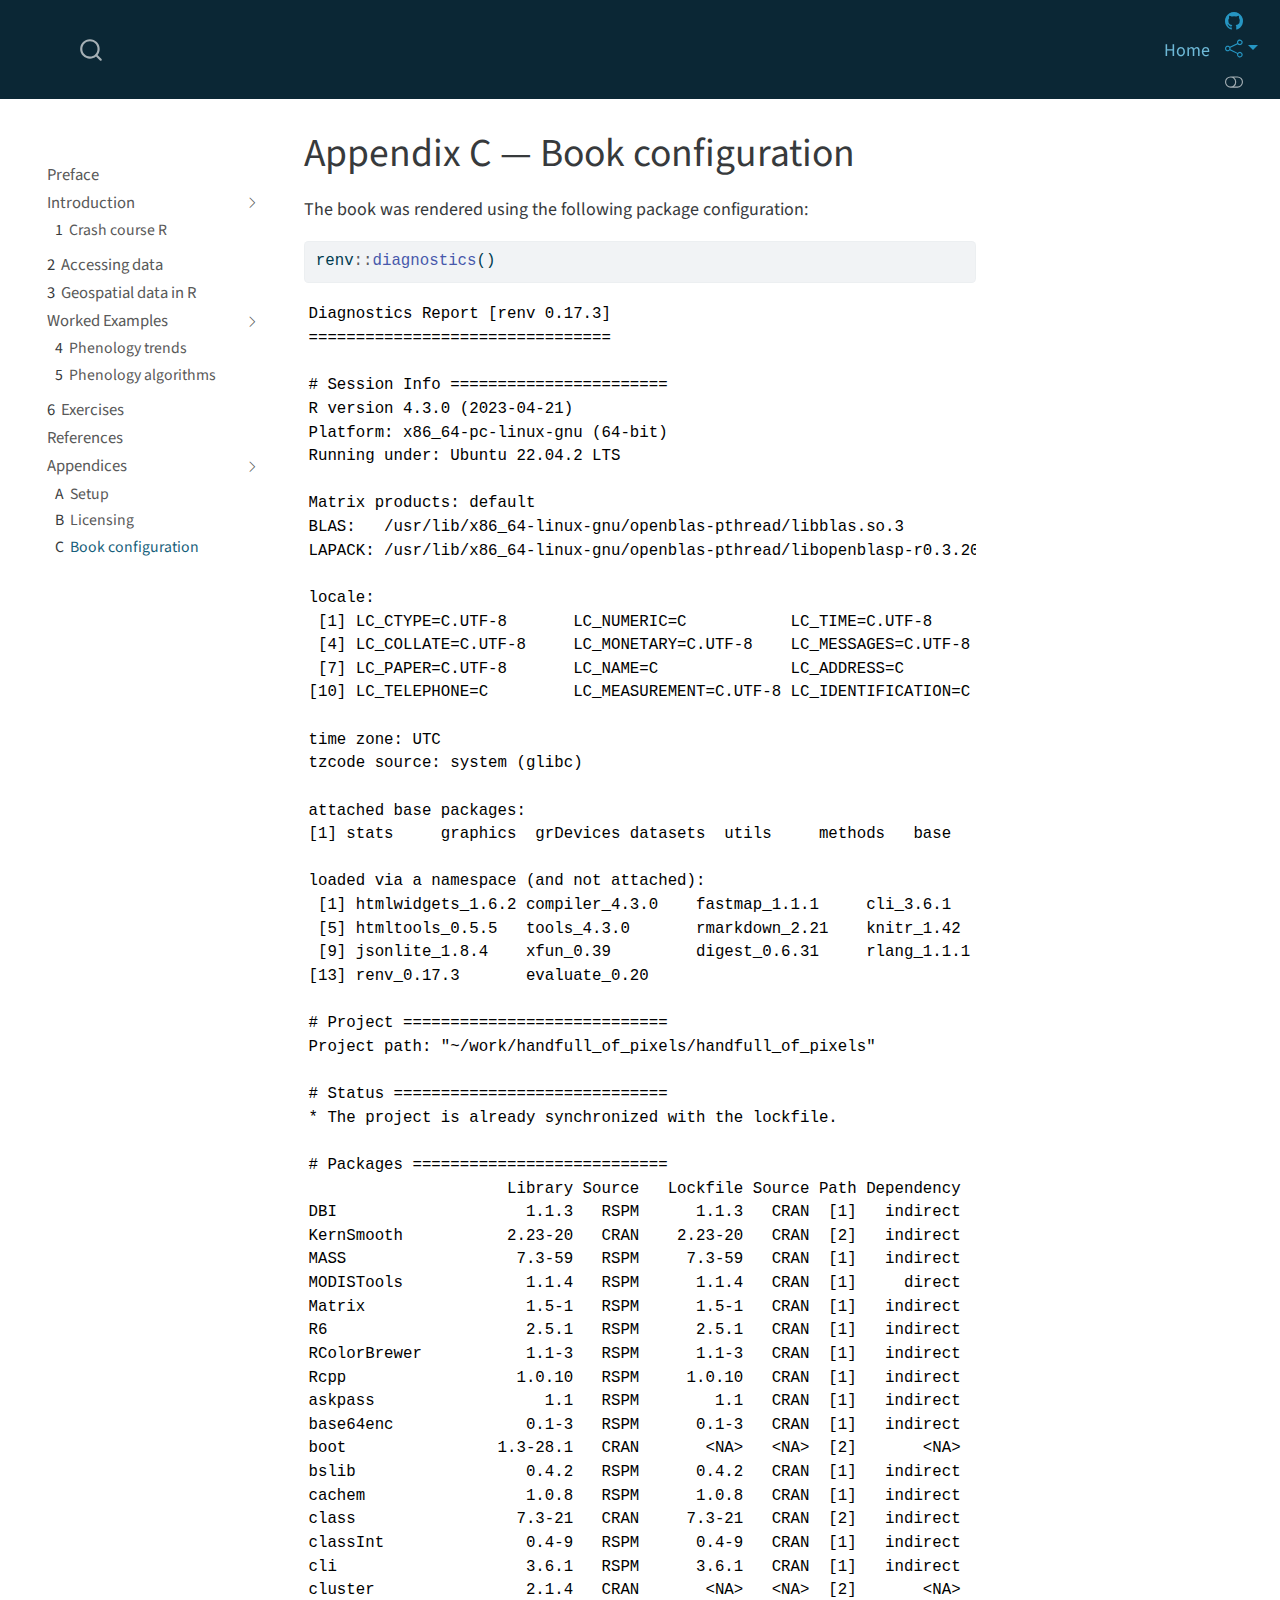
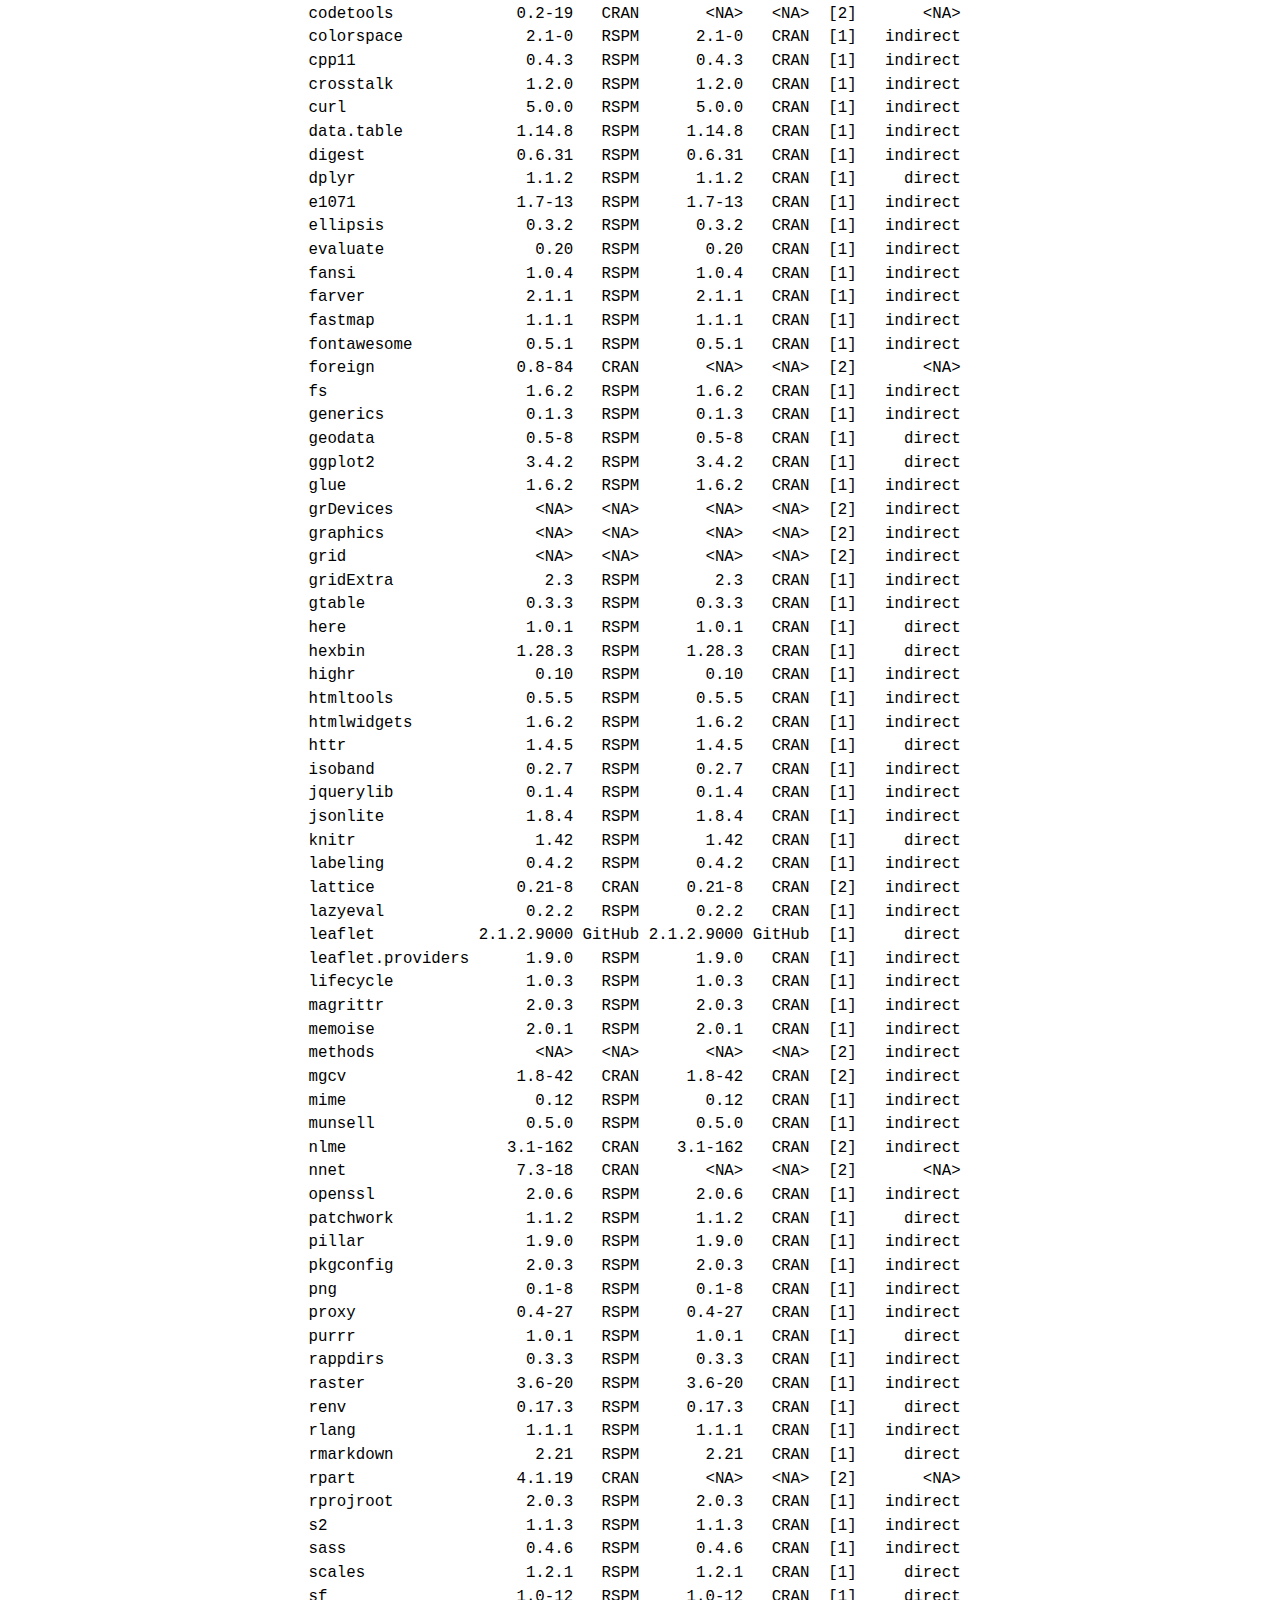
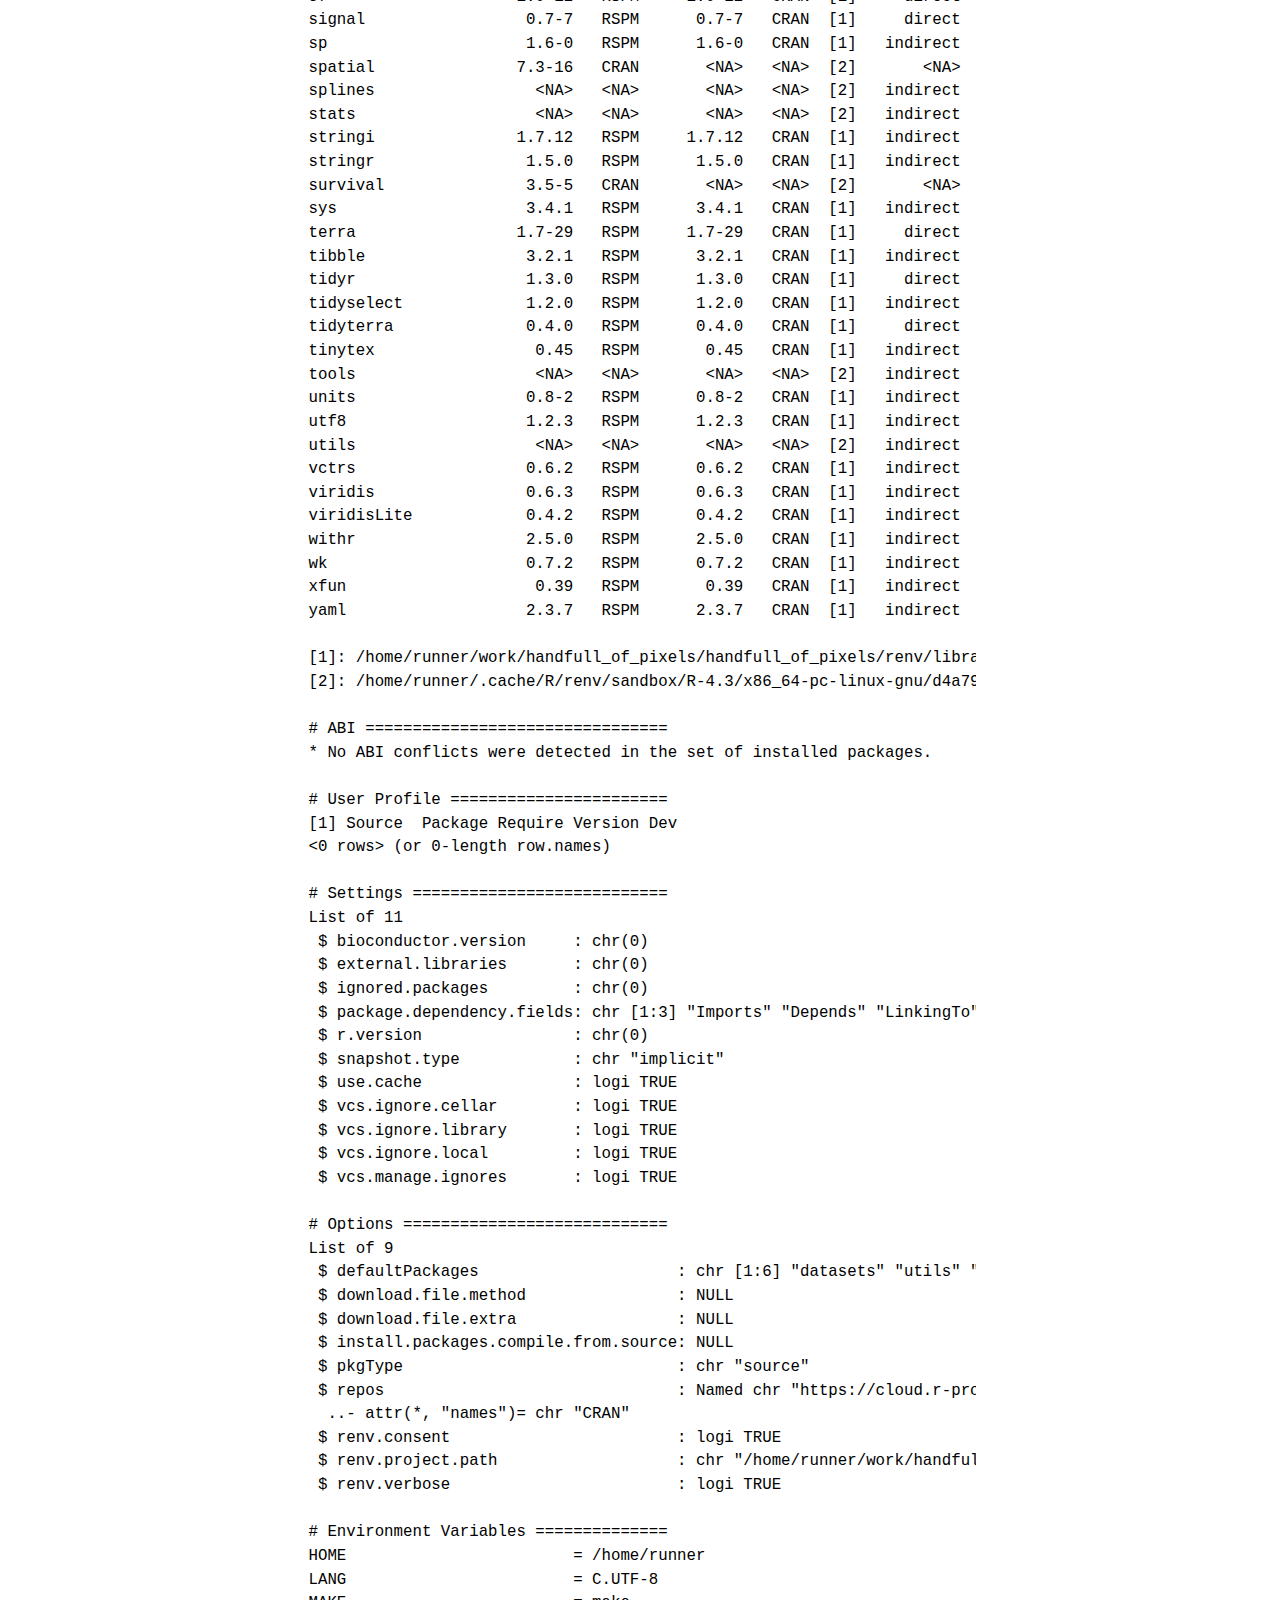
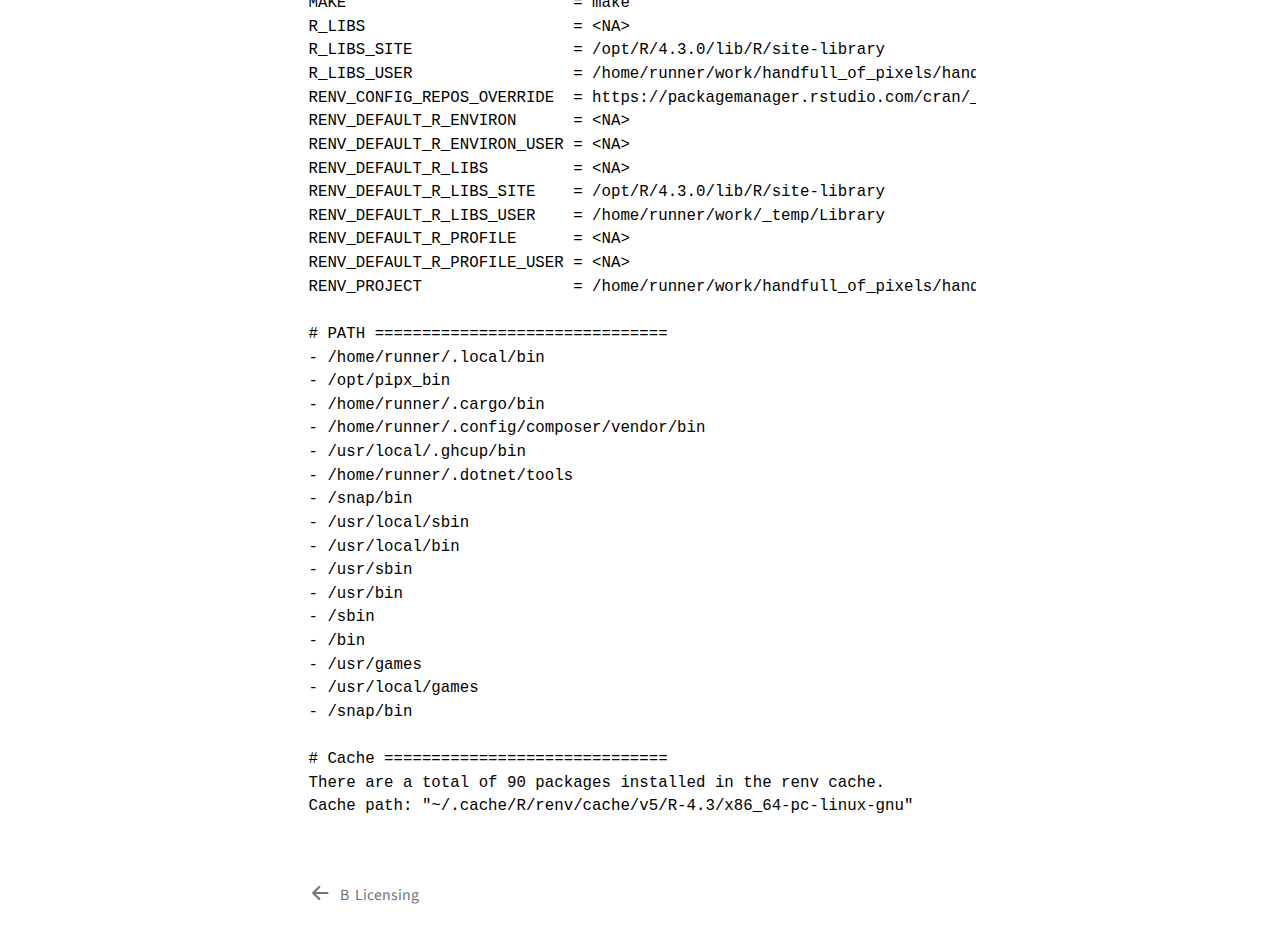
<file: appendix_config.html>
<!DOCTYPE html>
<html xmlns="http://www.w3.org/1999/xhtml" lang="en" xml:lang="en"><head>

<meta charset="utf-8">
<meta name="generator" content="quarto-1.3.353">

<meta name="viewport" content="width=device-width, initial-scale=1.0, user-scalable=yes">


<title>A Handfull of Pixels - Appendix C — Book configuration</title>
<style>
code{white-space: pre-wrap;}
span.smallcaps{font-variant: small-caps;}
div.columns{display: flex; gap: min(4vw, 1.5em);}
div.column{flex: auto; overflow-x: auto;}
div.hanging-indent{margin-left: 1.5em; text-indent: -1.5em;}
ul.task-list{list-style: none;}
ul.task-list li input[type="checkbox"] {
  width: 0.8em;
  margin: 0 0.8em 0.2em -1em; /* quarto-specific, see https://github.com/quarto-dev/quarto-cli/issues/4556 */ 
  vertical-align: middle;
}
/* CSS for syntax highlighting */
pre > code.sourceCode { white-space: pre; position: relative; }
pre > code.sourceCode > span { display: inline-block; line-height: 1.25; }
pre > code.sourceCode > span:empty { height: 1.2em; }
.sourceCode { overflow: visible; }
code.sourceCode > span { color: inherit; text-decoration: inherit; }
div.sourceCode { margin: 1em 0; }
pre.sourceCode { margin: 0; }
@media screen {
div.sourceCode { overflow: auto; }
}
@media print {
pre > code.sourceCode { white-space: pre-wrap; }
pre > code.sourceCode > span { text-indent: -5em; padding-left: 5em; }
}
pre.numberSource code
  { counter-reset: source-line 0; }
pre.numberSource code > span
  { position: relative; left: -4em; counter-increment: source-line; }
pre.numberSource code > span > a:first-child::before
  { content: counter(source-line);
    position: relative; left: -1em; text-align: right; vertical-align: baseline;
    border: none; display: inline-block;
    -webkit-touch-callout: none; -webkit-user-select: none;
    -khtml-user-select: none; -moz-user-select: none;
    -ms-user-select: none; user-select: none;
    padding: 0 4px; width: 4em;
  }
pre.numberSource { margin-left: 3em;  padding-left: 4px; }
div.sourceCode
  {   }
@media screen {
pre > code.sourceCode > span > a:first-child::before { text-decoration: underline; }
}
</style>


<script src="site_libs/quarto-nav/quarto-nav.js"></script>
<script src="site_libs/quarto-nav/headroom.min.js"></script>
<script src="site_libs/clipboard/clipboard.min.js"></script>
<script src="site_libs/quarto-search/autocomplete.umd.js"></script>
<script src="site_libs/quarto-search/fuse.min.js"></script>
<script src="site_libs/quarto-search/quarto-search.js"></script>
<meta name="quarto:offset" content="./">
<link href="./appendix_licensing.html" rel="prev">
<link href="./figures/favicon.ico" rel="icon">
<script src="site_libs/quarto-html/quarto.js"></script>
<script src="site_libs/quarto-html/popper.min.js"></script>
<script src="site_libs/quarto-html/tippy.umd.min.js"></script>
<script src="site_libs/quarto-html/anchor.min.js"></script>
<link href="site_libs/quarto-html/tippy.css" rel="stylesheet">
<link href="site_libs/quarto-html/quarto-syntax-highlighting.css" rel="stylesheet" class="quarto-color-scheme" id="quarto-text-highlighting-styles">
<link href="site_libs/quarto-html/quarto-syntax-highlighting-dark.css" rel="prefetch" class="quarto-color-scheme quarto-color-alternate" id="quarto-text-highlighting-styles">
<script src="site_libs/bootstrap/bootstrap.min.js"></script>
<link href="site_libs/bootstrap/bootstrap-icons.css" rel="stylesheet">
<link href="site_libs/bootstrap/bootstrap.min.css" rel="stylesheet" class="quarto-color-scheme" id="quarto-bootstrap" data-mode="light">
<link href="site_libs/bootstrap/bootstrap-dark.min.css" rel="prefetch" class="quarto-color-scheme quarto-color-alternate" id="quarto-bootstrap" data-mode="dark">
<script id="quarto-search-options" type="application/json">{
  "location": "navbar",
  "copy-button": false,
  "collapse-after": 3,
  "panel-placement": "end",
  "type": "overlay",
  "limit": 20,
  "language": {
    "search-no-results-text": "No results",
    "search-matching-documents-text": "matching documents",
    "search-copy-link-title": "Copy link to search",
    "search-hide-matches-text": "Hide additional matches",
    "search-more-match-text": "more match in this document",
    "search-more-matches-text": "more matches in this document",
    "search-clear-button-title": "Clear",
    "search-detached-cancel-button-title": "Cancel",
    "search-submit-button-title": "Submit"
  }
}</script>


<meta name="twitter:title" content="A Handfull of Pixels - Appendix C — Book configuration">
<meta name="twitter:description" content="">
<meta name="twitter:card" content="summary">
</head>

<body class="nav-sidebar floating nav-fixed">

<div id="quarto-search-results"></div>
  <header id="quarto-header" class="headroom fixed-top">
    <nav class="navbar navbar-expand-lg navbar-dark ">
      <div class="navbar-container container-fluid">
      <div class="navbar-brand-container">
    <a class="navbar-brand" href="./index.html">
    <span class="navbar-title"></span>
    </a>
  </div>
            <div id="quarto-search" class="" title="Search"></div>
          <button class="navbar-toggler" type="button" data-bs-toggle="collapse" data-bs-target="#navbarCollapse" aria-controls="navbarCollapse" aria-expanded="false" aria-label="Toggle navigation" onclick="if (window.quartoToggleHeadroom) { window.quartoToggleHeadroom(); }">
  <span class="navbar-toggler-icon"></span>
</button>
          <div class="collapse navbar-collapse" id="navbarCollapse">
            <ul class="navbar-nav navbar-nav-scroll ms-auto">
  <li class="nav-item">
    <a class="nav-link active" href="./index.html" rel="" target="" aria-current="page">
 <span class="menu-text">Home</span></a>
  </li>  
</ul>
            <div class="quarto-navbar-tools tools-wide">
    <a href="https://github.com/khufkens/handfull_of_pixels/" title="Source Code" class="quarto-navigation-tool px-1" aria-label="Source Code"><i class="bi bi-github"></i></a>
    <div class="dropdown">
      <a href="" title="Share" id="quarto-navigation-tool-dropdown-0" class="quarto-navigation-tool dropdown-toggle px-1" data-bs-toggle="dropdown" aria-expanded="false" aria-label="Share"><i class="bi bi-share"></i></a>
      <ul class="dropdown-menu dropdown-menu-end" aria-labelledby="quarto-navigation-tool-dropdown-0">
          <li>
            <a class="dropdown-item quarto-navbar-tools-item" href="https://twitter.com/intent/tweet?url=|url|">
              <i class="bi bi-bi-twitter pe-1"></i>
            Twitter
            </a>
          </li>
          <li>
            <a class="dropdown-item quarto-navbar-tools-item" href="https://www.facebook.com/sharer/sharer.php?u=|url|">
              <i class="bi bi-bi-facebook pe-1"></i>
            Facebook
            </a>
          </li>
      </ul>
    </div>
  <a href="" class="quarto-color-scheme-toggle quarto-navigation-tool  px-1" onclick="window.quartoToggleColorScheme(); return false;" title="Toggle dark mode"><i class="bi"></i></a>
</div>
          </div> <!-- /navcollapse -->
      </div> <!-- /container-fluid -->
    </nav>
  <nav class="quarto-secondary-nav">
    <div class="container-fluid d-flex">
      <button type="button" class="quarto-btn-toggle btn" data-bs-toggle="collapse" data-bs-target="#quarto-sidebar,#quarto-sidebar-glass" aria-controls="quarto-sidebar" aria-expanded="false" aria-label="Toggle sidebar navigation" onclick="if (window.quartoToggleHeadroom) { window.quartoToggleHeadroom(); }">
        <i class="bi bi-layout-text-sidebar-reverse"></i>
      </button>
      <nav class="quarto-page-breadcrumbs" aria-label="breadcrumb"><ol class="breadcrumb"><li class="breadcrumb-item"><a href="./appendix_setup.html">Appendices</a></li><li class="breadcrumb-item"><a href="./appendix_config.html"><span class="chapter-number">C</span>&nbsp; <span class="chapter-title">Book configuration</span></a></li></ol></nav>
      <a class="flex-grow-1" role="button" data-bs-toggle="collapse" data-bs-target="#quarto-sidebar,#quarto-sidebar-glass" aria-controls="quarto-sidebar" aria-expanded="false" aria-label="Toggle sidebar navigation" onclick="if (window.quartoToggleHeadroom) { window.quartoToggleHeadroom(); }">      
      </a>
      <button type="button" class="btn quarto-search-button" aria-label="Search" onclick="window.quartoOpenSearch();">
        <i class="bi bi-search"></i>
      </button>
    </div>
  </nav>
</header>
<!-- content -->
<div id="quarto-content" class="quarto-container page-columns page-rows-contents page-layout-article page-navbar">
<!-- sidebar -->
  <nav id="quarto-sidebar" class="sidebar collapse collapse-horizontal sidebar-navigation floating overflow-auto">
        <div class="mt-2 flex-shrink-0 align-items-center">
        <div class="sidebar-search">
        <div id="quarto-search" class="" title="Search"></div>
        </div>
        </div>
    <div class="sidebar-menu-container"> 
    <ul class="list-unstyled mt-1">
        <li class="sidebar-item">
  <div class="sidebar-item-container"> 
  <a href="./index.html" class="sidebar-item-text sidebar-link">
 <span class="menu-text">Preface</span></a>
  </div>
</li>
        <li class="sidebar-item sidebar-item-section">
      <div class="sidebar-item-container"> 
            <a href="./intro.html" class="sidebar-item-text sidebar-link">
 <span class="menu-text">Introduction</span></a>
          <a class="sidebar-item-toggle text-start" data-bs-toggle="collapse" data-bs-target="#quarto-sidebar-section-1" aria-expanded="true" aria-label="Toggle section">
            <i class="bi bi-chevron-right ms-2"></i>
          </a> 
      </div>
      <ul id="quarto-sidebar-section-1" class="collapse list-unstyled sidebar-section depth1 show">  
          <li class="sidebar-item">
  <div class="sidebar-item-container"> 
  <a href="./basic_R.html" class="sidebar-item-text sidebar-link">
 <span class="menu-text"><span class="chapter-number">1</span>&nbsp; <span class="chapter-title">Crash course R</span></span></a>
  </div>
</li>
      </ul>
  </li>
        <li class="sidebar-item">
  <div class="sidebar-item-container"> 
  <a href="./gathering_data.html" class="sidebar-item-text sidebar-link">
 <span class="menu-text"><span class="chapter-number">2</span>&nbsp; <span class="chapter-title">Accessing data</span></span></a>
  </div>
</li>
        <li class="sidebar-item">
  <div class="sidebar-item-container"> 
  <a href="./geospatial_R.html" class="sidebar-item-text sidebar-link">
 <span class="menu-text"><span class="chapter-number">3</span>&nbsp; <span class="chapter-title">Geospatial data in R</span></span></a>
  </div>
</li>
        <li class="sidebar-item sidebar-item-section">
      <div class="sidebar-item-container"> 
            <a class="sidebar-item-text sidebar-link text-start" data-bs-toggle="collapse" data-bs-target="#quarto-sidebar-section-2" aria-expanded="true">
 <span class="menu-text">Worked Examples</span></a>
          <a class="sidebar-item-toggle text-start" data-bs-toggle="collapse" data-bs-target="#quarto-sidebar-section-2" aria-expanded="true" aria-label="Toggle section">
            <i class="bi bi-chevron-right ms-2"></i>
          </a> 
      </div>
      <ul id="quarto-sidebar-section-2" class="collapse list-unstyled sidebar-section depth1 show">  
          <li class="sidebar-item">
  <div class="sidebar-item-container"> 
  <a href="./phenology_trends.html" class="sidebar-item-text sidebar-link">
 <span class="menu-text"><span class="chapter-number">4</span>&nbsp; <span class="chapter-title">Phenology trends</span></span></a>
  </div>
</li>
          <li class="sidebar-item">
  <div class="sidebar-item-container"> 
  <a href="./phenology_algorithms.html" class="sidebar-item-text sidebar-link">
 <span class="menu-text"><span class="chapter-number">5</span>&nbsp; <span class="chapter-title">Phenology algorithms</span></span></a>
  </div>
</li>
      </ul>
  </li>
        <li class="sidebar-item">
  <div class="sidebar-item-container"> 
  <a href="./exercises.html" class="sidebar-item-text sidebar-link">
 <span class="menu-text"><span class="chapter-number">6</span>&nbsp; <span class="chapter-title">Exercises</span></span></a>
  </div>
</li>
        <li class="sidebar-item">
  <div class="sidebar-item-container"> 
  <a href="./references.html" class="sidebar-item-text sidebar-link">
 <span class="menu-text">References</span></a>
  </div>
</li>
        <li class="sidebar-item sidebar-item-section">
      <div class="sidebar-item-container"> 
            <a class="sidebar-item-text sidebar-link text-start" data-bs-toggle="collapse" data-bs-target="#quarto-sidebar-section-3" aria-expanded="true">
 <span class="menu-text">Appendices</span></a>
          <a class="sidebar-item-toggle text-start" data-bs-toggle="collapse" data-bs-target="#quarto-sidebar-section-3" aria-expanded="true" aria-label="Toggle section">
            <i class="bi bi-chevron-right ms-2"></i>
          </a> 
      </div>
      <ul id="quarto-sidebar-section-3" class="collapse list-unstyled sidebar-section depth1 show">  
          <li class="sidebar-item">
  <div class="sidebar-item-container"> 
  <a href="./appendix_setup.html" class="sidebar-item-text sidebar-link">
 <span class="menu-text"><span class="chapter-number">A</span>&nbsp; <span class="chapter-title">Setup</span></span></a>
  </div>
</li>
          <li class="sidebar-item">
  <div class="sidebar-item-container"> 
  <a href="./appendix_licensing.html" class="sidebar-item-text sidebar-link">
 <span class="menu-text"><span class="chapter-number">B</span>&nbsp; <span class="chapter-title">Licensing</span></span></a>
  </div>
</li>
          <li class="sidebar-item">
  <div class="sidebar-item-container"> 
  <a href="./appendix_config.html" class="sidebar-item-text sidebar-link active">
 <span class="menu-text"><span class="chapter-number">C</span>&nbsp; <span class="chapter-title">Book configuration</span></span></a>
  </div>
</li>
      </ul>
  </li>
    </ul>
    </div>
</nav>
<div id="quarto-sidebar-glass" data-bs-toggle="collapse" data-bs-target="#quarto-sidebar,#quarto-sidebar-glass"></div>
<!-- margin-sidebar -->
    <div id="quarto-margin-sidebar" class="sidebar margin-sidebar">
        
    </div>
<!-- main -->
<main class="content" id="quarto-document-content">

<header id="title-block-header" class="quarto-title-block default">
<div class="quarto-title">
<h1 class="title"><span id="sec-bookinfo" class="quarto-section-identifier">Appendix C — Book configuration</span></h1>
</div>



<div class="quarto-title-meta">

    
  
    
  </div>
  

</header>

<p>The book was rendered using the following package configuration:</p>
<div class="cell">
<div class="sourceCode cell-code" id="cb1"><pre class="sourceCode r code-with-copy"><code class="sourceCode r"><span id="cb1-1"><a href="#cb1-1" aria-hidden="true" tabindex="-1"></a>renv<span class="sc">::</span><span class="fu">diagnostics</span>()</span></code><button title="Copy to Clipboard" class="code-copy-button"><i class="bi"></i></button></pre></div>
<div class="cell-output cell-output-stdout">
<pre><code>Diagnostics Report [renv 0.17.3]
================================

# Session Info =======================
R version 4.3.0 (2023-04-21)
Platform: x86_64-pc-linux-gnu (64-bit)
Running under: Ubuntu 22.04.2 LTS

Matrix products: default
BLAS:   /usr/lib/x86_64-linux-gnu/openblas-pthread/libblas.so.3 
LAPACK: /usr/lib/x86_64-linux-gnu/openblas-pthread/libopenblasp-r0.3.20.so;  LAPACK version 3.10.0

locale:
 [1] LC_CTYPE=C.UTF-8       LC_NUMERIC=C           LC_TIME=C.UTF-8       
 [4] LC_COLLATE=C.UTF-8     LC_MONETARY=C.UTF-8    LC_MESSAGES=C.UTF-8   
 [7] LC_PAPER=C.UTF-8       LC_NAME=C              LC_ADDRESS=C          
[10] LC_TELEPHONE=C         LC_MEASUREMENT=C.UTF-8 LC_IDENTIFICATION=C   

time zone: UTC
tzcode source: system (glibc)

attached base packages:
[1] stats     graphics  grDevices datasets  utils     methods   base     

loaded via a namespace (and not attached):
 [1] htmlwidgets_1.6.2 compiler_4.3.0    fastmap_1.1.1     cli_3.6.1        
 [5] htmltools_0.5.5   tools_4.3.0       rmarkdown_2.21    knitr_1.42       
 [9] jsonlite_1.8.4    xfun_0.39         digest_0.6.31     rlang_1.1.1      
[13] renv_0.17.3       evaluate_0.20    

# Project ============================
Project path: "~/work/handfull_of_pixels/handfull_of_pixels"

# Status =============================
* The project is already synchronized with the lockfile.

# Packages ===========================
                     Library Source   Lockfile Source Path Dependency
DBI                    1.1.3   RSPM      1.1.3   CRAN  [1]   indirect
KernSmooth           2.23-20   CRAN    2.23-20   CRAN  [2]   indirect
MASS                  7.3-59   RSPM     7.3-59   CRAN  [1]   indirect
MODISTools             1.1.4   RSPM      1.1.4   CRAN  [1]     direct
Matrix                 1.5-1   RSPM      1.5-1   CRAN  [1]   indirect
R6                     2.5.1   RSPM      2.5.1   CRAN  [1]   indirect
RColorBrewer           1.1-3   RSPM      1.1-3   CRAN  [1]   indirect
Rcpp                  1.0.10   RSPM     1.0.10   CRAN  [1]   indirect
askpass                  1.1   RSPM        1.1   CRAN  [1]   indirect
base64enc              0.1-3   RSPM      0.1-3   CRAN  [1]   indirect
boot                1.3-28.1   CRAN       &lt;NA&gt;   &lt;NA&gt;  [2]       &lt;NA&gt;
bslib                  0.4.2   RSPM      0.4.2   CRAN  [1]   indirect
cachem                 1.0.8   RSPM      1.0.8   CRAN  [1]   indirect
class                 7.3-21   CRAN     7.3-21   CRAN  [2]   indirect
classInt               0.4-9   RSPM      0.4-9   CRAN  [1]   indirect
cli                    3.6.1   RSPM      3.6.1   CRAN  [1]   indirect
cluster                2.1.4   CRAN       &lt;NA&gt;   &lt;NA&gt;  [2]       &lt;NA&gt;
codetools             0.2-19   CRAN       &lt;NA&gt;   &lt;NA&gt;  [2]       &lt;NA&gt;
colorspace             2.1-0   RSPM      2.1-0   CRAN  [1]   indirect
cpp11                  0.4.3   RSPM      0.4.3   CRAN  [1]   indirect
crosstalk              1.2.0   RSPM      1.2.0   CRAN  [1]   indirect
curl                   5.0.0   RSPM      5.0.0   CRAN  [1]   indirect
data.table            1.14.8   RSPM     1.14.8   CRAN  [1]   indirect
digest                0.6.31   RSPM     0.6.31   CRAN  [1]   indirect
dplyr                  1.1.2   RSPM      1.1.2   CRAN  [1]     direct
e1071                 1.7-13   RSPM     1.7-13   CRAN  [1]   indirect
ellipsis               0.3.2   RSPM      0.3.2   CRAN  [1]   indirect
evaluate                0.20   RSPM       0.20   CRAN  [1]   indirect
fansi                  1.0.4   RSPM      1.0.4   CRAN  [1]   indirect
farver                 2.1.1   RSPM      2.1.1   CRAN  [1]   indirect
fastmap                1.1.1   RSPM      1.1.1   CRAN  [1]   indirect
fontawesome            0.5.1   RSPM      0.5.1   CRAN  [1]   indirect
foreign               0.8-84   CRAN       &lt;NA&gt;   &lt;NA&gt;  [2]       &lt;NA&gt;
fs                     1.6.2   RSPM      1.6.2   CRAN  [1]   indirect
generics               0.1.3   RSPM      0.1.3   CRAN  [1]   indirect
geodata                0.5-8   RSPM      0.5-8   CRAN  [1]     direct
ggplot2                3.4.2   RSPM      3.4.2   CRAN  [1]     direct
glue                   1.6.2   RSPM      1.6.2   CRAN  [1]   indirect
grDevices               &lt;NA&gt;   &lt;NA&gt;       &lt;NA&gt;   &lt;NA&gt;  [2]   indirect
graphics                &lt;NA&gt;   &lt;NA&gt;       &lt;NA&gt;   &lt;NA&gt;  [2]   indirect
grid                    &lt;NA&gt;   &lt;NA&gt;       &lt;NA&gt;   &lt;NA&gt;  [2]   indirect
gridExtra                2.3   RSPM        2.3   CRAN  [1]   indirect
gtable                 0.3.3   RSPM      0.3.3   CRAN  [1]   indirect
here                   1.0.1   RSPM      1.0.1   CRAN  [1]     direct
hexbin                1.28.3   RSPM     1.28.3   CRAN  [1]     direct
highr                   0.10   RSPM       0.10   CRAN  [1]   indirect
htmltools              0.5.5   RSPM      0.5.5   CRAN  [1]   indirect
htmlwidgets            1.6.2   RSPM      1.6.2   CRAN  [1]   indirect
httr                   1.4.5   RSPM      1.4.5   CRAN  [1]     direct
isoband                0.2.7   RSPM      0.2.7   CRAN  [1]   indirect
jquerylib              0.1.4   RSPM      0.1.4   CRAN  [1]   indirect
jsonlite               1.8.4   RSPM      1.8.4   CRAN  [1]   indirect
knitr                   1.42   RSPM       1.42   CRAN  [1]     direct
labeling               0.4.2   RSPM      0.4.2   CRAN  [1]   indirect
lattice               0.21-8   CRAN     0.21-8   CRAN  [2]   indirect
lazyeval               0.2.2   RSPM      0.2.2   CRAN  [1]   indirect
leaflet           2.1.2.9000 GitHub 2.1.2.9000 GitHub  [1]     direct
leaflet.providers      1.9.0   RSPM      1.9.0   CRAN  [1]   indirect
lifecycle              1.0.3   RSPM      1.0.3   CRAN  [1]   indirect
magrittr               2.0.3   RSPM      2.0.3   CRAN  [1]   indirect
memoise                2.0.1   RSPM      2.0.1   CRAN  [1]   indirect
methods                 &lt;NA&gt;   &lt;NA&gt;       &lt;NA&gt;   &lt;NA&gt;  [2]   indirect
mgcv                  1.8-42   CRAN     1.8-42   CRAN  [2]   indirect
mime                    0.12   RSPM       0.12   CRAN  [1]   indirect
munsell                0.5.0   RSPM      0.5.0   CRAN  [1]   indirect
nlme                 3.1-162   CRAN    3.1-162   CRAN  [2]   indirect
nnet                  7.3-18   CRAN       &lt;NA&gt;   &lt;NA&gt;  [2]       &lt;NA&gt;
openssl                2.0.6   RSPM      2.0.6   CRAN  [1]   indirect
patchwork              1.1.2   RSPM      1.1.2   CRAN  [1]     direct
pillar                 1.9.0   RSPM      1.9.0   CRAN  [1]   indirect
pkgconfig              2.0.3   RSPM      2.0.3   CRAN  [1]   indirect
png                    0.1-8   RSPM      0.1-8   CRAN  [1]   indirect
proxy                 0.4-27   RSPM     0.4-27   CRAN  [1]   indirect
purrr                  1.0.1   RSPM      1.0.1   CRAN  [1]     direct
rappdirs               0.3.3   RSPM      0.3.3   CRAN  [1]   indirect
raster                3.6-20   RSPM     3.6-20   CRAN  [1]   indirect
renv                  0.17.3   RSPM     0.17.3   CRAN  [1]     direct
rlang                  1.1.1   RSPM      1.1.1   CRAN  [1]   indirect
rmarkdown               2.21   RSPM       2.21   CRAN  [1]     direct
rpart                 4.1.19   CRAN       &lt;NA&gt;   &lt;NA&gt;  [2]       &lt;NA&gt;
rprojroot              2.0.3   RSPM      2.0.3   CRAN  [1]   indirect
s2                     1.1.3   RSPM      1.1.3   CRAN  [1]   indirect
sass                   0.4.6   RSPM      0.4.6   CRAN  [1]   indirect
scales                 1.2.1   RSPM      1.2.1   CRAN  [1]     direct
sf                    1.0-12   RSPM     1.0-12   CRAN  [1]     direct
signal                 0.7-7   RSPM      0.7-7   CRAN  [1]     direct
sp                     1.6-0   RSPM      1.6-0   CRAN  [1]   indirect
spatial               7.3-16   CRAN       &lt;NA&gt;   &lt;NA&gt;  [2]       &lt;NA&gt;
splines                 &lt;NA&gt;   &lt;NA&gt;       &lt;NA&gt;   &lt;NA&gt;  [2]   indirect
stats                   &lt;NA&gt;   &lt;NA&gt;       &lt;NA&gt;   &lt;NA&gt;  [2]   indirect
stringi               1.7.12   RSPM     1.7.12   CRAN  [1]   indirect
stringr                1.5.0   RSPM      1.5.0   CRAN  [1]   indirect
survival               3.5-5   CRAN       &lt;NA&gt;   &lt;NA&gt;  [2]       &lt;NA&gt;
sys                    3.4.1   RSPM      3.4.1   CRAN  [1]   indirect
terra                 1.7-29   RSPM     1.7-29   CRAN  [1]     direct
tibble                 3.2.1   RSPM      3.2.1   CRAN  [1]   indirect
tidyr                  1.3.0   RSPM      1.3.0   CRAN  [1]     direct
tidyselect             1.2.0   RSPM      1.2.0   CRAN  [1]   indirect
tidyterra              0.4.0   RSPM      0.4.0   CRAN  [1]     direct
tinytex                 0.45   RSPM       0.45   CRAN  [1]   indirect
tools                   &lt;NA&gt;   &lt;NA&gt;       &lt;NA&gt;   &lt;NA&gt;  [2]   indirect
units                  0.8-2   RSPM      0.8-2   CRAN  [1]   indirect
utf8                   1.2.3   RSPM      1.2.3   CRAN  [1]   indirect
utils                   &lt;NA&gt;   &lt;NA&gt;       &lt;NA&gt;   &lt;NA&gt;  [2]   indirect
vctrs                  0.6.2   RSPM      0.6.2   CRAN  [1]   indirect
viridis                0.6.3   RSPM      0.6.3   CRAN  [1]   indirect
viridisLite            0.4.2   RSPM      0.4.2   CRAN  [1]   indirect
withr                  2.5.0   RSPM      2.5.0   CRAN  [1]   indirect
wk                     0.7.2   RSPM      0.7.2   CRAN  [1]   indirect
xfun                    0.39   RSPM       0.39   CRAN  [1]   indirect
yaml                   2.3.7   RSPM      2.3.7   CRAN  [1]   indirect

[1]: /home/runner/work/handfull_of_pixels/handfull_of_pixels/renv/library/R-4.3/x86_64-pc-linux-gnu
[2]: /home/runner/.cache/R/renv/sandbox/R-4.3/x86_64-pc-linux-gnu/d4a79710                         

# ABI ================================
* No ABI conflicts were detected in the set of installed packages.

# User Profile =======================
[1] Source  Package Require Version Dev    
&lt;0 rows&gt; (or 0-length row.names)

# Settings ===========================
List of 11
 $ bioconductor.version     : chr(0) 
 $ external.libraries       : chr(0) 
 $ ignored.packages         : chr(0) 
 $ package.dependency.fields: chr [1:3] "Imports" "Depends" "LinkingTo"
 $ r.version                : chr(0) 
 $ snapshot.type            : chr "implicit"
 $ use.cache                : logi TRUE
 $ vcs.ignore.cellar        : logi TRUE
 $ vcs.ignore.library       : logi TRUE
 $ vcs.ignore.local         : logi TRUE
 $ vcs.manage.ignores       : logi TRUE

# Options ============================
List of 9
 $ defaultPackages                     : chr [1:6] "datasets" "utils" "grDevices" "graphics" ...
 $ download.file.method                : NULL
 $ download.file.extra                 : NULL
 $ install.packages.compile.from.source: NULL
 $ pkgType                             : chr "source"
 $ repos                               : Named chr "https://cloud.r-project.org"
  ..- attr(*, "names")= chr "CRAN"
 $ renv.consent                        : logi TRUE
 $ renv.project.path                   : chr "/home/runner/work/handfull_of_pixels/handfull_of_pixels"
 $ renv.verbose                        : logi TRUE

# Environment Variables ==============
HOME                        = /home/runner
LANG                        = C.UTF-8
MAKE                        = make
R_LIBS                      = &lt;NA&gt;
R_LIBS_SITE                 = /opt/R/4.3.0/lib/R/site-library
R_LIBS_USER                 = /home/runner/work/handfull_of_pixels/handfull_of_pixels/renv/library/R-4.3/x86_64-pc-linux-gnu:/home/runner/.cache/R/renv/sandbox/R-4.3/x86_64-pc-linux-gnu/d4a79710
RENV_CONFIG_REPOS_OVERRIDE  = https://packagemanager.rstudio.com/cran/__linux__/jammy/latest
RENV_DEFAULT_R_ENVIRON      = &lt;NA&gt;
RENV_DEFAULT_R_ENVIRON_USER = &lt;NA&gt;
RENV_DEFAULT_R_LIBS         = &lt;NA&gt;
RENV_DEFAULT_R_LIBS_SITE    = /opt/R/4.3.0/lib/R/site-library
RENV_DEFAULT_R_LIBS_USER    = /home/runner/work/_temp/Library
RENV_DEFAULT_R_PROFILE      = &lt;NA&gt;
RENV_DEFAULT_R_PROFILE_USER = &lt;NA&gt;
RENV_PROJECT                = /home/runner/work/handfull_of_pixels/handfull_of_pixels

# PATH ===============================
- /home/runner/.local/bin
- /opt/pipx_bin
- /home/runner/.cargo/bin
- /home/runner/.config/composer/vendor/bin
- /usr/local/.ghcup/bin
- /home/runner/.dotnet/tools
- /snap/bin
- /usr/local/sbin
- /usr/local/bin
- /usr/sbin
- /usr/bin
- /sbin
- /bin
- /usr/games
- /usr/local/games
- /snap/bin

# Cache ==============================
There are a total of 90 packages installed in the renv cache.
Cache path: "~/.cache/R/renv/cache/v5/R-4.3/x86_64-pc-linux-gnu"</code></pre>
</div>
</div>



</main> <!-- /main -->
<script id="quarto-html-after-body" type="application/javascript">
window.document.addEventListener("DOMContentLoaded", function (event) {
  const toggleBodyColorMode = (bsSheetEl) => {
    const mode = bsSheetEl.getAttribute("data-mode");
    const bodyEl = window.document.querySelector("body");
    if (mode === "dark") {
      bodyEl.classList.add("quarto-dark");
      bodyEl.classList.remove("quarto-light");
    } else {
      bodyEl.classList.add("quarto-light");
      bodyEl.classList.remove("quarto-dark");
    }
  }
  const toggleBodyColorPrimary = () => {
    const bsSheetEl = window.document.querySelector("link#quarto-bootstrap");
    if (bsSheetEl) {
      toggleBodyColorMode(bsSheetEl);
    }
  }
  toggleBodyColorPrimary();  
  const disableStylesheet = (stylesheets) => {
    for (let i=0; i < stylesheets.length; i++) {
      const stylesheet = stylesheets[i];
      stylesheet.rel = 'prefetch';
    }
  }
  const enableStylesheet = (stylesheets) => {
    for (let i=0; i < stylesheets.length; i++) {
      const stylesheet = stylesheets[i];
      stylesheet.rel = 'stylesheet';
    }
  }
  const manageTransitions = (selector, allowTransitions) => {
    const els = window.document.querySelectorAll(selector);
    for (let i=0; i < els.length; i++) {
      const el = els[i];
      if (allowTransitions) {
        el.classList.remove('notransition');
      } else {
        el.classList.add('notransition');
      }
    }
  }
  const toggleColorMode = (alternate) => {
    // Switch the stylesheets
    const alternateStylesheets = window.document.querySelectorAll('link.quarto-color-scheme.quarto-color-alternate');
    manageTransitions('#quarto-margin-sidebar .nav-link', false);
    if (alternate) {
      enableStylesheet(alternateStylesheets);
      for (const sheetNode of alternateStylesheets) {
        if (sheetNode.id === "quarto-bootstrap") {
          toggleBodyColorMode(sheetNode);
        }
      }
    } else {
      disableStylesheet(alternateStylesheets);
      toggleBodyColorPrimary();
    }
    manageTransitions('#quarto-margin-sidebar .nav-link', true);
    // Switch the toggles
    const toggles = window.document.querySelectorAll('.quarto-color-scheme-toggle');
    for (let i=0; i < toggles.length; i++) {
      const toggle = toggles[i];
      if (toggle) {
        if (alternate) {
          toggle.classList.add("alternate");     
        } else {
          toggle.classList.remove("alternate");
        }
      }
    }
    // Hack to workaround the fact that safari doesn't
    // properly recolor the scrollbar when toggling (#1455)
    if (navigator.userAgent.indexOf('Safari') > 0 && navigator.userAgent.indexOf('Chrome') == -1) {
      manageTransitions("body", false);
      window.scrollTo(0, 1);
      setTimeout(() => {
        window.scrollTo(0, 0);
        manageTransitions("body", true);
      }, 40);  
    }
  }
  const isFileUrl = () => { 
    return window.location.protocol === 'file:';
  }
  const hasAlternateSentinel = () => {  
    let styleSentinel = getColorSchemeSentinel();
    if (styleSentinel !== null) {
      return styleSentinel === "alternate";
    } else {
      return false;
    }
  }
  const setStyleSentinel = (alternate) => {
    const value = alternate ? "alternate" : "default";
    if (!isFileUrl()) {
      window.localStorage.setItem("quarto-color-scheme", value);
    } else {
      localAlternateSentinel = value;
    }
  }
  const getColorSchemeSentinel = () => {
    if (!isFileUrl()) {
      const storageValue = window.localStorage.getItem("quarto-color-scheme");
      return storageValue != null ? storageValue : localAlternateSentinel;
    } else {
      return localAlternateSentinel;
    }
  }
  let localAlternateSentinel = 'default';
  // Dark / light mode switch
  window.quartoToggleColorScheme = () => {
    // Read the current dark / light value 
    let toAlternate = !hasAlternateSentinel();
    toggleColorMode(toAlternate);
    setStyleSentinel(toAlternate);
  };
  // Ensure there is a toggle, if there isn't float one in the top right
  if (window.document.querySelector('.quarto-color-scheme-toggle') === null) {
    const a = window.document.createElement('a');
    a.classList.add('top-right');
    a.classList.add('quarto-color-scheme-toggle');
    a.href = "";
    a.onclick = function() { try { window.quartoToggleColorScheme(); } catch {} return false; };
    const i = window.document.createElement("i");
    i.classList.add('bi');
    a.appendChild(i);
    window.document.body.appendChild(a);
  }
  // Switch to dark mode if need be
  if (hasAlternateSentinel()) {
    toggleColorMode(true);
  } else {
    toggleColorMode(false);
  }
  const icon = "";
  const anchorJS = new window.AnchorJS();
  anchorJS.options = {
    placement: 'right',
    icon: icon
  };
  anchorJS.add('.anchored');
  const isCodeAnnotation = (el) => {
    for (const clz of el.classList) {
      if (clz.startsWith('code-annotation-')) {                     
        return true;
      }
    }
    return false;
  }
  const clipboard = new window.ClipboardJS('.code-copy-button', {
    text: function(trigger) {
      const codeEl = trigger.previousElementSibling.cloneNode(true);
      for (const childEl of codeEl.children) {
        if (isCodeAnnotation(childEl)) {
          childEl.remove();
        }
      }
      return codeEl.innerText;
    }
  });
  clipboard.on('success', function(e) {
    // button target
    const button = e.trigger;
    // don't keep focus
    button.blur();
    // flash "checked"
    button.classList.add('code-copy-button-checked');
    var currentTitle = button.getAttribute("title");
    button.setAttribute("title", "Copied!");
    let tooltip;
    if (window.bootstrap) {
      button.setAttribute("data-bs-toggle", "tooltip");
      button.setAttribute("data-bs-placement", "left");
      button.setAttribute("data-bs-title", "Copied!");
      tooltip = new bootstrap.Tooltip(button, 
        { trigger: "manual", 
          customClass: "code-copy-button-tooltip",
          offset: [0, -8]});
      tooltip.show();    
    }
    setTimeout(function() {
      if (tooltip) {
        tooltip.hide();
        button.removeAttribute("data-bs-title");
        button.removeAttribute("data-bs-toggle");
        button.removeAttribute("data-bs-placement");
      }
      button.setAttribute("title", currentTitle);
      button.classList.remove('code-copy-button-checked');
    }, 1000);
    // clear code selection
    e.clearSelection();
  });
  function tippyHover(el, contentFn) {
    const config = {
      allowHTML: true,
      content: contentFn,
      maxWidth: 500,
      delay: 100,
      arrow: false,
      appendTo: function(el) {
          return el.parentElement;
      },
      interactive: true,
      interactiveBorder: 10,
      theme: 'quarto',
      placement: 'bottom-start'
    };
    window.tippy(el, config); 
  }
  const noterefs = window.document.querySelectorAll('a[role="doc-noteref"]');
  for (var i=0; i<noterefs.length; i++) {
    const ref = noterefs[i];
    tippyHover(ref, function() {
      // use id or data attribute instead here
      let href = ref.getAttribute('data-footnote-href') || ref.getAttribute('href');
      try { href = new URL(href).hash; } catch {}
      const id = href.replace(/^#\/?/, "");
      const note = window.document.getElementById(id);
      return note.innerHTML;
    });
  }
      let selectedAnnoteEl;
      const selectorForAnnotation = ( cell, annotation) => {
        let cellAttr = 'data-code-cell="' + cell + '"';
        let lineAttr = 'data-code-annotation="' +  annotation + '"';
        const selector = 'span[' + cellAttr + '][' + lineAttr + ']';
        return selector;
      }
      const selectCodeLines = (annoteEl) => {
        const doc = window.document;
        const targetCell = annoteEl.getAttribute("data-target-cell");
        const targetAnnotation = annoteEl.getAttribute("data-target-annotation");
        const annoteSpan = window.document.querySelector(selectorForAnnotation(targetCell, targetAnnotation));
        const lines = annoteSpan.getAttribute("data-code-lines").split(",");
        const lineIds = lines.map((line) => {
          return targetCell + "-" + line;
        })
        let top = null;
        let height = null;
        let parent = null;
        if (lineIds.length > 0) {
            //compute the position of the single el (top and bottom and make a div)
            const el = window.document.getElementById(lineIds[0]);
            top = el.offsetTop;
            height = el.offsetHeight;
            parent = el.parentElement.parentElement;
          if (lineIds.length > 1) {
            const lastEl = window.document.getElementById(lineIds[lineIds.length - 1]);
            const bottom = lastEl.offsetTop + lastEl.offsetHeight;
            height = bottom - top;
          }
          if (top !== null && height !== null && parent !== null) {
            // cook up a div (if necessary) and position it 
            let div = window.document.getElementById("code-annotation-line-highlight");
            if (div === null) {
              div = window.document.createElement("div");
              div.setAttribute("id", "code-annotation-line-highlight");
              div.style.position = 'absolute';
              parent.appendChild(div);
            }
            div.style.top = top - 2 + "px";
            div.style.height = height + 4 + "px";
            let gutterDiv = window.document.getElementById("code-annotation-line-highlight-gutter");
            if (gutterDiv === null) {
              gutterDiv = window.document.createElement("div");
              gutterDiv.setAttribute("id", "code-annotation-line-highlight-gutter");
              gutterDiv.style.position = 'absolute';
              const codeCell = window.document.getElementById(targetCell);
              const gutter = codeCell.querySelector('.code-annotation-gutter');
              gutter.appendChild(gutterDiv);
            }
            gutterDiv.style.top = top - 2 + "px";
            gutterDiv.style.height = height + 4 + "px";
          }
          selectedAnnoteEl = annoteEl;
        }
      };
      const unselectCodeLines = () => {
        const elementsIds = ["code-annotation-line-highlight", "code-annotation-line-highlight-gutter"];
        elementsIds.forEach((elId) => {
          const div = window.document.getElementById(elId);
          if (div) {
            div.remove();
          }
        });
        selectedAnnoteEl = undefined;
      };
      // Attach click handler to the DT
      const annoteDls = window.document.querySelectorAll('dt[data-target-cell]');
      for (const annoteDlNode of annoteDls) {
        annoteDlNode.addEventListener('click', (event) => {
          const clickedEl = event.target;
          if (clickedEl !== selectedAnnoteEl) {
            unselectCodeLines();
            const activeEl = window.document.querySelector('dt[data-target-cell].code-annotation-active');
            if (activeEl) {
              activeEl.classList.remove('code-annotation-active');
            }
            selectCodeLines(clickedEl);
            clickedEl.classList.add('code-annotation-active');
          } else {
            // Unselect the line
            unselectCodeLines();
            clickedEl.classList.remove('code-annotation-active');
          }
        });
      }
  const findCites = (el) => {
    const parentEl = el.parentElement;
    if (parentEl) {
      const cites = parentEl.dataset.cites;
      if (cites) {
        return {
          el,
          cites: cites.split(' ')
        };
      } else {
        return findCites(el.parentElement)
      }
    } else {
      return undefined;
    }
  };
  var bibliorefs = window.document.querySelectorAll('a[role="doc-biblioref"]');
  for (var i=0; i<bibliorefs.length; i++) {
    const ref = bibliorefs[i];
    const citeInfo = findCites(ref);
    if (citeInfo) {
      tippyHover(citeInfo.el, function() {
        var popup = window.document.createElement('div');
        citeInfo.cites.forEach(function(cite) {
          var citeDiv = window.document.createElement('div');
          citeDiv.classList.add('hanging-indent');
          citeDiv.classList.add('csl-entry');
          var biblioDiv = window.document.getElementById('ref-' + cite);
          if (biblioDiv) {
            citeDiv.innerHTML = biblioDiv.innerHTML;
          }
          popup.appendChild(citeDiv);
        });
        return popup.innerHTML;
      });
    }
  }
});
</script>
<nav class="page-navigation">
  <div class="nav-page nav-page-previous">
      <a href="./appendix_licensing.html" class="pagination-link">
        <i class="bi bi-arrow-left-short"></i> <span class="nav-page-text"><span class="chapter-number">B</span>&nbsp; <span class="chapter-title">Licensing</span></span>
      </a>          
  </div>
  <div class="nav-page nav-page-next">
  </div>
</nav>
</div> <!-- /content -->



</body></html>
</file>
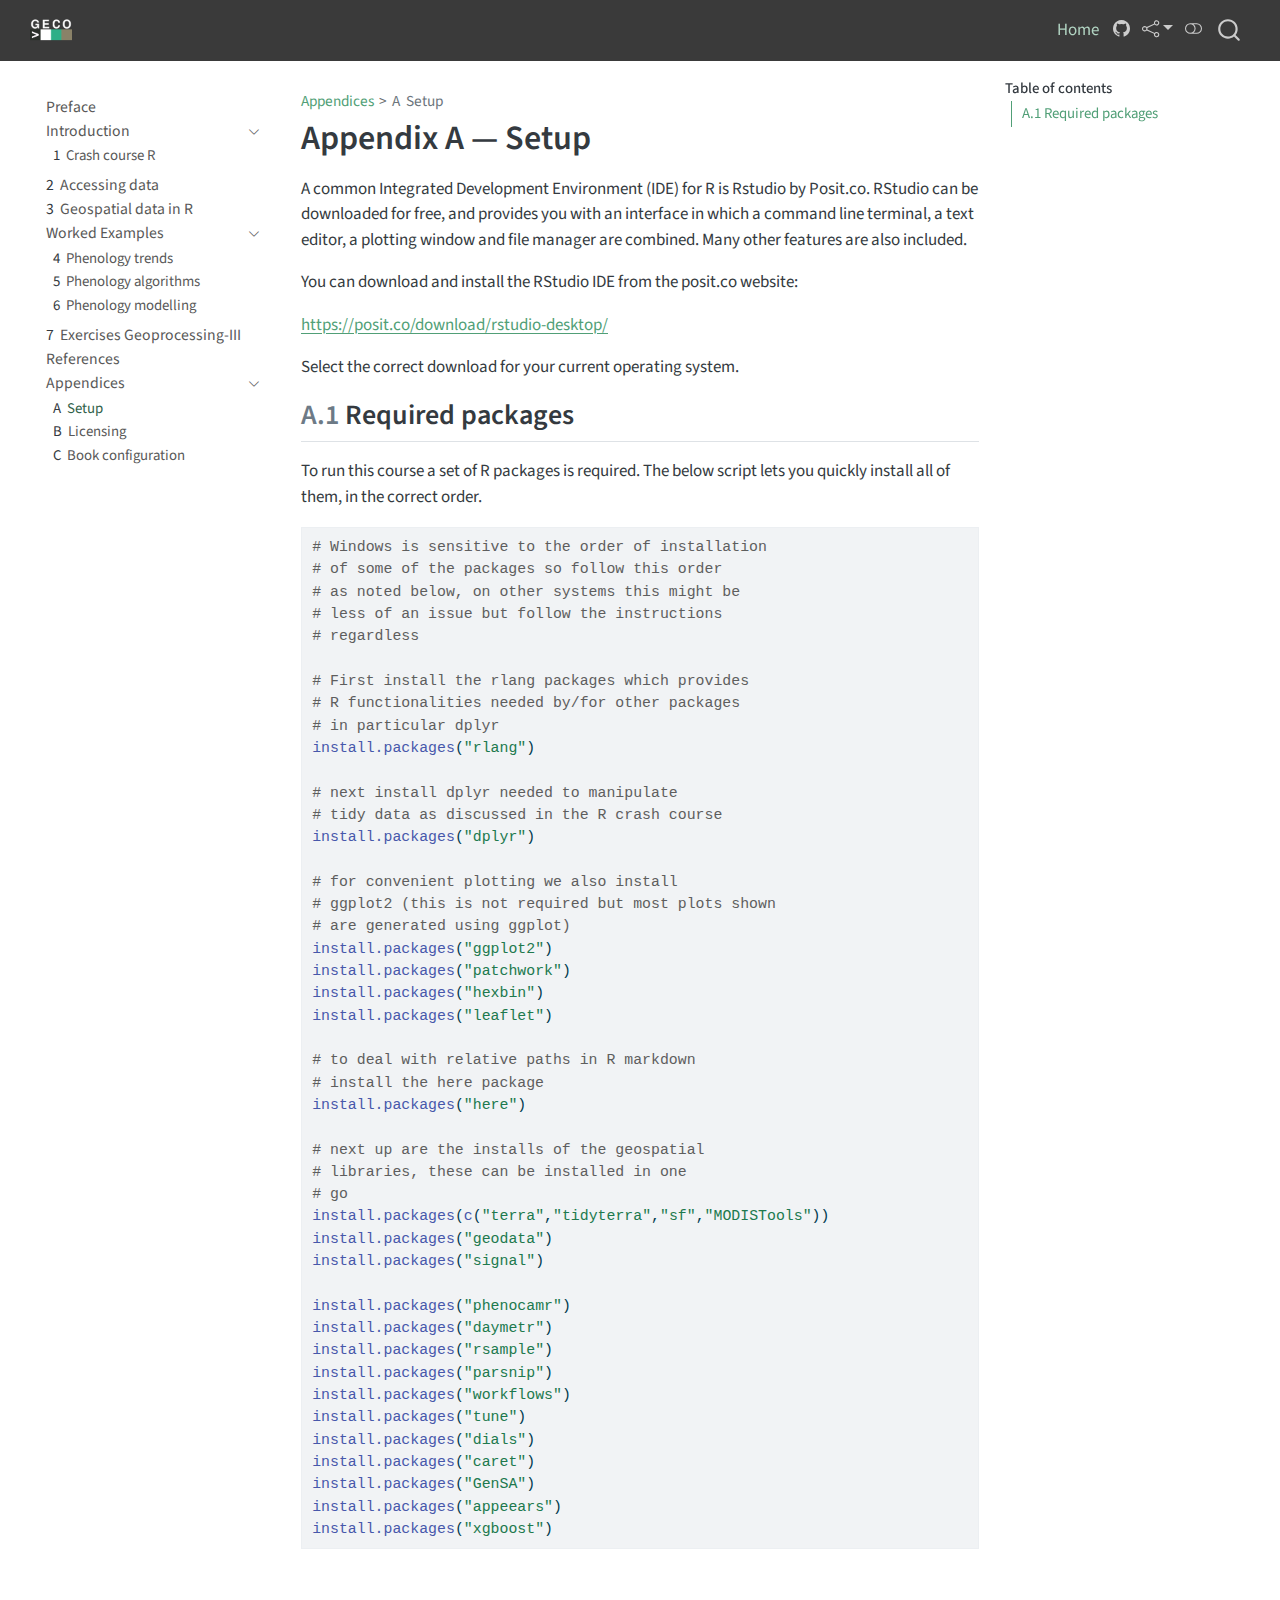
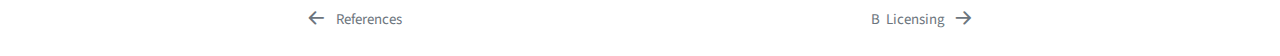
<file: appendix_setup.html>
<!DOCTYPE html>
<html xmlns="http://www.w3.org/1999/xhtml" lang="en" xml:lang="en"><head>

<meta charset="utf-8">
<meta name="generator" content="quarto-1.6.40">

<meta name="viewport" content="width=device-width, initial-scale=1.0, user-scalable=yes">


<title>Appendix A — Setup – A Handful of Pixels</title>
<style>
code{white-space: pre-wrap;}
span.smallcaps{font-variant: small-caps;}
div.columns{display: flex; gap: min(4vw, 1.5em);}
div.column{flex: auto; overflow-x: auto;}
div.hanging-indent{margin-left: 1.5em; text-indent: -1.5em;}
ul.task-list{list-style: none;}
ul.task-list li input[type="checkbox"] {
  width: 0.8em;
  margin: 0 0.8em 0.2em -1em; /* quarto-specific, see https://github.com/quarto-dev/quarto-cli/issues/4556 */ 
  vertical-align: middle;
}
/* CSS for syntax highlighting */
pre > code.sourceCode { white-space: pre; position: relative; }
pre > code.sourceCode > span { line-height: 1.25; }
pre > code.sourceCode > span:empty { height: 1.2em; }
.sourceCode { overflow: visible; }
code.sourceCode > span { color: inherit; text-decoration: inherit; }
div.sourceCode { margin: 1em 0; }
pre.sourceCode { margin: 0; }
@media screen {
div.sourceCode { overflow: auto; }
}
@media print {
pre > code.sourceCode { white-space: pre-wrap; }
pre > code.sourceCode > span { display: inline-block; text-indent: -5em; padding-left: 5em; }
}
pre.numberSource code
  { counter-reset: source-line 0; }
pre.numberSource code > span
  { position: relative; left: -4em; counter-increment: source-line; }
pre.numberSource code > span > a:first-child::before
  { content: counter(source-line);
    position: relative; left: -1em; text-align: right; vertical-align: baseline;
    border: none; display: inline-block;
    -webkit-touch-callout: none; -webkit-user-select: none;
    -khtml-user-select: none; -moz-user-select: none;
    -ms-user-select: none; user-select: none;
    padding: 0 4px; width: 4em;
  }
pre.numberSource { margin-left: 3em;  padding-left: 4px; }
div.sourceCode
  {   }
@media screen {
pre > code.sourceCode > span > a:first-child::before { text-decoration: underline; }
}
</style>


<script src="site_libs/quarto-nav/quarto-nav.js"></script>
<script src="site_libs/quarto-nav/headroom.min.js"></script>
<script src="site_libs/clipboard/clipboard.min.js"></script>
<script src="site_libs/quarto-search/autocomplete.umd.js"></script>
<script src="site_libs/quarto-search/fuse.min.js"></script>
<script src="site_libs/quarto-search/quarto-search.js"></script>
<meta name="quarto:offset" content="./">
<link href="./appendix_licensing.html" rel="next">
<link href="./references.html" rel="prev">
<link href="./figures/favicon.ico" rel="icon">
<script src="site_libs/quarto-html/quarto.js"></script>
<script src="site_libs/quarto-html/popper.min.js"></script>
<script src="site_libs/quarto-html/tippy.umd.min.js"></script>
<script src="site_libs/quarto-html/anchor.min.js"></script>
<link href="site_libs/quarto-html/tippy.css" rel="stylesheet">
<link href="site_libs/quarto-html/quarto-syntax-highlighting-549806ee2085284f45b00abea8c6df48.css" rel="stylesheet" class="quarto-color-scheme" id="quarto-text-highlighting-styles">
<link href="site_libs/quarto-html/quarto-syntax-highlighting-dark-8ea72dc5fed832574809a9c94082fbbb.css" rel="prefetch" class="quarto-color-scheme quarto-color-alternate" id="quarto-text-highlighting-styles">
<script src="site_libs/bootstrap/bootstrap.min.js"></script>
<link href="site_libs/bootstrap/bootstrap-icons.css" rel="stylesheet">
<link href="site_libs/bootstrap/bootstrap-5adbe15ccbf033c6e1b40e46d8b56d5a.min.css" rel="stylesheet" append-hash="true" class="quarto-color-scheme" id="quarto-bootstrap" data-mode="light">
<link href="site_libs/bootstrap/bootstrap-dark-a3768168e8f2bb4ccaa987138550c8ea.min.css" rel="prefetch" append-hash="true" class="quarto-color-scheme quarto-color-alternate" id="quarto-bootstrap" data-mode="dark">
<script id="quarto-search-options" type="application/json">{
  "location": "navbar",
  "copy-button": false,
  "collapse-after": 3,
  "panel-placement": "end",
  "type": "overlay",
  "limit": 50,
  "keyboard-shortcut": [
    "f",
    "/",
    "s"
  ],
  "show-item-context": false,
  "language": {
    "search-no-results-text": "No results",
    "search-matching-documents-text": "matching documents",
    "search-copy-link-title": "Copy link to search",
    "search-hide-matches-text": "Hide additional matches",
    "search-more-match-text": "more match in this document",
    "search-more-matches-text": "more matches in this document",
    "search-clear-button-title": "Clear",
    "search-text-placeholder": "",
    "search-detached-cancel-button-title": "Cancel",
    "search-submit-button-title": "Submit",
    "search-label": "Search"
  }
}</script>


<meta name="twitter:title" content="Appendix A — Setup – A Handful of Pixels">
<meta name="twitter:description" content="">
<meta name="twitter:card" content="summary">
</head>

<body class="nav-sidebar floating nav-fixed">

<div id="quarto-search-results"></div>
  <header id="quarto-header" class="headroom fixed-top">
    <nav class="navbar navbar-expand-lg " data-bs-theme="dark">
      <div class="navbar-container container-fluid">
      <div class="navbar-brand-container mx-auto">
    <a href="./index.html" class="navbar-brand navbar-brand-logo">
    <img src="./images/logo.png" alt="" class="navbar-logo">
    </a>
    <a class="navbar-brand" href="./index.html">
    <span class="navbar-title"></span>
    </a>
  </div>
            <div id="quarto-search" class="" title="Search"></div>
          <button class="navbar-toggler" type="button" data-bs-toggle="collapse" data-bs-target="#navbarCollapse" aria-controls="navbarCollapse" role="menu" aria-expanded="false" aria-label="Toggle navigation" onclick="if (window.quartoToggleHeadroom) { window.quartoToggleHeadroom(); }">
  <span class="navbar-toggler-icon"></span>
</button>
          <div class="collapse navbar-collapse" id="navbarCollapse">
            <ul class="navbar-nav navbar-nav-scroll ms-auto">
  <li class="nav-item">
    <a class="nav-link active" href="./index.html" aria-current="page"> 
<span class="menu-text">Home</span></a>
  </li>  
</ul>
          </div> <!-- /navcollapse -->
            <div class="quarto-navbar-tools tools-wide">
    <a href="https://github.com/fabern/handfull_of_pixels/" title="Source Code" class="quarto-navigation-tool px-1" aria-label="Source Code"><i class="bi bi-github"></i></a>
    <div class="dropdown">
      <a href="" title="Share" id="quarto-navigation-tool-dropdown-0" class="quarto-navigation-tool dropdown-toggle px-1" data-bs-toggle="dropdown" aria-expanded="false" role="link" aria-label="Share"><i class="bi bi-share"></i></a>
      <ul class="dropdown-menu" aria-labelledby="quarto-navigation-tool-dropdown-0">
          <li>
            <a class="dropdown-item quarto-navbar-tools-item" href="https://twitter.com/intent/tweet?url=|url|">
              <i class="bi bi-twitter pe-1"></i>
            Twitter
            </a>
          </li>
          <li>
            <a class="dropdown-item quarto-navbar-tools-item" href="https://www.facebook.com/sharer/sharer.php?u=|url|">
              <i class="bi bi-facebook pe-1"></i>
            Facebook
            </a>
          </li>
      </ul>
    </div>
  <a href="" class="quarto-color-scheme-toggle quarto-navigation-tool  px-1" onclick="window.quartoToggleColorScheme(); return false;" title="Toggle dark mode"><i class="bi"></i></a>
</div>
      </div> <!-- /container-fluid -->
    </nav>
  <nav class="quarto-secondary-nav">
    <div class="container-fluid d-flex">
      <button type="button" class="quarto-btn-toggle btn" data-bs-toggle="collapse" role="button" data-bs-target=".quarto-sidebar-collapse-item" aria-controls="quarto-sidebar" aria-expanded="false" aria-label="Toggle sidebar navigation" onclick="if (window.quartoToggleHeadroom) { window.quartoToggleHeadroom(); }">
        <i class="bi bi-layout-text-sidebar-reverse"></i>
      </button>
        <nav class="quarto-page-breadcrumbs" aria-label="breadcrumb"><ol class="breadcrumb"><li class="breadcrumb-item"><a href="./appendix_setup.html">Appendices</a></li><li class="breadcrumb-item"><a href="./appendix_setup.html"><span class="chapter-number">A</span>&nbsp; <span class="chapter-title">Setup</span></a></li></ol></nav>
        <a class="flex-grow-1" role="navigation" data-bs-toggle="collapse" data-bs-target=".quarto-sidebar-collapse-item" aria-controls="quarto-sidebar" aria-expanded="false" aria-label="Toggle sidebar navigation" onclick="if (window.quartoToggleHeadroom) { window.quartoToggleHeadroom(); }">      
        </a>
    </div>
  </nav>
</header>
<!-- content -->
<div id="quarto-content" class="quarto-container page-columns page-rows-contents page-layout-article page-navbar">
<!-- sidebar -->
  <nav id="quarto-sidebar" class="sidebar collapse collapse-horizontal quarto-sidebar-collapse-item sidebar-navigation floating overflow-auto">
    <div class="sidebar-menu-container"> 
    <ul class="list-unstyled mt-1">
        <li class="sidebar-item">
  <div class="sidebar-item-container"> 
  <a href="./index.html" class="sidebar-item-text sidebar-link">
 <span class="menu-text">Preface</span></a>
  </div>
</li>
        <li class="sidebar-item sidebar-item-section">
      <div class="sidebar-item-container"> 
            <a href="./intro.html" class="sidebar-item-text sidebar-link">
 <span class="menu-text">Introduction</span></a>
          <a class="sidebar-item-toggle text-start" data-bs-toggle="collapse" data-bs-target="#quarto-sidebar-section-1" role="navigation" aria-expanded="true" aria-label="Toggle section">
            <i class="bi bi-chevron-right ms-2"></i>
          </a> 
      </div>
      <ul id="quarto-sidebar-section-1" class="collapse list-unstyled sidebar-section depth1 show">  
          <li class="sidebar-item">
  <div class="sidebar-item-container"> 
  <a href="./basic_R.html" class="sidebar-item-text sidebar-link">
 <span class="menu-text"><span class="chapter-number">1</span>&nbsp; <span class="chapter-title">Crash course R</span></span></a>
  </div>
</li>
      </ul>
  </li>
        <li class="sidebar-item">
  <div class="sidebar-item-container"> 
  <a href="./gathering_data.html" class="sidebar-item-text sidebar-link">
 <span class="menu-text"><span class="chapter-number">2</span>&nbsp; <span class="chapter-title">Accessing data</span></span></a>
  </div>
</li>
        <li class="sidebar-item">
  <div class="sidebar-item-container"> 
  <a href="./geospatial_R.html" class="sidebar-item-text sidebar-link">
 <span class="menu-text"><span class="chapter-number">3</span>&nbsp; <span class="chapter-title">Geospatial data in R</span></span></a>
  </div>
</li>
        <li class="sidebar-item sidebar-item-section">
      <div class="sidebar-item-container"> 
            <a class="sidebar-item-text sidebar-link text-start" data-bs-toggle="collapse" data-bs-target="#quarto-sidebar-section-2" role="navigation" aria-expanded="true">
 <span class="menu-text">Worked Examples</span></a>
          <a class="sidebar-item-toggle text-start" data-bs-toggle="collapse" data-bs-target="#quarto-sidebar-section-2" role="navigation" aria-expanded="true" aria-label="Toggle section">
            <i class="bi bi-chevron-right ms-2"></i>
          </a> 
      </div>
      <ul id="quarto-sidebar-section-2" class="collapse list-unstyled sidebar-section depth1 show">  
          <li class="sidebar-item">
  <div class="sidebar-item-container"> 
  <a href="./phenology_trends.html" class="sidebar-item-text sidebar-link">
 <span class="menu-text"><span class="chapter-number">4</span>&nbsp; <span class="chapter-title">Phenology trends</span></span></a>
  </div>
</li>
          <li class="sidebar-item">
  <div class="sidebar-item-container"> 
  <a href="./phenology_algorithms.html" class="sidebar-item-text sidebar-link">
 <span class="menu-text"><span class="chapter-number">5</span>&nbsp; <span class="chapter-title">Phenology algorithms</span></span></a>
  </div>
</li>
          <li class="sidebar-item">
  <div class="sidebar-item-container"> 
  <a href="./phenology_modelling.html" class="sidebar-item-text sidebar-link">
 <span class="menu-text"><span class="chapter-number">6</span>&nbsp; <span class="chapter-title">Phenology modelling</span></span></a>
  </div>
</li>
      </ul>
  </li>
        <li class="sidebar-item">
  <div class="sidebar-item-container"> 
  <a href="./exercises.html" class="sidebar-item-text sidebar-link">
 <span class="menu-text"><span class="chapter-number">7</span>&nbsp; <span class="chapter-title">Exercises Geoprocessing-III</span></span></a>
  </div>
</li>
        <li class="sidebar-item">
  <div class="sidebar-item-container"> 
  <a href="./references.html" class="sidebar-item-text sidebar-link">
 <span class="menu-text">References</span></a>
  </div>
</li>
        <li class="sidebar-item sidebar-item-section">
      <div class="sidebar-item-container"> 
            <a class="sidebar-item-text sidebar-link text-start" data-bs-toggle="collapse" data-bs-target="#quarto-sidebar-section-3" role="navigation" aria-expanded="true">
 <span class="menu-text">Appendices</span></a>
          <a class="sidebar-item-toggle text-start" data-bs-toggle="collapse" data-bs-target="#quarto-sidebar-section-3" role="navigation" aria-expanded="true" aria-label="Toggle section">
            <i class="bi bi-chevron-right ms-2"></i>
          </a> 
      </div>
      <ul id="quarto-sidebar-section-3" class="collapse list-unstyled sidebar-section depth1 show">  
          <li class="sidebar-item">
  <div class="sidebar-item-container"> 
  <a href="./appendix_setup.html" class="sidebar-item-text sidebar-link active">
 <span class="menu-text"><span class="chapter-number">A</span>&nbsp; <span class="chapter-title">Setup</span></span></a>
  </div>
</li>
          <li class="sidebar-item">
  <div class="sidebar-item-container"> 
  <a href="./appendix_licensing.html" class="sidebar-item-text sidebar-link">
 <span class="menu-text"><span class="chapter-number">B</span>&nbsp; <span class="chapter-title">Licensing</span></span></a>
  </div>
</li>
          <li class="sidebar-item">
  <div class="sidebar-item-container"> 
  <a href="./appendix_config.html" class="sidebar-item-text sidebar-link">
 <span class="menu-text"><span class="chapter-number">C</span>&nbsp; <span class="chapter-title">Book configuration</span></span></a>
  </div>
</li>
      </ul>
  </li>
    </ul>
    </div>
</nav>
<div id="quarto-sidebar-glass" class="quarto-sidebar-collapse-item" data-bs-toggle="collapse" data-bs-target=".quarto-sidebar-collapse-item"></div>
<!-- margin-sidebar -->
    <div id="quarto-margin-sidebar" class="sidebar margin-sidebar">
        <nav id="TOC" role="doc-toc" class="toc-active">
    <h2 id="toc-title">Table of contents</h2>
   
  <ul>
  <li><a href="#required-packages" id="toc-required-packages" class="nav-link active" data-scroll-target="#required-packages"><span class="header-section-number">A.1</span> Required packages</a></li>
  </ul>
</nav>
    </div>
<!-- main -->
<main class="content" id="quarto-document-content">

<header id="title-block-header" class="quarto-title-block default"><nav class="quarto-page-breadcrumbs quarto-title-breadcrumbs d-none d-lg-block" aria-label="breadcrumb"><ol class="breadcrumb"><li class="breadcrumb-item"><a href="./appendix_setup.html">Appendices</a></li><li class="breadcrumb-item"><a href="./appendix_setup.html"><span class="chapter-number">A</span>&nbsp; <span class="chapter-title">Setup</span></a></li></ol></nav>
<div class="quarto-title">
<h1 class="title"><span id="sec-setup" class="quarto-section-identifier">Appendix A — Setup</span></h1>
</div>



<div class="quarto-title-meta">

    
  
    
  </div>
  


</header>


<p>A common Integrated Development Environment (IDE) for R is Rstudio by Posit.co. RStudio can be downloaded for free, and provides you with an interface in which a command line terminal, a text editor, a plotting window and file manager are combined. Many other features are also included.</p>
<p>You can download and install the RStudio IDE from the posit.co website:</p>
<p><a href="https://posit.co/download/rstudio-desktop/">https://posit.co/download/rstudio-desktop/</a></p>
<p>Select the correct download for your current operating system.</p>
<section id="required-packages" class="level2" data-number="A.1">
<h2 data-number="A.1" class="anchored" data-anchor-id="required-packages"><span class="header-section-number">A.1</span> Required packages</h2>
<p>To run this course a set of R packages is required. The below script lets you quickly install all of them, in the correct order.</p>
<div class="cell">
<div class="sourceCode cell-code" id="cb1"><pre class="sourceCode r code-with-copy"><code class="sourceCode r"><span id="cb1-1"><a href="#cb1-1" aria-hidden="true" tabindex="-1"></a><span class="co"># Windows is sensitive to the order of installation</span></span>
<span id="cb1-2"><a href="#cb1-2" aria-hidden="true" tabindex="-1"></a><span class="co"># of some of the packages so follow this order </span></span>
<span id="cb1-3"><a href="#cb1-3" aria-hidden="true" tabindex="-1"></a><span class="co"># as noted below, on other systems this might be</span></span>
<span id="cb1-4"><a href="#cb1-4" aria-hidden="true" tabindex="-1"></a><span class="co"># less of an issue but follow the instructions</span></span>
<span id="cb1-5"><a href="#cb1-5" aria-hidden="true" tabindex="-1"></a><span class="co"># regardless</span></span>
<span id="cb1-6"><a href="#cb1-6" aria-hidden="true" tabindex="-1"></a></span>
<span id="cb1-7"><a href="#cb1-7" aria-hidden="true" tabindex="-1"></a><span class="co"># First install the rlang packages which provides</span></span>
<span id="cb1-8"><a href="#cb1-8" aria-hidden="true" tabindex="-1"></a><span class="co"># R functionalities needed by/for other packages</span></span>
<span id="cb1-9"><a href="#cb1-9" aria-hidden="true" tabindex="-1"></a><span class="co"># in particular dplyr </span></span>
<span id="cb1-10"><a href="#cb1-10" aria-hidden="true" tabindex="-1"></a><span class="fu">install.packages</span>(<span class="st">"rlang"</span>)</span>
<span id="cb1-11"><a href="#cb1-11" aria-hidden="true" tabindex="-1"></a></span>
<span id="cb1-12"><a href="#cb1-12" aria-hidden="true" tabindex="-1"></a><span class="co"># next install dplyr needed to manipulate</span></span>
<span id="cb1-13"><a href="#cb1-13" aria-hidden="true" tabindex="-1"></a><span class="co"># tidy data as discussed in the R crash course</span></span>
<span id="cb1-14"><a href="#cb1-14" aria-hidden="true" tabindex="-1"></a><span class="fu">install.packages</span>(<span class="st">"dplyr"</span>)</span>
<span id="cb1-15"><a href="#cb1-15" aria-hidden="true" tabindex="-1"></a></span>
<span id="cb1-16"><a href="#cb1-16" aria-hidden="true" tabindex="-1"></a><span class="co"># for convenient plotting we also install</span></span>
<span id="cb1-17"><a href="#cb1-17" aria-hidden="true" tabindex="-1"></a><span class="co"># ggplot2 (this is not required but most plots shown</span></span>
<span id="cb1-18"><a href="#cb1-18" aria-hidden="true" tabindex="-1"></a><span class="co"># are generated using ggplot)</span></span>
<span id="cb1-19"><a href="#cb1-19" aria-hidden="true" tabindex="-1"></a><span class="fu">install.packages</span>(<span class="st">"ggplot2"</span>)</span>
<span id="cb1-20"><a href="#cb1-20" aria-hidden="true" tabindex="-1"></a><span class="fu">install.packages</span>(<span class="st">"patchwork"</span>)</span>
<span id="cb1-21"><a href="#cb1-21" aria-hidden="true" tabindex="-1"></a><span class="fu">install.packages</span>(<span class="st">"hexbin"</span>)</span>
<span id="cb1-22"><a href="#cb1-22" aria-hidden="true" tabindex="-1"></a><span class="fu">install.packages</span>(<span class="st">"leaflet"</span>)</span>
<span id="cb1-23"><a href="#cb1-23" aria-hidden="true" tabindex="-1"></a></span>
<span id="cb1-24"><a href="#cb1-24" aria-hidden="true" tabindex="-1"></a><span class="co"># to deal with relative paths in R markdown</span></span>
<span id="cb1-25"><a href="#cb1-25" aria-hidden="true" tabindex="-1"></a><span class="co"># install the here package</span></span>
<span id="cb1-26"><a href="#cb1-26" aria-hidden="true" tabindex="-1"></a><span class="fu">install.packages</span>(<span class="st">"here"</span>)</span>
<span id="cb1-27"><a href="#cb1-27" aria-hidden="true" tabindex="-1"></a></span>
<span id="cb1-28"><a href="#cb1-28" aria-hidden="true" tabindex="-1"></a><span class="co"># next up are the installs of the geospatial</span></span>
<span id="cb1-29"><a href="#cb1-29" aria-hidden="true" tabindex="-1"></a><span class="co"># libraries, these can be installed in one</span></span>
<span id="cb1-30"><a href="#cb1-30" aria-hidden="true" tabindex="-1"></a><span class="co"># go</span></span>
<span id="cb1-31"><a href="#cb1-31" aria-hidden="true" tabindex="-1"></a><span class="fu">install.packages</span>(<span class="fu">c</span>(<span class="st">"terra"</span>,<span class="st">"tidyterra"</span>,<span class="st">"sf"</span>,<span class="st">"MODISTools"</span>))</span>
<span id="cb1-32"><a href="#cb1-32" aria-hidden="true" tabindex="-1"></a><span class="fu">install.packages</span>(<span class="st">"geodata"</span>)</span>
<span id="cb1-33"><a href="#cb1-33" aria-hidden="true" tabindex="-1"></a><span class="fu">install.packages</span>(<span class="st">"signal"</span>)</span>
<span id="cb1-34"><a href="#cb1-34" aria-hidden="true" tabindex="-1"></a></span>
<span id="cb1-35"><a href="#cb1-35" aria-hidden="true" tabindex="-1"></a><span class="fu">install.packages</span>(<span class="st">"phenocamr"</span>)</span>
<span id="cb1-36"><a href="#cb1-36" aria-hidden="true" tabindex="-1"></a><span class="fu">install.packages</span>(<span class="st">"daymetr"</span>)</span>
<span id="cb1-37"><a href="#cb1-37" aria-hidden="true" tabindex="-1"></a><span class="fu">install.packages</span>(<span class="st">"rsample"</span>)</span>
<span id="cb1-38"><a href="#cb1-38" aria-hidden="true" tabindex="-1"></a><span class="fu">install.packages</span>(<span class="st">"parsnip"</span>)</span>
<span id="cb1-39"><a href="#cb1-39" aria-hidden="true" tabindex="-1"></a><span class="fu">install.packages</span>(<span class="st">"workflows"</span>)</span>
<span id="cb1-40"><a href="#cb1-40" aria-hidden="true" tabindex="-1"></a><span class="fu">install.packages</span>(<span class="st">"tune"</span>)</span>
<span id="cb1-41"><a href="#cb1-41" aria-hidden="true" tabindex="-1"></a><span class="fu">install.packages</span>(<span class="st">"dials"</span>)</span>
<span id="cb1-42"><a href="#cb1-42" aria-hidden="true" tabindex="-1"></a><span class="fu">install.packages</span>(<span class="st">"caret"</span>)</span>
<span id="cb1-43"><a href="#cb1-43" aria-hidden="true" tabindex="-1"></a><span class="fu">install.packages</span>(<span class="st">"GenSA"</span>)</span>
<span id="cb1-44"><a href="#cb1-44" aria-hidden="true" tabindex="-1"></a><span class="fu">install.packages</span>(<span class="st">"appeears"</span>)</span>
<span id="cb1-45"><a href="#cb1-45" aria-hidden="true" tabindex="-1"></a><span class="fu">install.packages</span>(<span class="st">"xgboost"</span>)</span></code><button title="Copy to Clipboard" class="code-copy-button"><i class="bi"></i></button></pre></div>
</div>


</section>

</main> <!-- /main -->
<script id="quarto-html-after-body" type="application/javascript">
window.document.addEventListener("DOMContentLoaded", function (event) {
  const toggleBodyColorMode = (bsSheetEl) => {
    const mode = bsSheetEl.getAttribute("data-mode");
    const bodyEl = window.document.querySelector("body");
    if (mode === "dark") {
      bodyEl.classList.add("quarto-dark");
      bodyEl.classList.remove("quarto-light");
    } else {
      bodyEl.classList.add("quarto-light");
      bodyEl.classList.remove("quarto-dark");
    }
  }
  const toggleBodyColorPrimary = () => {
    const bsSheetEl = window.document.querySelector("link#quarto-bootstrap");
    if (bsSheetEl) {
      toggleBodyColorMode(bsSheetEl);
    }
  }
  toggleBodyColorPrimary();  
  const disableStylesheet = (stylesheets) => {
    for (let i=0; i < stylesheets.length; i++) {
      const stylesheet = stylesheets[i];
      stylesheet.rel = 'prefetch';
    }
  }
  const enableStylesheet = (stylesheets) => {
    for (let i=0; i < stylesheets.length; i++) {
      const stylesheet = stylesheets[i];
      stylesheet.rel = 'stylesheet';
    }
  }
  const manageTransitions = (selector, allowTransitions) => {
    const els = window.document.querySelectorAll(selector);
    for (let i=0; i < els.length; i++) {
      const el = els[i];
      if (allowTransitions) {
        el.classList.remove('notransition');
      } else {
        el.classList.add('notransition');
      }
    }
  }
  const toggleGiscusIfUsed = (isAlternate, darkModeDefault) => {
    const baseTheme = document.querySelector('#giscus-base-theme')?.value ?? 'light';
    const alternateTheme = document.querySelector('#giscus-alt-theme')?.value ?? 'dark';
    let newTheme = '';
    if(darkModeDefault) {
      newTheme = isAlternate ? baseTheme : alternateTheme;
    } else {
      newTheme = isAlternate ? alternateTheme : baseTheme;
    }
    const changeGiscusTheme = () => {
      // From: https://github.com/giscus/giscus/issues/336
      const sendMessage = (message) => {
        const iframe = document.querySelector('iframe.giscus-frame');
        if (!iframe) return;
        iframe.contentWindow.postMessage({ giscus: message }, 'https://giscus.app');
      }
      sendMessage({
        setConfig: {
          theme: newTheme
        }
      });
    }
    const isGiscussLoaded = window.document.querySelector('iframe.giscus-frame') !== null;
    if (isGiscussLoaded) {
      changeGiscusTheme();
    }
  }
  const toggleColorMode = (alternate) => {
    // Switch the stylesheets
    const alternateStylesheets = window.document.querySelectorAll('link.quarto-color-scheme.quarto-color-alternate');
    manageTransitions('#quarto-margin-sidebar .nav-link', false);
    if (alternate) {
      enableStylesheet(alternateStylesheets);
      for (const sheetNode of alternateStylesheets) {
        if (sheetNode.id === "quarto-bootstrap") {
          toggleBodyColorMode(sheetNode);
        }
      }
    } else {
      disableStylesheet(alternateStylesheets);
      toggleBodyColorPrimary();
    }
    manageTransitions('#quarto-margin-sidebar .nav-link', true);
    // Switch the toggles
    const toggles = window.document.querySelectorAll('.quarto-color-scheme-toggle');
    for (let i=0; i < toggles.length; i++) {
      const toggle = toggles[i];
      if (toggle) {
        if (alternate) {
          toggle.classList.add("alternate");     
        } else {
          toggle.classList.remove("alternate");
        }
      }
    }
    // Hack to workaround the fact that safari doesn't
    // properly recolor the scrollbar when toggling (#1455)
    if (navigator.userAgent.indexOf('Safari') > 0 && navigator.userAgent.indexOf('Chrome') == -1) {
      manageTransitions("body", false);
      window.scrollTo(0, 1);
      setTimeout(() => {
        window.scrollTo(0, 0);
        manageTransitions("body", true);
      }, 40);  
    }
  }
  const isFileUrl = () => { 
    return window.location.protocol === 'file:';
  }
  const hasAlternateSentinel = () => {  
    let styleSentinel = getColorSchemeSentinel();
    if (styleSentinel !== null) {
      return styleSentinel === "alternate";
    } else {
      return false;
    }
  }
  const setStyleSentinel = (alternate) => {
    const value = alternate ? "alternate" : "default";
    if (!isFileUrl()) {
      window.localStorage.setItem("quarto-color-scheme", value);
    } else {
      localAlternateSentinel = value;
    }
  }
  const getColorSchemeSentinel = () => {
    if (!isFileUrl()) {
      const storageValue = window.localStorage.getItem("quarto-color-scheme");
      return storageValue != null ? storageValue : localAlternateSentinel;
    } else {
      return localAlternateSentinel;
    }
  }
  const darkModeDefault = false;
  let localAlternateSentinel = darkModeDefault ? 'alternate' : 'default';
  // Dark / light mode switch
  window.quartoToggleColorScheme = () => {
    // Read the current dark / light value 
    let toAlternate = !hasAlternateSentinel();
    toggleColorMode(toAlternate);
    setStyleSentinel(toAlternate);
    toggleGiscusIfUsed(toAlternate, darkModeDefault);
  };
  // Ensure there is a toggle, if there isn't float one in the top right
  if (window.document.querySelector('.quarto-color-scheme-toggle') === null) {
    const a = window.document.createElement('a');
    a.classList.add('top-right');
    a.classList.add('quarto-color-scheme-toggle');
    a.href = "";
    a.onclick = function() { try { window.quartoToggleColorScheme(); } catch {} return false; };
    const i = window.document.createElement("i");
    i.classList.add('bi');
    a.appendChild(i);
    window.document.body.appendChild(a);
  }
  // Switch to dark mode if need be
  if (hasAlternateSentinel()) {
    toggleColorMode(true);
  } else {
    toggleColorMode(false);
  }
  const icon = "";
  const anchorJS = new window.AnchorJS();
  anchorJS.options = {
    placement: 'right',
    icon: icon
  };
  anchorJS.add('.anchored');
  const isCodeAnnotation = (el) => {
    for (const clz of el.classList) {
      if (clz.startsWith('code-annotation-')) {                     
        return true;
      }
    }
    return false;
  }
  const onCopySuccess = function(e) {
    // button target
    const button = e.trigger;
    // don't keep focus
    button.blur();
    // flash "checked"
    button.classList.add('code-copy-button-checked');
    var currentTitle = button.getAttribute("title");
    button.setAttribute("title", "Copied!");
    let tooltip;
    if (window.bootstrap) {
      button.setAttribute("data-bs-toggle", "tooltip");
      button.setAttribute("data-bs-placement", "left");
      button.setAttribute("data-bs-title", "Copied!");
      tooltip = new bootstrap.Tooltip(button, 
        { trigger: "manual", 
          customClass: "code-copy-button-tooltip",
          offset: [0, -8]});
      tooltip.show();    
    }
    setTimeout(function() {
      if (tooltip) {
        tooltip.hide();
        button.removeAttribute("data-bs-title");
        button.removeAttribute("data-bs-toggle");
        button.removeAttribute("data-bs-placement");
      }
      button.setAttribute("title", currentTitle);
      button.classList.remove('code-copy-button-checked');
    }, 1000);
    // clear code selection
    e.clearSelection();
  }
  const getTextToCopy = function(trigger) {
      const codeEl = trigger.previousElementSibling.cloneNode(true);
      for (const childEl of codeEl.children) {
        if (isCodeAnnotation(childEl)) {
          childEl.remove();
        }
      }
      return codeEl.innerText;
  }
  const clipboard = new window.ClipboardJS('.code-copy-button:not([data-in-quarto-modal])', {
    text: getTextToCopy
  });
  clipboard.on('success', onCopySuccess);
  if (window.document.getElementById('quarto-embedded-source-code-modal')) {
    const clipboardModal = new window.ClipboardJS('.code-copy-button[data-in-quarto-modal]', {
      text: getTextToCopy,
      container: window.document.getElementById('quarto-embedded-source-code-modal')
    });
    clipboardModal.on('success', onCopySuccess);
  }
    var localhostRegex = new RegExp(/^(?:http|https):\/\/localhost\:?[0-9]*\//);
    var mailtoRegex = new RegExp(/^mailto:/);
      var filterRegex = new RegExp('/' + window.location.host + '/');
    var isInternal = (href) => {
        return filterRegex.test(href) || localhostRegex.test(href) || mailtoRegex.test(href);
    }
    // Inspect non-navigation links and adorn them if external
 	var links = window.document.querySelectorAll('a[href]:not(.nav-link):not(.navbar-brand):not(.toc-action):not(.sidebar-link):not(.sidebar-item-toggle):not(.pagination-link):not(.no-external):not([aria-hidden]):not(.dropdown-item):not(.quarto-navigation-tool):not(.about-link)');
    for (var i=0; i<links.length; i++) {
      const link = links[i];
      if (!isInternal(link.href)) {
        // undo the damage that might have been done by quarto-nav.js in the case of
        // links that we want to consider external
        if (link.dataset.originalHref !== undefined) {
          link.href = link.dataset.originalHref;
        }
      }
    }
  function tippyHover(el, contentFn, onTriggerFn, onUntriggerFn) {
    const config = {
      allowHTML: true,
      maxWidth: 500,
      delay: 100,
      arrow: false,
      appendTo: function(el) {
          return el.parentElement;
      },
      interactive: true,
      interactiveBorder: 10,
      theme: 'quarto',
      placement: 'bottom-start',
    };
    if (contentFn) {
      config.content = contentFn;
    }
    if (onTriggerFn) {
      config.onTrigger = onTriggerFn;
    }
    if (onUntriggerFn) {
      config.onUntrigger = onUntriggerFn;
    }
    window.tippy(el, config); 
  }
  const noterefs = window.document.querySelectorAll('a[role="doc-noteref"]');
  for (var i=0; i<noterefs.length; i++) {
    const ref = noterefs[i];
    tippyHover(ref, function() {
      // use id or data attribute instead here
      let href = ref.getAttribute('data-footnote-href') || ref.getAttribute('href');
      try { href = new URL(href).hash; } catch {}
      const id = href.replace(/^#\/?/, "");
      const note = window.document.getElementById(id);
      if (note) {
        return note.innerHTML;
      } else {
        return "";
      }
    });
  }
  const xrefs = window.document.querySelectorAll('a.quarto-xref');
  const processXRef = (id, note) => {
    // Strip column container classes
    const stripColumnClz = (el) => {
      el.classList.remove("page-full", "page-columns");
      if (el.children) {
        for (const child of el.children) {
          stripColumnClz(child);
        }
      }
    }
    stripColumnClz(note)
    if (id === null || id.startsWith('sec-')) {
      // Special case sections, only their first couple elements
      const container = document.createElement("div");
      if (note.children && note.children.length > 2) {
        container.appendChild(note.children[0].cloneNode(true));
        for (let i = 1; i < note.children.length; i++) {
          const child = note.children[i];
          if (child.tagName === "P" && child.innerText === "") {
            continue;
          } else {
            container.appendChild(child.cloneNode(true));
            break;
          }
        }
        if (window.Quarto?.typesetMath) {
          window.Quarto.typesetMath(container);
        }
        return container.innerHTML
      } else {
        if (window.Quarto?.typesetMath) {
          window.Quarto.typesetMath(note);
        }
        return note.innerHTML;
      }
    } else {
      // Remove any anchor links if they are present
      const anchorLink = note.querySelector('a.anchorjs-link');
      if (anchorLink) {
        anchorLink.remove();
      }
      if (window.Quarto?.typesetMath) {
        window.Quarto.typesetMath(note);
      }
      if (note.classList.contains("callout")) {
        return note.outerHTML;
      } else {
        return note.innerHTML;
      }
    }
  }
  for (var i=0; i<xrefs.length; i++) {
    const xref = xrefs[i];
    tippyHover(xref, undefined, function(instance) {
      instance.disable();
      let url = xref.getAttribute('href');
      let hash = undefined; 
      if (url.startsWith('#')) {
        hash = url;
      } else {
        try { hash = new URL(url).hash; } catch {}
      }
      if (hash) {
        const id = hash.replace(/^#\/?/, "");
        const note = window.document.getElementById(id);
        if (note !== null) {
          try {
            const html = processXRef(id, note.cloneNode(true));
            instance.setContent(html);
          } finally {
            instance.enable();
            instance.show();
          }
        } else {
          // See if we can fetch this
          fetch(url.split('#')[0])
          .then(res => res.text())
          .then(html => {
            const parser = new DOMParser();
            const htmlDoc = parser.parseFromString(html, "text/html");
            const note = htmlDoc.getElementById(id);
            if (note !== null) {
              const html = processXRef(id, note);
              instance.setContent(html);
            } 
          }).finally(() => {
            instance.enable();
            instance.show();
          });
        }
      } else {
        // See if we can fetch a full url (with no hash to target)
        // This is a special case and we should probably do some content thinning / targeting
        fetch(url)
        .then(res => res.text())
        .then(html => {
          const parser = new DOMParser();
          const htmlDoc = parser.parseFromString(html, "text/html");
          const note = htmlDoc.querySelector('main.content');
          if (note !== null) {
            // This should only happen for chapter cross references
            // (since there is no id in the URL)
            // remove the first header
            if (note.children.length > 0 && note.children[0].tagName === "HEADER") {
              note.children[0].remove();
            }
            const html = processXRef(null, note);
            instance.setContent(html);
          } 
        }).finally(() => {
          instance.enable();
          instance.show();
        });
      }
    }, function(instance) {
    });
  }
      let selectedAnnoteEl;
      const selectorForAnnotation = ( cell, annotation) => {
        let cellAttr = 'data-code-cell="' + cell + '"';
        let lineAttr = 'data-code-annotation="' +  annotation + '"';
        const selector = 'span[' + cellAttr + '][' + lineAttr + ']';
        return selector;
      }
      const selectCodeLines = (annoteEl) => {
        const doc = window.document;
        const targetCell = annoteEl.getAttribute("data-target-cell");
        const targetAnnotation = annoteEl.getAttribute("data-target-annotation");
        const annoteSpan = window.document.querySelector(selectorForAnnotation(targetCell, targetAnnotation));
        const lines = annoteSpan.getAttribute("data-code-lines").split(",");
        const lineIds = lines.map((line) => {
          return targetCell + "-" + line;
        })
        let top = null;
        let height = null;
        let parent = null;
        if (lineIds.length > 0) {
            //compute the position of the single el (top and bottom and make a div)
            const el = window.document.getElementById(lineIds[0]);
            top = el.offsetTop;
            height = el.offsetHeight;
            parent = el.parentElement.parentElement;
          if (lineIds.length > 1) {
            const lastEl = window.document.getElementById(lineIds[lineIds.length - 1]);
            const bottom = lastEl.offsetTop + lastEl.offsetHeight;
            height = bottom - top;
          }
          if (top !== null && height !== null && parent !== null) {
            // cook up a div (if necessary) and position it 
            let div = window.document.getElementById("code-annotation-line-highlight");
            if (div === null) {
              div = window.document.createElement("div");
              div.setAttribute("id", "code-annotation-line-highlight");
              div.style.position = 'absolute';
              parent.appendChild(div);
            }
            div.style.top = top - 2 + "px";
            div.style.height = height + 4 + "px";
            div.style.left = 0;
            let gutterDiv = window.document.getElementById("code-annotation-line-highlight-gutter");
            if (gutterDiv === null) {
              gutterDiv = window.document.createElement("div");
              gutterDiv.setAttribute("id", "code-annotation-line-highlight-gutter");
              gutterDiv.style.position = 'absolute';
              const codeCell = window.document.getElementById(targetCell);
              const gutter = codeCell.querySelector('.code-annotation-gutter');
              gutter.appendChild(gutterDiv);
            }
            gutterDiv.style.top = top - 2 + "px";
            gutterDiv.style.height = height + 4 + "px";
          }
          selectedAnnoteEl = annoteEl;
        }
      };
      const unselectCodeLines = () => {
        const elementsIds = ["code-annotation-line-highlight", "code-annotation-line-highlight-gutter"];
        elementsIds.forEach((elId) => {
          const div = window.document.getElementById(elId);
          if (div) {
            div.remove();
          }
        });
        selectedAnnoteEl = undefined;
      };
        // Handle positioning of the toggle
    window.addEventListener(
      "resize",
      throttle(() => {
        elRect = undefined;
        if (selectedAnnoteEl) {
          selectCodeLines(selectedAnnoteEl);
        }
      }, 10)
    );
    function throttle(fn, ms) {
    let throttle = false;
    let timer;
      return (...args) => {
        if(!throttle) { // first call gets through
            fn.apply(this, args);
            throttle = true;
        } else { // all the others get throttled
            if(timer) clearTimeout(timer); // cancel #2
            timer = setTimeout(() => {
              fn.apply(this, args);
              timer = throttle = false;
            }, ms);
        }
      };
    }
      // Attach click handler to the DT
      const annoteDls = window.document.querySelectorAll('dt[data-target-cell]');
      for (const annoteDlNode of annoteDls) {
        annoteDlNode.addEventListener('click', (event) => {
          const clickedEl = event.target;
          if (clickedEl !== selectedAnnoteEl) {
            unselectCodeLines();
            const activeEl = window.document.querySelector('dt[data-target-cell].code-annotation-active');
            if (activeEl) {
              activeEl.classList.remove('code-annotation-active');
            }
            selectCodeLines(clickedEl);
            clickedEl.classList.add('code-annotation-active');
          } else {
            // Unselect the line
            unselectCodeLines();
            clickedEl.classList.remove('code-annotation-active');
          }
        });
      }
  const findCites = (el) => {
    const parentEl = el.parentElement;
    if (parentEl) {
      const cites = parentEl.dataset.cites;
      if (cites) {
        return {
          el,
          cites: cites.split(' ')
        };
      } else {
        return findCites(el.parentElement)
      }
    } else {
      return undefined;
    }
  };
  var bibliorefs = window.document.querySelectorAll('a[role="doc-biblioref"]');
  for (var i=0; i<bibliorefs.length; i++) {
    const ref = bibliorefs[i];
    const citeInfo = findCites(ref);
    if (citeInfo) {
      tippyHover(citeInfo.el, function() {
        var popup = window.document.createElement('div');
        citeInfo.cites.forEach(function(cite) {
          var citeDiv = window.document.createElement('div');
          citeDiv.classList.add('hanging-indent');
          citeDiv.classList.add('csl-entry');
          var biblioDiv = window.document.getElementById('ref-' + cite);
          if (biblioDiv) {
            citeDiv.innerHTML = biblioDiv.innerHTML;
          }
          popup.appendChild(citeDiv);
        });
        return popup.innerHTML;
      });
    }
  }
});
</script>
<nav class="page-navigation">
  <div class="nav-page nav-page-previous">
      <a href="./references.html" class="pagination-link" aria-label="References">
        <i class="bi bi-arrow-left-short"></i> <span class="nav-page-text">References</span>
      </a>          
  </div>
  <div class="nav-page nav-page-next">
      <a href="./appendix_licensing.html" class="pagination-link" aria-label="Licensing">
        <span class="nav-page-text"><span class="chapter-number">B</span>&nbsp; <span class="chapter-title">Licensing</span></span> <i class="bi bi-arrow-right-short"></i>
      </a>
  </div>
</nav>
</div> <!-- /content -->




</body></html>
</file>
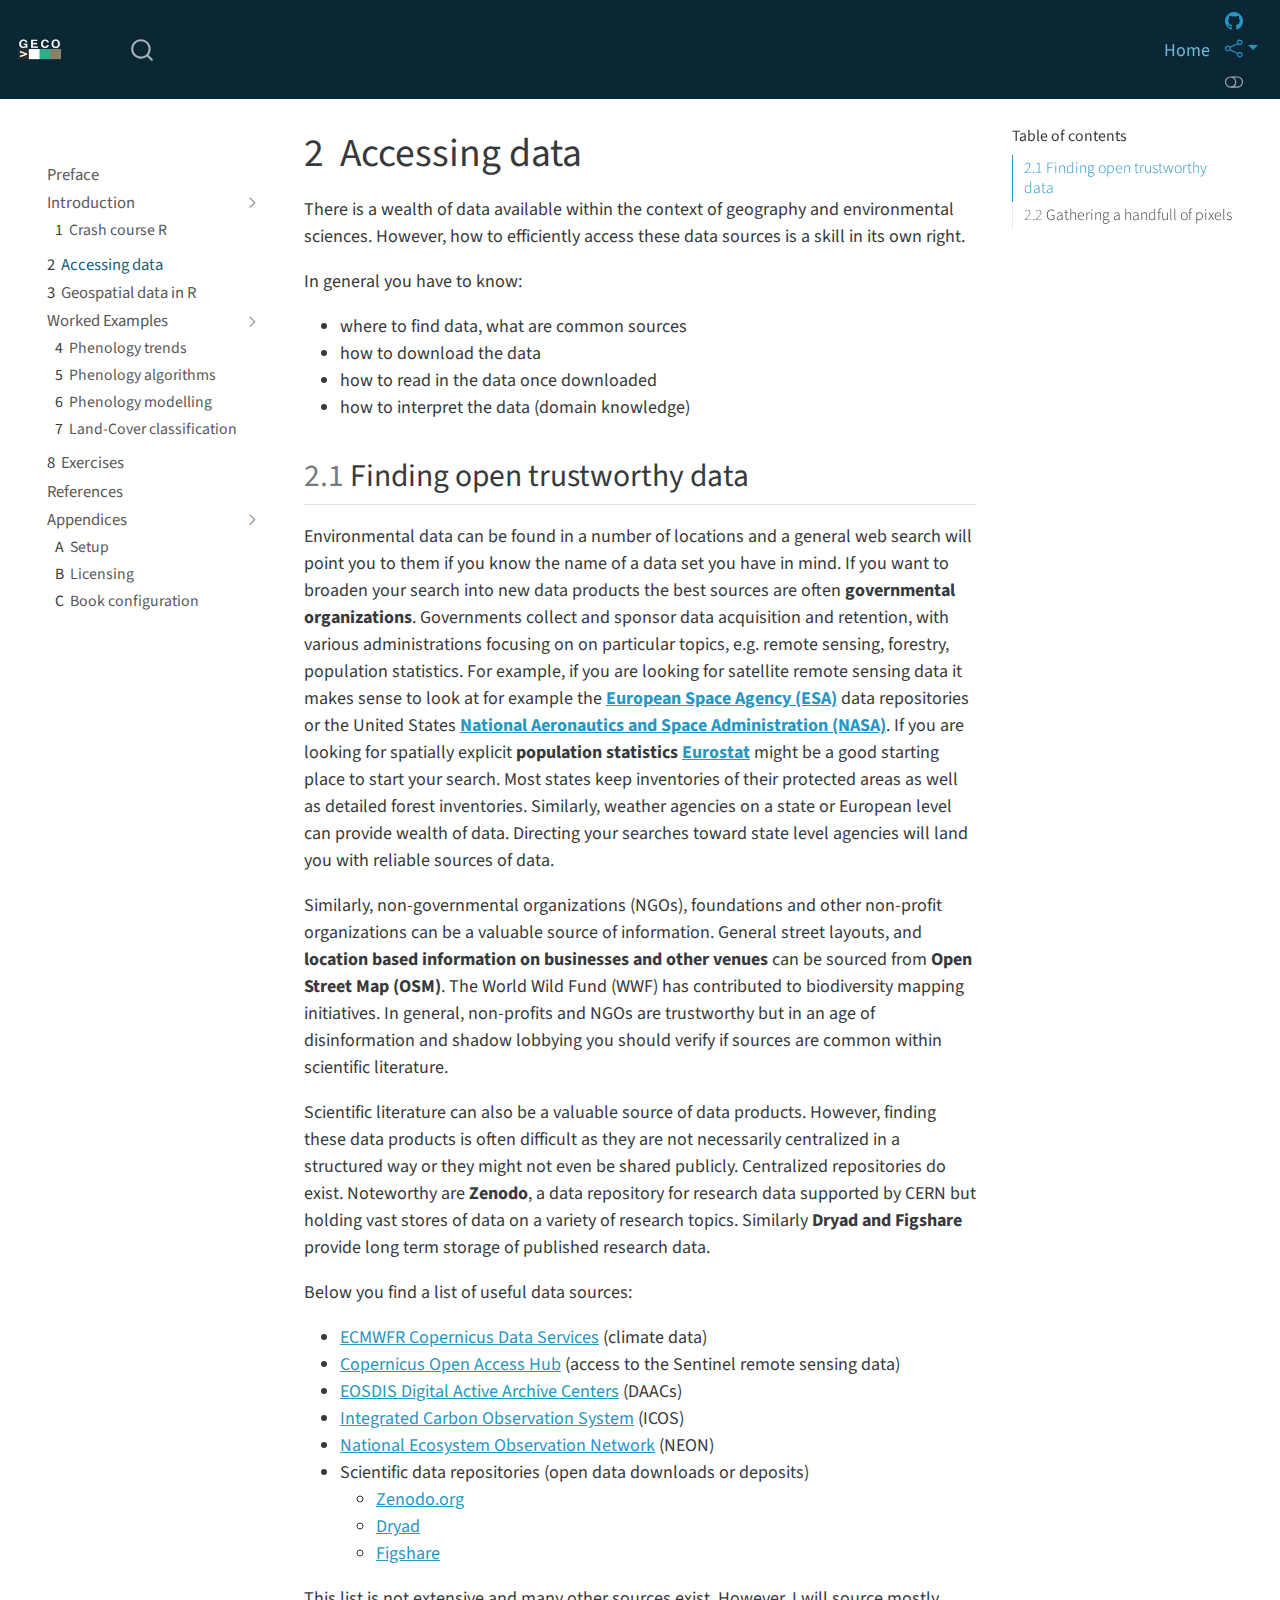
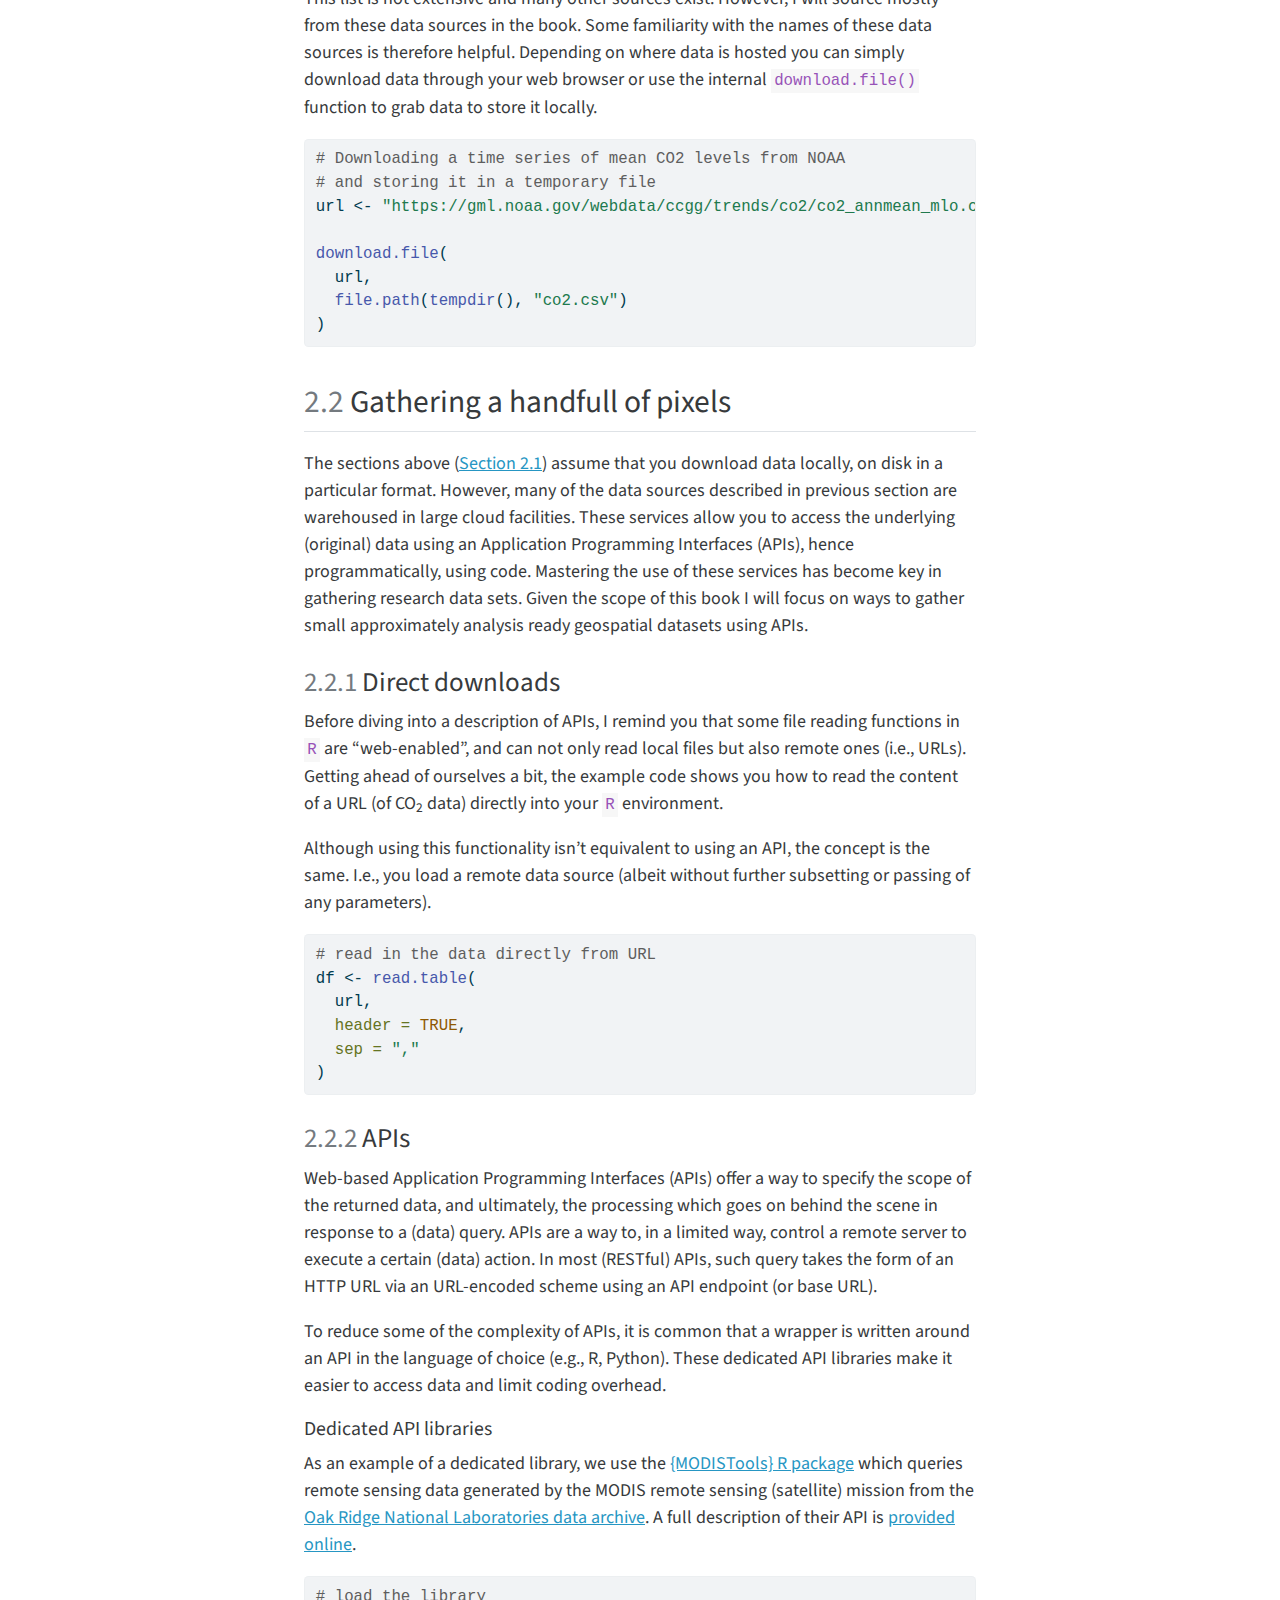
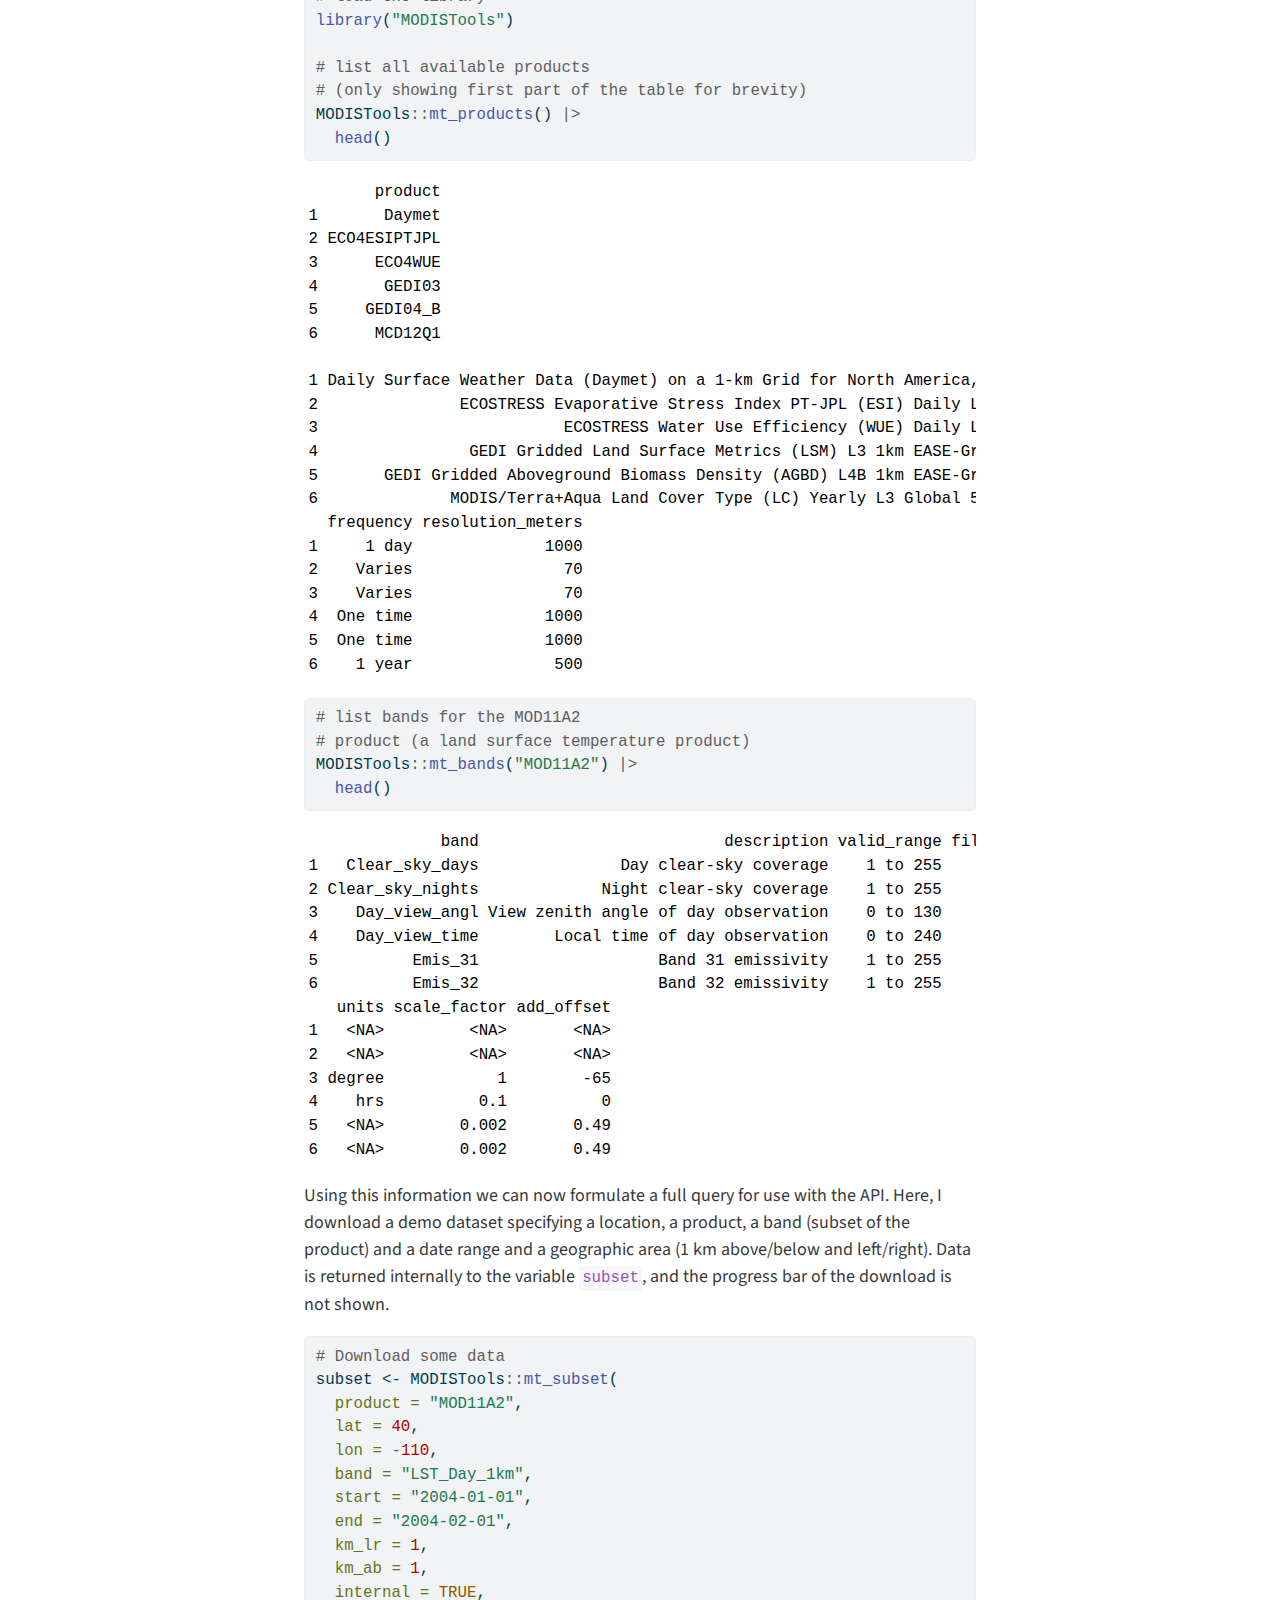
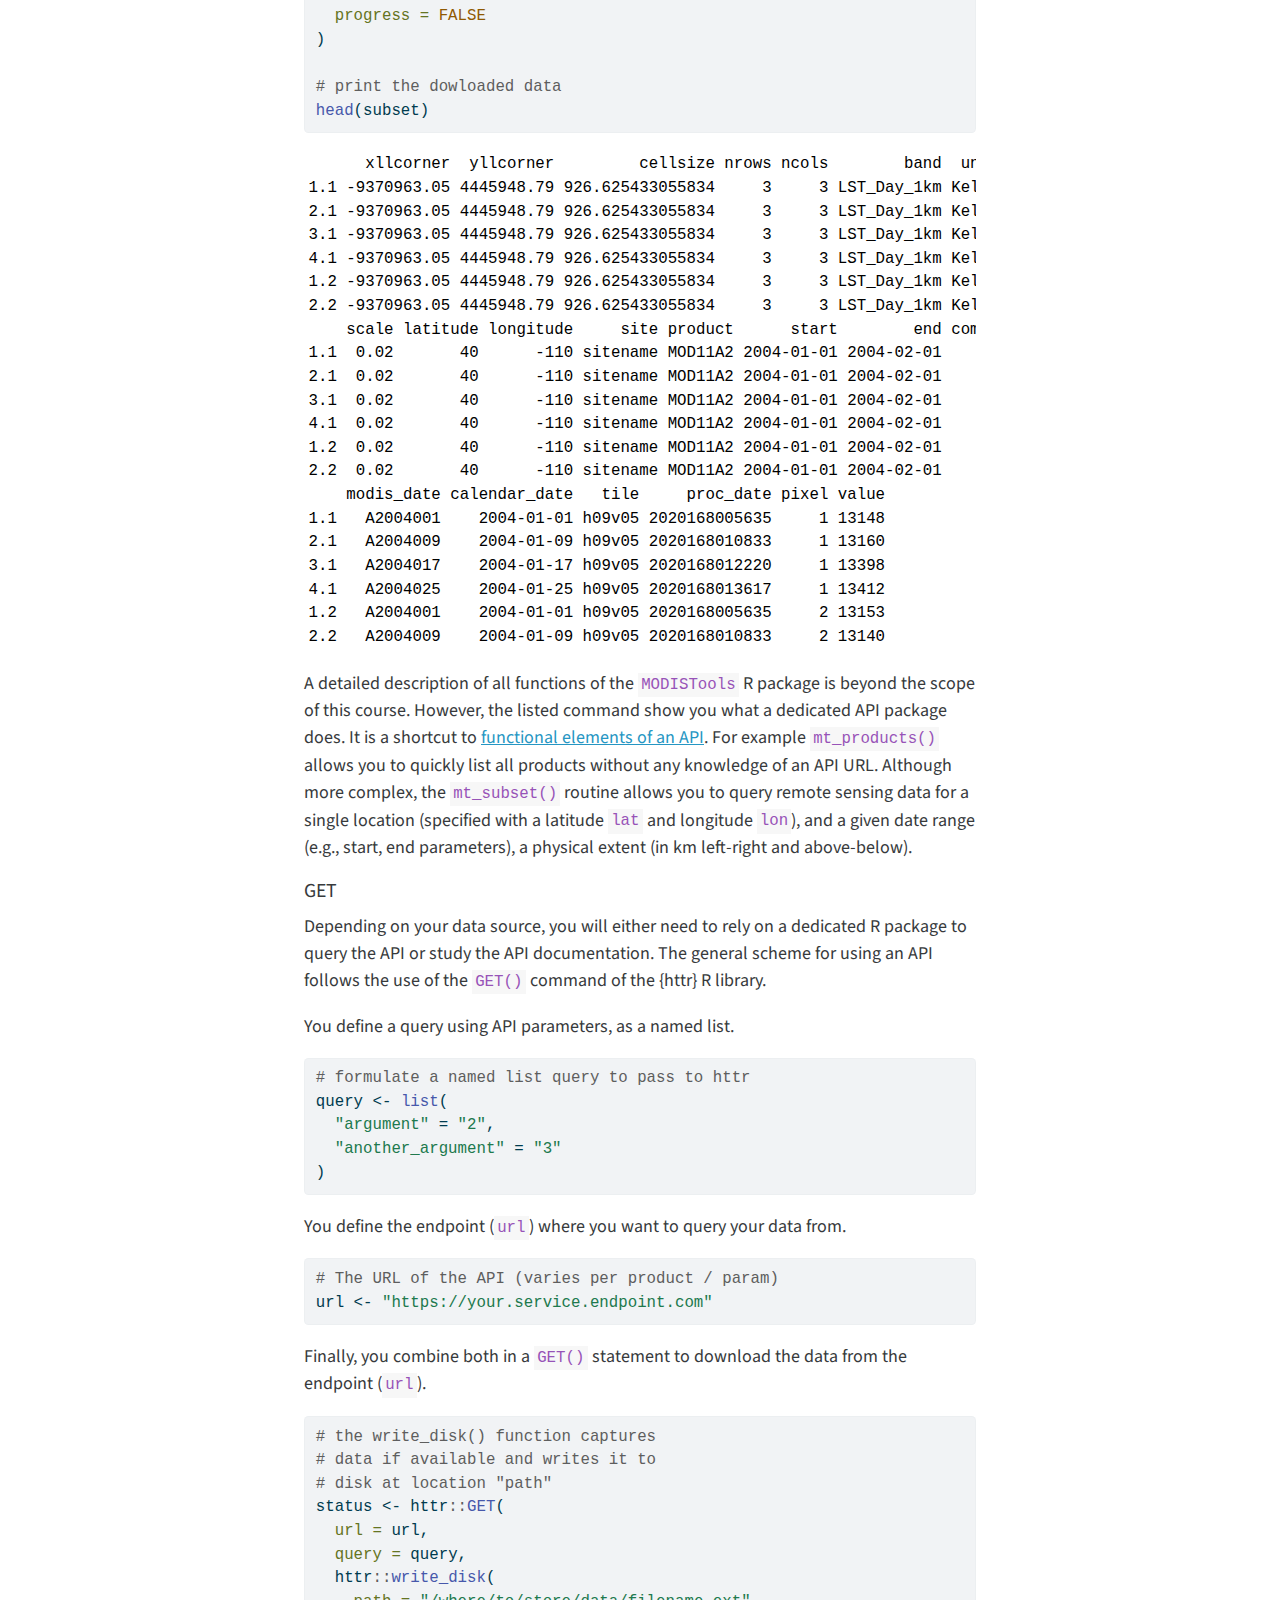
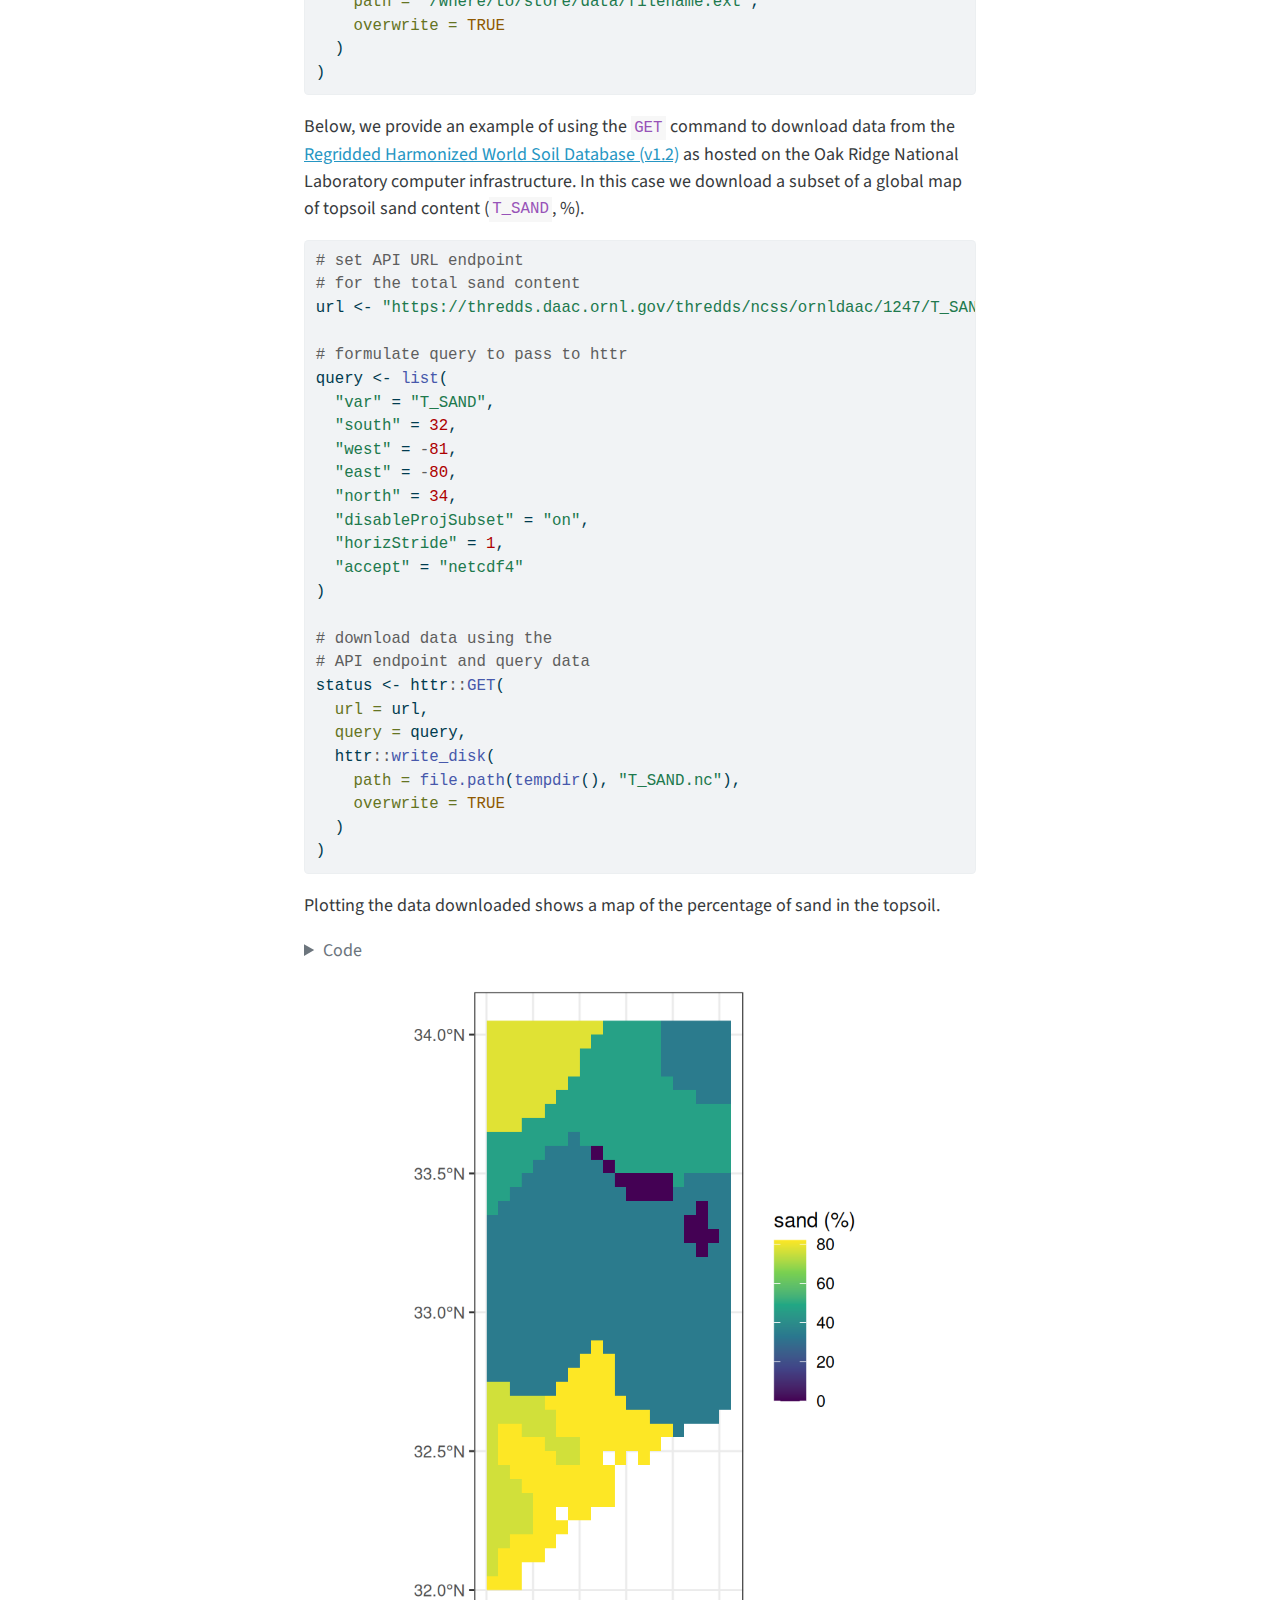
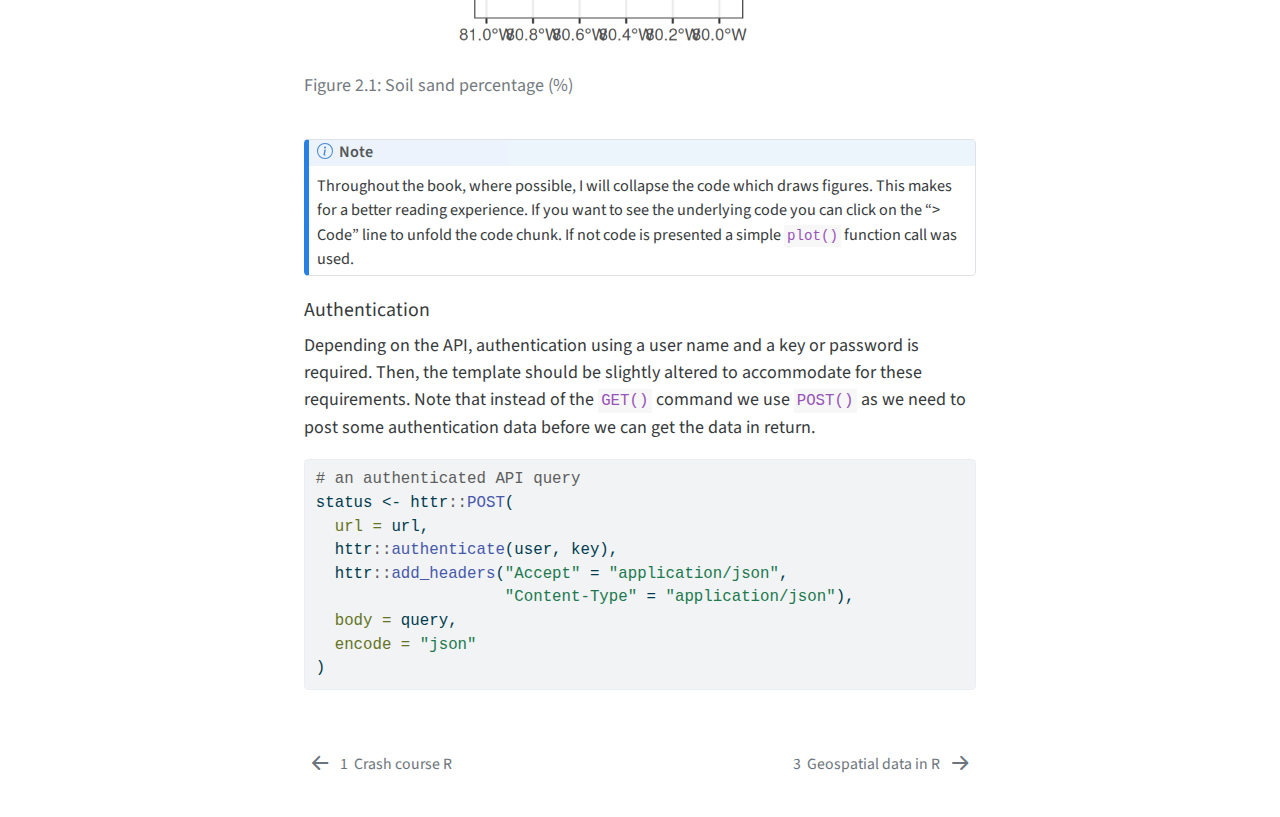
<file: gathering_data.html>
<!DOCTYPE html>
<html xmlns="http://www.w3.org/1999/xhtml" lang="en" xml:lang="en"><head>

<meta charset="utf-8">
<meta name="generator" content="quarto-1.3.450">

<meta name="viewport" content="width=device-width, initial-scale=1.0, user-scalable=yes">


<title>A Handful of Pixels - 2&nbsp; Accessing data</title>
<style>
code{white-space: pre-wrap;}
span.smallcaps{font-variant: small-caps;}
div.columns{display: flex; gap: min(4vw, 1.5em);}
div.column{flex: auto; overflow-x: auto;}
div.hanging-indent{margin-left: 1.5em; text-indent: -1.5em;}
ul.task-list{list-style: none;}
ul.task-list li input[type="checkbox"] {
  width: 0.8em;
  margin: 0 0.8em 0.2em -1em; /* quarto-specific, see https://github.com/quarto-dev/quarto-cli/issues/4556 */ 
  vertical-align: middle;
}
/* CSS for syntax highlighting */
pre > code.sourceCode { white-space: pre; position: relative; }
pre > code.sourceCode > span { display: inline-block; line-height: 1.25; }
pre > code.sourceCode > span:empty { height: 1.2em; }
.sourceCode { overflow: visible; }
code.sourceCode > span { color: inherit; text-decoration: inherit; }
div.sourceCode { margin: 1em 0; }
pre.sourceCode { margin: 0; }
@media screen {
div.sourceCode { overflow: auto; }
}
@media print {
pre > code.sourceCode { white-space: pre-wrap; }
pre > code.sourceCode > span { text-indent: -5em; padding-left: 5em; }
}
pre.numberSource code
  { counter-reset: source-line 0; }
pre.numberSource code > span
  { position: relative; left: -4em; counter-increment: source-line; }
pre.numberSource code > span > a:first-child::before
  { content: counter(source-line);
    position: relative; left: -1em; text-align: right; vertical-align: baseline;
    border: none; display: inline-block;
    -webkit-touch-callout: none; -webkit-user-select: none;
    -khtml-user-select: none; -moz-user-select: none;
    -ms-user-select: none; user-select: none;
    padding: 0 4px; width: 4em;
  }
pre.numberSource { margin-left: 3em;  padding-left: 4px; }
div.sourceCode
  {   }
@media screen {
pre > code.sourceCode > span > a:first-child::before { text-decoration: underline; }
}
</style>


<script src="site_libs/quarto-nav/quarto-nav.js"></script>
<script src="site_libs/quarto-nav/headroom.min.js"></script>
<script src="site_libs/clipboard/clipboard.min.js"></script>
<script src="site_libs/quarto-search/autocomplete.umd.js"></script>
<script src="site_libs/quarto-search/fuse.min.js"></script>
<script src="site_libs/quarto-search/quarto-search.js"></script>
<meta name="quarto:offset" content="./">
<link href="./geospatial_R.html" rel="next">
<link href="./basic_R.html" rel="prev">
<link href="./figures/favicon.ico" rel="icon">
<script src="site_libs/quarto-html/quarto.js"></script>
<script src="site_libs/quarto-html/popper.min.js"></script>
<script src="site_libs/quarto-html/tippy.umd.min.js"></script>
<script src="site_libs/quarto-html/anchor.min.js"></script>
<link href="site_libs/quarto-html/tippy.css" rel="stylesheet">
<link href="site_libs/quarto-html/quarto-syntax-highlighting.css" rel="stylesheet" class="quarto-color-scheme" id="quarto-text-highlighting-styles">
<link href="site_libs/quarto-html/quarto-syntax-highlighting-dark.css" rel="prefetch" class="quarto-color-scheme quarto-color-alternate" id="quarto-text-highlighting-styles">
<script src="site_libs/bootstrap/bootstrap.min.js"></script>
<link href="site_libs/bootstrap/bootstrap-icons.css" rel="stylesheet">
<link href="site_libs/bootstrap/bootstrap.min.css" rel="stylesheet" class="quarto-color-scheme" id="quarto-bootstrap" data-mode="light">
<link href="site_libs/bootstrap/bootstrap-dark.min.css" rel="prefetch" class="quarto-color-scheme quarto-color-alternate" id="quarto-bootstrap" data-mode="dark">
<script id="quarto-search-options" type="application/json">{
  "location": "navbar",
  "copy-button": false,
  "collapse-after": 3,
  "panel-placement": "end",
  "type": "overlay",
  "limit": 20,
  "language": {
    "search-no-results-text": "No results",
    "search-matching-documents-text": "matching documents",
    "search-copy-link-title": "Copy link to search",
    "search-hide-matches-text": "Hide additional matches",
    "search-more-match-text": "more match in this document",
    "search-more-matches-text": "more matches in this document",
    "search-clear-button-title": "Clear",
    "search-detached-cancel-button-title": "Cancel",
    "search-submit-button-title": "Submit",
    "search-label": "Search"
  }
}</script>


<meta name="twitter:title" content="A Handful of Pixels - 2&nbsp; Accessing data">
<meta name="twitter:description" content="">
<meta name="twitter:image" content="gathering_data_files/figure-html/fig-sand-perc-1.png">
<meta name="twitter:card" content="summary_large_image">
</head>

<body class="nav-sidebar floating nav-fixed">

<div id="quarto-search-results"></div>
  <header id="quarto-header" class="headroom fixed-top">
    <nav class="navbar navbar-expand-lg navbar-dark ">
      <div class="navbar-container container-fluid">
      <div class="navbar-brand-container">
    <a href="./index.html" class="navbar-brand navbar-brand-logo">
    <img src="./images/logo.png" alt="" class="navbar-logo">
    </a>
    <a class="navbar-brand" href="./index.html">
    <span class="navbar-title"></span>
    </a>
  </div>
            <div id="quarto-search" class="" title="Search"></div>
          <button class="navbar-toggler" type="button" data-bs-toggle="collapse" data-bs-target="#navbarCollapse" aria-controls="navbarCollapse" aria-expanded="false" aria-label="Toggle navigation" onclick="if (window.quartoToggleHeadroom) { window.quartoToggleHeadroom(); }">
  <span class="navbar-toggler-icon"></span>
</button>
          <div class="collapse navbar-collapse" id="navbarCollapse">
            <ul class="navbar-nav navbar-nav-scroll ms-auto">
  <li class="nav-item">
    <a class="nav-link active" href="./index.html" rel="" target="" aria-current="page">
 <span class="menu-text">Home</span></a>
  </li>  
</ul>
            <div class="quarto-navbar-tools tools-wide">
    <a href="https://github.com/geco-bern/handfull_of_pixels/" rel="" title="Source Code" class="quarto-navigation-tool px-1" aria-label="Source Code"><i class="bi bi-github"></i></a>
    <div class="dropdown">
      <a href="" title="Share" id="quarto-navigation-tool-dropdown-0" class="quarto-navigation-tool dropdown-toggle px-1" data-bs-toggle="dropdown" aria-expanded="false" aria-label="Share"><i class="bi bi-share"></i></a>
      <ul class="dropdown-menu dropdown-menu-end" aria-labelledby="quarto-navigation-tool-dropdown-0">
          <li>
            <a class="dropdown-item quarto-navbar-tools-item" href="https://twitter.com/intent/tweet?url=|url|">
              <i class="bi bi-bi-twitter pe-1"></i>
            Twitter
            </a>
          </li>
          <li>
            <a class="dropdown-item quarto-navbar-tools-item" href="https://www.facebook.com/sharer/sharer.php?u=|url|">
              <i class="bi bi-bi-facebook pe-1"></i>
            Facebook
            </a>
          </li>
      </ul>
    </div>
  <a href="" class="quarto-color-scheme-toggle quarto-navigation-tool  px-1" onclick="window.quartoToggleColorScheme(); return false;" title="Toggle dark mode"><i class="bi"></i></a>
</div>
          </div> <!-- /navcollapse -->
      </div> <!-- /container-fluid -->
    </nav>
  <nav class="quarto-secondary-nav">
    <div class="container-fluid d-flex">
      <button type="button" class="quarto-btn-toggle btn" data-bs-toggle="collapse" data-bs-target="#quarto-sidebar,#quarto-sidebar-glass" aria-controls="quarto-sidebar" aria-expanded="false" aria-label="Toggle sidebar navigation" onclick="if (window.quartoToggleHeadroom) { window.quartoToggleHeadroom(); }">
        <i class="bi bi-layout-text-sidebar-reverse"></i>
      </button>
      <nav class="quarto-page-breadcrumbs" aria-label="breadcrumb"><ol class="breadcrumb"><li class="breadcrumb-item"><a href="./gathering_data.html"><span class="chapter-number">2</span>&nbsp; <span class="chapter-title">Accessing data</span></a></li></ol></nav>
      <a class="flex-grow-1" role="button" data-bs-toggle="collapse" data-bs-target="#quarto-sidebar,#quarto-sidebar-glass" aria-controls="quarto-sidebar" aria-expanded="false" aria-label="Toggle sidebar navigation" onclick="if (window.quartoToggleHeadroom) { window.quartoToggleHeadroom(); }">      
      </a>
      <button type="button" class="btn quarto-search-button" aria-label="" onclick="window.quartoOpenSearch();">
        <i class="bi bi-search"></i>
      </button>
    </div>
  </nav>
</header>
<!-- content -->
<div id="quarto-content" class="quarto-container page-columns page-rows-contents page-layout-article page-navbar">
<!-- sidebar -->
  <nav id="quarto-sidebar" class="sidebar collapse collapse-horizontal sidebar-navigation floating overflow-auto">
        <div class="mt-2 flex-shrink-0 align-items-center">
        <div class="sidebar-search">
        <div id="quarto-search" class="" title="Search"></div>
        </div>
        </div>
    <div class="sidebar-menu-container"> 
    <ul class="list-unstyled mt-1">
        <li class="sidebar-item">
  <div class="sidebar-item-container"> 
  <a href="./index.html" class="sidebar-item-text sidebar-link">
 <span class="menu-text">Preface</span></a>
  </div>
</li>
        <li class="sidebar-item sidebar-item-section">
      <div class="sidebar-item-container"> 
            <a href="./intro.html" class="sidebar-item-text sidebar-link">
 <span class="menu-text">Introduction</span></a>
          <a class="sidebar-item-toggle text-start" data-bs-toggle="collapse" data-bs-target="#quarto-sidebar-section-1" aria-expanded="true" aria-label="Toggle section">
            <i class="bi bi-chevron-right ms-2"></i>
          </a> 
      </div>
      <ul id="quarto-sidebar-section-1" class="collapse list-unstyled sidebar-section depth1 show">  
          <li class="sidebar-item">
  <div class="sidebar-item-container"> 
  <a href="./basic_R.html" class="sidebar-item-text sidebar-link">
 <span class="menu-text"><span class="chapter-number">1</span>&nbsp; <span class="chapter-title">Crash course R</span></span></a>
  </div>
</li>
      </ul>
  </li>
        <li class="sidebar-item">
  <div class="sidebar-item-container"> 
  <a href="./gathering_data.html" class="sidebar-item-text sidebar-link active">
 <span class="menu-text"><span class="chapter-number">2</span>&nbsp; <span class="chapter-title">Accessing data</span></span></a>
  </div>
</li>
        <li class="sidebar-item">
  <div class="sidebar-item-container"> 
  <a href="./geospatial_R.html" class="sidebar-item-text sidebar-link">
 <span class="menu-text"><span class="chapter-number">3</span>&nbsp; <span class="chapter-title">Geospatial data in R</span></span></a>
  </div>
</li>
        <li class="sidebar-item sidebar-item-section">
      <div class="sidebar-item-container"> 
            <a class="sidebar-item-text sidebar-link text-start" data-bs-toggle="collapse" data-bs-target="#quarto-sidebar-section-2" aria-expanded="true">
 <span class="menu-text">Worked Examples</span></a>
          <a class="sidebar-item-toggle text-start" data-bs-toggle="collapse" data-bs-target="#quarto-sidebar-section-2" aria-expanded="true" aria-label="Toggle section">
            <i class="bi bi-chevron-right ms-2"></i>
          </a> 
      </div>
      <ul id="quarto-sidebar-section-2" class="collapse list-unstyled sidebar-section depth1 show">  
          <li class="sidebar-item">
  <div class="sidebar-item-container"> 
  <a href="./phenology_trends.html" class="sidebar-item-text sidebar-link">
 <span class="menu-text"><span class="chapter-number">4</span>&nbsp; <span class="chapter-title">Phenology trends</span></span></a>
  </div>
</li>
          <li class="sidebar-item">
  <div class="sidebar-item-container"> 
  <a href="./phenology_algorithms.html" class="sidebar-item-text sidebar-link">
 <span class="menu-text"><span class="chapter-number">5</span>&nbsp; <span class="chapter-title">Phenology algorithms</span></span></a>
  </div>
</li>
          <li class="sidebar-item">
  <div class="sidebar-item-container"> 
  <a href="./phenology_modelling.html" class="sidebar-item-text sidebar-link">
 <span class="menu-text"><span class="chapter-number">6</span>&nbsp; <span class="chapter-title">Phenology modelling</span></span></a>
  </div>
</li>
          <li class="sidebar-item">
  <div class="sidebar-item-container"> 
  <a href="./land_cover_classification.html" class="sidebar-item-text sidebar-link">
 <span class="menu-text"><span class="chapter-number">7</span>&nbsp; <span class="chapter-title">Land-Cover classification</span></span></a>
  </div>
</li>
      </ul>
  </li>
        <li class="sidebar-item">
  <div class="sidebar-item-container"> 
  <a href="./exercises.html" class="sidebar-item-text sidebar-link">
 <span class="menu-text"><span class="chapter-number">8</span>&nbsp; <span class="chapter-title">Exercises</span></span></a>
  </div>
</li>
        <li class="sidebar-item">
  <div class="sidebar-item-container"> 
  <a href="./references.html" class="sidebar-item-text sidebar-link">
 <span class="menu-text">References</span></a>
  </div>
</li>
        <li class="sidebar-item sidebar-item-section">
      <div class="sidebar-item-container"> 
            <a class="sidebar-item-text sidebar-link text-start" data-bs-toggle="collapse" data-bs-target="#quarto-sidebar-section-3" aria-expanded="true">
 <span class="menu-text">Appendices</span></a>
          <a class="sidebar-item-toggle text-start" data-bs-toggle="collapse" data-bs-target="#quarto-sidebar-section-3" aria-expanded="true" aria-label="Toggle section">
            <i class="bi bi-chevron-right ms-2"></i>
          </a> 
      </div>
      <ul id="quarto-sidebar-section-3" class="collapse list-unstyled sidebar-section depth1 show">  
          <li class="sidebar-item">
  <div class="sidebar-item-container"> 
  <a href="./appendix_setup.html" class="sidebar-item-text sidebar-link">
 <span class="menu-text"><span class="chapter-number">A</span>&nbsp; <span class="chapter-title">Setup</span></span></a>
  </div>
</li>
          <li class="sidebar-item">
  <div class="sidebar-item-container"> 
  <a href="./appendix_licensing.html" class="sidebar-item-text sidebar-link">
 <span class="menu-text"><span class="chapter-number">B</span>&nbsp; <span class="chapter-title">Licensing</span></span></a>
  </div>
</li>
          <li class="sidebar-item">
  <div class="sidebar-item-container"> 
  <a href="./appendix_config.html" class="sidebar-item-text sidebar-link">
 <span class="menu-text"><span class="chapter-number">C</span>&nbsp; <span class="chapter-title">Book configuration</span></span></a>
  </div>
</li>
      </ul>
  </li>
    </ul>
    </div>
</nav>
<div id="quarto-sidebar-glass" data-bs-toggle="collapse" data-bs-target="#quarto-sidebar,#quarto-sidebar-glass"></div>
<!-- margin-sidebar -->
    <div id="quarto-margin-sidebar" class="sidebar margin-sidebar">
        <nav id="TOC" role="doc-toc" class="toc-active">
    <h2 id="toc-title">Table of contents</h2>
   
  <ul>
  <li><a href="#sec-trust-data" id="toc-sec-trust-data" class="nav-link active" data-scroll-target="#sec-trust-data"><span class="header-section-number">2.1</span> Finding open trustworthy data</a></li>
  <li><a href="#gathering-a-handfull-of-pixels" id="toc-gathering-a-handfull-of-pixels" class="nav-link" data-scroll-target="#gathering-a-handfull-of-pixels"><span class="header-section-number">2.2</span> Gathering a handfull of pixels</a>
  <ul class="collapse">
  <li><a href="#direct-downloads" id="toc-direct-downloads" class="nav-link" data-scroll-target="#direct-downloads"><span class="header-section-number">2.2.1</span> Direct downloads</a></li>
  <li><a href="#sec-apis" id="toc-sec-apis" class="nav-link" data-scroll-target="#sec-apis"><span class="header-section-number">2.2.2</span> APIs</a></li>
  </ul></li>
  </ul>
</nav>
    </div>
<!-- main -->
<main class="content" id="quarto-document-content">

<header id="title-block-header" class="quarto-title-block default">
<div class="quarto-title">
<h1 class="title"><span id="sec-accessing-data" class="quarto-section-identifier"><span class="chapter-number">2</span>&nbsp; <span class="chapter-title">Accessing data</span></span></h1>
</div>



<div class="quarto-title-meta">

    
  
    
  </div>
  

</header>

<p>There is a wealth of data available within the context of geography and environmental sciences. However, how to efficiently access these data sources is a skill in its own right.</p>
<p>In general you have to know:</p>
<ul>
<li>where to find data, what are common sources</li>
<li>how to download the data</li>
<li>how to read in the data once downloaded</li>
<li>how to interpret the data (domain knowledge)</li>
</ul>
<section id="sec-trust-data" class="level2" data-number="2.1">
<h2 data-number="2.1" class="anchored" data-anchor-id="sec-trust-data"><span class="header-section-number">2.1</span> Finding open trustworthy data</h2>
<p>Environmental data can be found in a number of locations and a general web search will point you to them if you know the name of a data set you have in mind. If you want to broaden your search into new data products the best sources are often <strong>governmental organizations</strong>. Governments collect and sponsor data acquisition and retention, with various administrations focusing on on particular topics, e.g.&nbsp;remote sensing, forestry, population statistics. For example, if you are looking for satellite remote sensing data it makes sense to look at for example the <strong><a href="https://www.esa.int/">European Space Agency (ESA)</a></strong> data repositories or the United States <strong><a href="https://www.nasa.gov/">National Aeronautics and Space Administration (NASA)</a></strong>. If you are looking for spatially explicit <strong>population statistics <a href="https://ec.europa.eu/eurostat">Eurostat</a></strong> might be a good starting place to start your search. Most states keep inventories of their protected areas as well as detailed forest inventories. Similarly, weather agencies on a state or European level can provide wealth of data. Directing your searches toward state level agencies will land you with reliable sources of data.</p>
<p>Similarly, non-governmental organizations (NGOs), foundations and other non-profit organizations can be a valuable source of information. General street layouts, and <strong>location based information on businesses and other venues</strong> can be sourced from <strong>Open Street Map (OSM)</strong>. The World Wild Fund (WWF) has contributed to biodiversity mapping initiatives. In general, non-profits and NGOs are trustworthy but in an age of disinformation and shadow lobbying you should verify if sources are common within scientific literature.</p>
<p>Scientific literature can also be a valuable source of data products. However, finding these data products is often difficult as they are not necessarily centralized in a structured way or they might not even be shared publicly. Centralized repositories do exist. Noteworthy are <strong>Zenodo</strong>, a data repository for research data supported by CERN but holding vast stores of data on a variety of research topics. Similarly <strong>Dryad and Figshare</strong> provide long term storage of published research data.</p>
<p>Below you find a list of useful data sources:</p>
<ul>
<li><a href="https://cds.climate.copernicus.eu">ECMWFR Copernicus Data Services</a> (climate data)</li>
<li><a href="https://scihub.copernicus.eu/">Copernicus Open Access Hub</a> (access to the Sentinel remote sensing data)</li>
<li><a href="https://www.earthdata.nasa.gov/eosdis/daacs">EOSDIS Digital Active Archive Centers</a> (DAACs)</li>
<li><a href="https://www.icos-cp.eu/about/icos-in-nutshell">Integrated Carbon Observation System</a> (ICOS)</li>
<li><a href="https://www.neonscience.org/">National Ecosystem Observation Network</a> (NEON)</li>
<li>Scientific data repositories (open data downloads or deposits)
<ul>
<li><a href="https://zenodo.org">Zenodo.org</a></li>
<li><a href="https://datadryad.org/stash">Dryad</a></li>
<li><a href="https://figshare.com/">Figshare</a></li>
</ul></li>
</ul>
<p>This list is not extensive and many other sources exist. However, I will source mostly from these data sources in the book. Some familiarity with the names of these data sources is therefore helpful. Depending on where data is hosted you can simply download data through your web browser or use the internal <code>download.file()</code> function to grab data to store it locally.</p>
<div class="cell">
<div class="sourceCode cell-code" id="cb1"><pre class="sourceCode r code-with-copy"><code class="sourceCode r"><span id="cb1-1"><a href="#cb1-1" aria-hidden="true" tabindex="-1"></a><span class="co"># Downloading a time series of mean CO2 levels from NOAA</span></span>
<span id="cb1-2"><a href="#cb1-2" aria-hidden="true" tabindex="-1"></a><span class="co"># and storing it in a temporary file</span></span>
<span id="cb1-3"><a href="#cb1-3" aria-hidden="true" tabindex="-1"></a>url <span class="ot">&lt;-</span> <span class="st">"https://gml.noaa.gov/webdata/ccgg/trends/co2/co2_annmean_mlo.csv"</span></span>
<span id="cb1-4"><a href="#cb1-4" aria-hidden="true" tabindex="-1"></a></span>
<span id="cb1-5"><a href="#cb1-5" aria-hidden="true" tabindex="-1"></a><span class="fu">download.file</span>(</span>
<span id="cb1-6"><a href="#cb1-6" aria-hidden="true" tabindex="-1"></a>  url,</span>
<span id="cb1-7"><a href="#cb1-7" aria-hidden="true" tabindex="-1"></a>  <span class="fu">file.path</span>(<span class="fu">tempdir</span>(), <span class="st">"co2.csv"</span>)</span>
<span id="cb1-8"><a href="#cb1-8" aria-hidden="true" tabindex="-1"></a>)</span></code><button title="Copy to Clipboard" class="code-copy-button"><i class="bi"></i></button></pre></div>
</div>
</section>
<section id="gathering-a-handfull-of-pixels" class="level2" data-number="2.2">
<h2 data-number="2.2" class="anchored" data-anchor-id="gathering-a-handfull-of-pixels"><span class="header-section-number">2.2</span> Gathering a handfull of pixels</h2>
<p>The sections above (<a href="#sec-trust-data"><span>Section&nbsp;2.1</span></a>) assume that you download data locally, on disk in a particular format. However, many of the data sources described in previous section are warehoused in large cloud facilities. These services allow you to access the underlying (original) data using an Application Programming Interfaces (APIs), hence programmatically, using code. Mastering the use of these services has become key in gathering research data sets. Given the scope of this book I will focus on ways to gather small approximately analysis ready geospatial datasets using APIs.</p>
<section id="direct-downloads" class="level3" data-number="2.2.1">
<h3 data-number="2.2.1" class="anchored" data-anchor-id="direct-downloads"><span class="header-section-number">2.2.1</span> Direct downloads</h3>
<p>Before diving into a description of APIs, I remind you that some file reading functions in <code>R</code> are “web-enabled”, and can not only read local files but also remote ones (i.e., URLs). Getting ahead of ourselves a bit, the example code shows you how to read the content of a URL (of CO<sub>2</sub> data) directly into your <code>R</code> environment.</p>
<p>Although using this functionality isn’t equivalent to using an API, the concept is the same. I.e., you load a remote data source (albeit without further subsetting or passing of any parameters).</p>
<div class="cell">
<div class="sourceCode cell-code" id="cb2"><pre class="sourceCode r code-with-copy"><code class="sourceCode r"><span id="cb2-1"><a href="#cb2-1" aria-hidden="true" tabindex="-1"></a><span class="co"># read in the data directly from URL</span></span>
<span id="cb2-2"><a href="#cb2-2" aria-hidden="true" tabindex="-1"></a>df <span class="ot">&lt;-</span> <span class="fu">read.table</span>(</span>
<span id="cb2-3"><a href="#cb2-3" aria-hidden="true" tabindex="-1"></a>  url,</span>
<span id="cb2-4"><a href="#cb2-4" aria-hidden="true" tabindex="-1"></a>  <span class="at">header =</span> <span class="cn">TRUE</span>,</span>
<span id="cb2-5"><a href="#cb2-5" aria-hidden="true" tabindex="-1"></a>  <span class="at">sep =</span> <span class="st">","</span></span>
<span id="cb2-6"><a href="#cb2-6" aria-hidden="true" tabindex="-1"></a>)</span></code><button title="Copy to Clipboard" class="code-copy-button"><i class="bi"></i></button></pre></div>
</div>
</section>
<section id="sec-apis" class="level3" data-number="2.2.2">
<h3 data-number="2.2.2" class="anchored" data-anchor-id="sec-apis"><span class="header-section-number">2.2.2</span> APIs</h3>
<p>Web-based Application Programming Interfaces (APIs) offer a way to specify the scope of the returned data, and ultimately, the processing which goes on behind the scene in response to a (data) query. APIs are a way to, in a limited way, control a remote server to execute a certain (data) action. In most (RESTful) APIs, such query takes the form of an HTTP URL via an URL-encoded scheme using an API endpoint (or base URL).</p>
<p>To reduce some of the complexity of APIs, it is common that a wrapper is written around an API in the language of choice (e.g., R, Python). These dedicated API libraries make it easier to access data and limit coding overhead.</p>
<section id="dedicated-api-libraries" class="level5 unnumbered">
<h5 class="unnumbered anchored" data-anchor-id="dedicated-api-libraries">Dedicated API libraries</h5>
<p>As an example of a dedicated library, we use the <a href="https://github.com/bluegreen-labs/MODISTools">{MODISTools} R package</a> which queries remote sensing data generated by the MODIS remote sensing (satellite) mission from the <a href="https://modis.ornl.gov/data.html">Oak Ridge National Laboratories data archive</a>. A full description of their API is <a href="https://modis.ornl.gov/data/modis_webservice.html">provided online</a>.</p>
<div class="cell">
<div class="sourceCode cell-code" id="cb3"><pre class="sourceCode r code-with-copy"><code class="sourceCode r"><span id="cb3-1"><a href="#cb3-1" aria-hidden="true" tabindex="-1"></a><span class="co"># load the library</span></span>
<span id="cb3-2"><a href="#cb3-2" aria-hidden="true" tabindex="-1"></a><span class="fu">library</span>(<span class="st">"MODISTools"</span>)</span>
<span id="cb3-3"><a href="#cb3-3" aria-hidden="true" tabindex="-1"></a></span>
<span id="cb3-4"><a href="#cb3-4" aria-hidden="true" tabindex="-1"></a><span class="co"># list all available products</span></span>
<span id="cb3-5"><a href="#cb3-5" aria-hidden="true" tabindex="-1"></a><span class="co"># (only showing first part of the table for brevity)</span></span>
<span id="cb3-6"><a href="#cb3-6" aria-hidden="true" tabindex="-1"></a>MODISTools<span class="sc">::</span><span class="fu">mt_products</span>() <span class="sc">|&gt;</span> </span>
<span id="cb3-7"><a href="#cb3-7" aria-hidden="true" tabindex="-1"></a>  <span class="fu">head</span>()</span></code><button title="Copy to Clipboard" class="code-copy-button"><i class="bi"></i></button></pre></div>
<div class="cell-output cell-output-stdout">
<pre><code>       product
1       Daymet
2 ECO4ESIPTJPL
3      ECO4WUE
4       GEDI03
5     GEDI04_B
6      MCD12Q1
                                                                         description
1 Daily Surface Weather Data (Daymet) on a 1-km Grid for North America, Version 4 R1
2               ECOSTRESS Evaporative Stress Index PT-JPL (ESI) Daily L4 Global 70 m
3                          ECOSTRESS Water Use Efficiency (WUE) Daily L4 Global 70 m
4                GEDI Gridded Land Surface Metrics (LSM) L3 1km EASE-Grid, Version 2
5       GEDI Gridded Aboveground Biomass Density (AGBD) L4B 1km EASE-Grid, Version 2
6              MODIS/Terra+Aqua Land Cover Type (LC) Yearly L3 Global 500 m SIN Grid
  frequency resolution_meters
1     1 day              1000
2    Varies                70
3    Varies                70
4  One time              1000
5  One time              1000
6    1 year               500</code></pre>
</div>
<div class="sourceCode cell-code" id="cb5"><pre class="sourceCode r code-with-copy"><code class="sourceCode r"><span id="cb5-1"><a href="#cb5-1" aria-hidden="true" tabindex="-1"></a><span class="co"># list bands for the MOD11A2</span></span>
<span id="cb5-2"><a href="#cb5-2" aria-hidden="true" tabindex="-1"></a><span class="co"># product (a land surface temperature product)</span></span>
<span id="cb5-3"><a href="#cb5-3" aria-hidden="true" tabindex="-1"></a>MODISTools<span class="sc">::</span><span class="fu">mt_bands</span>(<span class="st">"MOD11A2"</span>) <span class="sc">|&gt;</span> </span>
<span id="cb5-4"><a href="#cb5-4" aria-hidden="true" tabindex="-1"></a>  <span class="fu">head</span>()</span></code><button title="Copy to Clipboard" class="code-copy-button"><i class="bi"></i></button></pre></div>
<div class="cell-output cell-output-stdout">
<pre><code>              band                          description valid_range fill_value
1   Clear_sky_days               Day clear-sky coverage    1 to 255          0
2 Clear_sky_nights             Night clear-sky coverage    1 to 255          0
3    Day_view_angl View zenith angle of day observation    0 to 130        255
4    Day_view_time        Local time of day observation    0 to 240        255
5          Emis_31                   Band 31 emissivity    1 to 255          0
6          Emis_32                   Band 32 emissivity    1 to 255          0
   units scale_factor add_offset
1   &lt;NA&gt;         &lt;NA&gt;       &lt;NA&gt;
2   &lt;NA&gt;         &lt;NA&gt;       &lt;NA&gt;
3 degree            1        -65
4    hrs          0.1          0
5   &lt;NA&gt;        0.002       0.49
6   &lt;NA&gt;        0.002       0.49</code></pre>
</div>
</div>
<p>Using this information we can now formulate a full query for use with the API. Here, I download a demo dataset specifying a location, a product, a band (subset of the product) and a date range and a geographic area (1 km above/below and left/right). Data is returned internally to the variable <code>subset</code>, and the progress bar of the download is not shown.</p>
<div class="cell">
<div class="sourceCode cell-code" id="cb7"><pre class="sourceCode r code-with-copy"><code class="sourceCode r"><span id="cb7-1"><a href="#cb7-1" aria-hidden="true" tabindex="-1"></a><span class="co"># Download some data</span></span>
<span id="cb7-2"><a href="#cb7-2" aria-hidden="true" tabindex="-1"></a>subset <span class="ot">&lt;-</span> MODISTools<span class="sc">::</span><span class="fu">mt_subset</span>(</span>
<span id="cb7-3"><a href="#cb7-3" aria-hidden="true" tabindex="-1"></a>  <span class="at">product =</span> <span class="st">"MOD11A2"</span>,</span>
<span id="cb7-4"><a href="#cb7-4" aria-hidden="true" tabindex="-1"></a>  <span class="at">lat =</span> <span class="dv">40</span>,</span>
<span id="cb7-5"><a href="#cb7-5" aria-hidden="true" tabindex="-1"></a>  <span class="at">lon =</span> <span class="sc">-</span><span class="dv">110</span>,</span>
<span id="cb7-6"><a href="#cb7-6" aria-hidden="true" tabindex="-1"></a>  <span class="at">band =</span> <span class="st">"LST_Day_1km"</span>,</span>
<span id="cb7-7"><a href="#cb7-7" aria-hidden="true" tabindex="-1"></a>  <span class="at">start =</span> <span class="st">"2004-01-01"</span>,</span>
<span id="cb7-8"><a href="#cb7-8" aria-hidden="true" tabindex="-1"></a>  <span class="at">end =</span> <span class="st">"2004-02-01"</span>,</span>
<span id="cb7-9"><a href="#cb7-9" aria-hidden="true" tabindex="-1"></a>  <span class="at">km_lr =</span> <span class="dv">1</span>,</span>
<span id="cb7-10"><a href="#cb7-10" aria-hidden="true" tabindex="-1"></a>  <span class="at">km_ab =</span> <span class="dv">1</span>,</span>
<span id="cb7-11"><a href="#cb7-11" aria-hidden="true" tabindex="-1"></a>  <span class="at">internal =</span> <span class="cn">TRUE</span>,</span>
<span id="cb7-12"><a href="#cb7-12" aria-hidden="true" tabindex="-1"></a>  <span class="at">progress =</span> <span class="cn">FALSE</span></span>
<span id="cb7-13"><a href="#cb7-13" aria-hidden="true" tabindex="-1"></a>)</span>
<span id="cb7-14"><a href="#cb7-14" aria-hidden="true" tabindex="-1"></a></span>
<span id="cb7-15"><a href="#cb7-15" aria-hidden="true" tabindex="-1"></a><span class="co"># print the dowloaded data</span></span>
<span id="cb7-16"><a href="#cb7-16" aria-hidden="true" tabindex="-1"></a><span class="fu">head</span>(subset)</span></code><button title="Copy to Clipboard" class="code-copy-button"><i class="bi"></i></button></pre></div>
</div>
<div class="cell">
<div class="cell-output cell-output-stdout">
<pre><code>      xllcorner  yllcorner         cellsize nrows ncols        band  units
1.1 -9370963.05 4445948.79 926.625433055834     3     3 LST_Day_1km Kelvin
2.1 -9370963.05 4445948.79 926.625433055834     3     3 LST_Day_1km Kelvin
3.1 -9370963.05 4445948.79 926.625433055834     3     3 LST_Day_1km Kelvin
4.1 -9370963.05 4445948.79 926.625433055834     3     3 LST_Day_1km Kelvin
1.2 -9370963.05 4445948.79 926.625433055834     3     3 LST_Day_1km Kelvin
2.2 -9370963.05 4445948.79 926.625433055834     3     3 LST_Day_1km Kelvin
    scale latitude longitude     site product      start        end complete
1.1  0.02       40      -110 sitename MOD11A2 2004-01-01 2004-02-01     TRUE
2.1  0.02       40      -110 sitename MOD11A2 2004-01-01 2004-02-01     TRUE
3.1  0.02       40      -110 sitename MOD11A2 2004-01-01 2004-02-01     TRUE
4.1  0.02       40      -110 sitename MOD11A2 2004-01-01 2004-02-01     TRUE
1.2  0.02       40      -110 sitename MOD11A2 2004-01-01 2004-02-01     TRUE
2.2  0.02       40      -110 sitename MOD11A2 2004-01-01 2004-02-01     TRUE
    modis_date calendar_date   tile     proc_date pixel value
1.1   A2004001    2004-01-01 h09v05 2020168005635     1 13148
2.1   A2004009    2004-01-09 h09v05 2020168010833     1 13160
3.1   A2004017    2004-01-17 h09v05 2020168012220     1 13398
4.1   A2004025    2004-01-25 h09v05 2020168013617     1 13412
1.2   A2004001    2004-01-01 h09v05 2020168005635     2 13153
2.2   A2004009    2004-01-09 h09v05 2020168010833     2 13140</code></pre>
</div>
</div>
<p>A detailed description of all functions of the <code>MODISTools</code> R package is beyond the scope of this course. However, the listed command show you what a dedicated API package does. It is a shortcut to <a href="https://modis.ornl.gov/data/modis_webservice.html">functional elements of an API</a>. For example <code>mt_products()</code> allows you to quickly list all products without any knowledge of an API URL. Although more complex, the <code>mt_subset()</code> routine allows you to query remote sensing data for a single location (specified with a latitude <code>lat</code> and longitude <code>lon</code>), and a given date range (e.g., start, end parameters), a physical extent (in km left-right and above-below).</p>
</section>
<section id="get" class="level5 unnumbered">
<h5 class="unnumbered anchored" data-anchor-id="get">GET</h5>
<p>Depending on your data source, you will either need to rely on a dedicated R package to query the API or study the API documentation. The general scheme for using an API follows the use of the <code>GET()</code> command of the {httr} R library.</p>
<p>You define a query using API parameters, as a named list.</p>
<div class="cell">
<div class="sourceCode cell-code" id="cb9"><pre class="sourceCode r code-with-copy"><code class="sourceCode r"><span id="cb9-1"><a href="#cb9-1" aria-hidden="true" tabindex="-1"></a><span class="co"># formulate a named list query to pass to httr</span></span>
<span id="cb9-2"><a href="#cb9-2" aria-hidden="true" tabindex="-1"></a>query <span class="ot">&lt;-</span> <span class="fu">list</span>(</span>
<span id="cb9-3"><a href="#cb9-3" aria-hidden="true" tabindex="-1"></a>  <span class="st">"argument"</span> <span class="ot">=</span> <span class="st">"2"</span>,</span>
<span id="cb9-4"><a href="#cb9-4" aria-hidden="true" tabindex="-1"></a>  <span class="st">"another_argument"</span> <span class="ot">=</span> <span class="st">"3"</span></span>
<span id="cb9-5"><a href="#cb9-5" aria-hidden="true" tabindex="-1"></a>)</span></code><button title="Copy to Clipboard" class="code-copy-button"><i class="bi"></i></button></pre></div>
</div>
<p>You define the endpoint (<code>url</code>) where you want to query your data from.</p>
<div class="cell">
<div class="sourceCode cell-code" id="cb10"><pre class="sourceCode r code-with-copy"><code class="sourceCode r"><span id="cb10-1"><a href="#cb10-1" aria-hidden="true" tabindex="-1"></a><span class="co"># The URL of the API (varies per product / param)</span></span>
<span id="cb10-2"><a href="#cb10-2" aria-hidden="true" tabindex="-1"></a>url <span class="ot">&lt;-</span> <span class="st">"https://your.service.endpoint.com"</span></span></code><button title="Copy to Clipboard" class="code-copy-button"><i class="bi"></i></button></pre></div>
</div>
<p>Finally, you combine both in a <code>GET()</code> statement to download the data from the endpoint (<code>url</code>).</p>
<div class="cell">
<div class="sourceCode cell-code" id="cb11"><pre class="sourceCode r code-with-copy"><code class="sourceCode r"><span id="cb11-1"><a href="#cb11-1" aria-hidden="true" tabindex="-1"></a><span class="co"># the write_disk() function captures</span></span>
<span id="cb11-2"><a href="#cb11-2" aria-hidden="true" tabindex="-1"></a><span class="co"># data if available and writes it to</span></span>
<span id="cb11-3"><a href="#cb11-3" aria-hidden="true" tabindex="-1"></a><span class="co"># disk at location "path"</span></span>
<span id="cb11-4"><a href="#cb11-4" aria-hidden="true" tabindex="-1"></a>status <span class="ot">&lt;-</span> httr<span class="sc">::</span><span class="fu">GET</span>(</span>
<span id="cb11-5"><a href="#cb11-5" aria-hidden="true" tabindex="-1"></a>  <span class="at">url =</span> url,</span>
<span id="cb11-6"><a href="#cb11-6" aria-hidden="true" tabindex="-1"></a>  <span class="at">query =</span> query,</span>
<span id="cb11-7"><a href="#cb11-7" aria-hidden="true" tabindex="-1"></a>  httr<span class="sc">::</span><span class="fu">write_disk</span>(</span>
<span id="cb11-8"><a href="#cb11-8" aria-hidden="true" tabindex="-1"></a>    <span class="at">path =</span> <span class="st">"/where/to/store/data/filename.ext"</span>,</span>
<span id="cb11-9"><a href="#cb11-9" aria-hidden="true" tabindex="-1"></a>    <span class="at">overwrite =</span> <span class="cn">TRUE</span></span>
<span id="cb11-10"><a href="#cb11-10" aria-hidden="true" tabindex="-1"></a>  )</span>
<span id="cb11-11"><a href="#cb11-11" aria-hidden="true" tabindex="-1"></a>)</span></code><button title="Copy to Clipboard" class="code-copy-button"><i class="bi"></i></button></pre></div>
</div>
<p>Below, we provide an example of using the <code>GET</code> command to download data from the <a href="https://daac.ornl.gov/cgi-bin/dsviewer.pl?ds_id=1247">Regridded Harmonized World Soil Database (v1.2)</a> as hosted on the Oak Ridge National Laboratory computer infrastructure. In this case we download a subset of a global map of topsoil sand content (<code>T_SAND</code>, %).</p>
<div class="cell">
<div class="sourceCode cell-code" id="cb12"><pre class="sourceCode r code-with-copy"><code class="sourceCode r"><span id="cb12-1"><a href="#cb12-1" aria-hidden="true" tabindex="-1"></a><span class="co"># set API URL endpoint</span></span>
<span id="cb12-2"><a href="#cb12-2" aria-hidden="true" tabindex="-1"></a><span class="co"># for the total sand content</span></span>
<span id="cb12-3"><a href="#cb12-3" aria-hidden="true" tabindex="-1"></a>url <span class="ot">&lt;-</span> <span class="st">"https://thredds.daac.ornl.gov/thredds/ncss/ornldaac/1247/T_SAND.nc4"</span></span>
<span id="cb12-4"><a href="#cb12-4" aria-hidden="true" tabindex="-1"></a></span>
<span id="cb12-5"><a href="#cb12-5" aria-hidden="true" tabindex="-1"></a><span class="co"># formulate query to pass to httr</span></span>
<span id="cb12-6"><a href="#cb12-6" aria-hidden="true" tabindex="-1"></a>query <span class="ot">&lt;-</span> <span class="fu">list</span>(</span>
<span id="cb12-7"><a href="#cb12-7" aria-hidden="true" tabindex="-1"></a>  <span class="st">"var"</span> <span class="ot">=</span> <span class="st">"T_SAND"</span>,</span>
<span id="cb12-8"><a href="#cb12-8" aria-hidden="true" tabindex="-1"></a>  <span class="st">"south"</span> <span class="ot">=</span> <span class="dv">32</span>,</span>
<span id="cb12-9"><a href="#cb12-9" aria-hidden="true" tabindex="-1"></a>  <span class="st">"west"</span> <span class="ot">=</span> <span class="sc">-</span><span class="dv">81</span>,</span>
<span id="cb12-10"><a href="#cb12-10" aria-hidden="true" tabindex="-1"></a>  <span class="st">"east"</span> <span class="ot">=</span> <span class="sc">-</span><span class="dv">80</span>,</span>
<span id="cb12-11"><a href="#cb12-11" aria-hidden="true" tabindex="-1"></a>  <span class="st">"north"</span> <span class="ot">=</span> <span class="dv">34</span>,</span>
<span id="cb12-12"><a href="#cb12-12" aria-hidden="true" tabindex="-1"></a>  <span class="st">"disableProjSubset"</span> <span class="ot">=</span> <span class="st">"on"</span>,</span>
<span id="cb12-13"><a href="#cb12-13" aria-hidden="true" tabindex="-1"></a>  <span class="st">"horizStride"</span> <span class="ot">=</span> <span class="dv">1</span>,</span>
<span id="cb12-14"><a href="#cb12-14" aria-hidden="true" tabindex="-1"></a>  <span class="st">"accept"</span> <span class="ot">=</span> <span class="st">"netcdf4"</span></span>
<span id="cb12-15"><a href="#cb12-15" aria-hidden="true" tabindex="-1"></a>)</span>
<span id="cb12-16"><a href="#cb12-16" aria-hidden="true" tabindex="-1"></a></span>
<span id="cb12-17"><a href="#cb12-17" aria-hidden="true" tabindex="-1"></a><span class="co"># download data using the</span></span>
<span id="cb12-18"><a href="#cb12-18" aria-hidden="true" tabindex="-1"></a><span class="co"># API endpoint and query data</span></span>
<span id="cb12-19"><a href="#cb12-19" aria-hidden="true" tabindex="-1"></a>status <span class="ot">&lt;-</span> httr<span class="sc">::</span><span class="fu">GET</span>(</span>
<span id="cb12-20"><a href="#cb12-20" aria-hidden="true" tabindex="-1"></a>  <span class="at">url =</span> url,</span>
<span id="cb12-21"><a href="#cb12-21" aria-hidden="true" tabindex="-1"></a>  <span class="at">query =</span> query,</span>
<span id="cb12-22"><a href="#cb12-22" aria-hidden="true" tabindex="-1"></a>  httr<span class="sc">::</span><span class="fu">write_disk</span>(</span>
<span id="cb12-23"><a href="#cb12-23" aria-hidden="true" tabindex="-1"></a>    <span class="at">path =</span> <span class="fu">file.path</span>(<span class="fu">tempdir</span>(), <span class="st">"T_SAND.nc"</span>),</span>
<span id="cb12-24"><a href="#cb12-24" aria-hidden="true" tabindex="-1"></a>    <span class="at">overwrite =</span> <span class="cn">TRUE</span></span>
<span id="cb12-25"><a href="#cb12-25" aria-hidden="true" tabindex="-1"></a>  )</span>
<span id="cb12-26"><a href="#cb12-26" aria-hidden="true" tabindex="-1"></a>)</span></code><button title="Copy to Clipboard" class="code-copy-button"><i class="bi"></i></button></pre></div>
</div>
<p>Plotting the data downloaded shows a map of the percentage of sand in the topsoil.</p>
<div class="cell" data-layout-align="center">
<details>
<summary>Code</summary>
<div class="sourceCode cell-code" id="cb13"><pre class="sourceCode r code-with-copy"><code class="sourceCode r"><span id="cb13-1"><a href="#cb13-1" aria-hidden="true" tabindex="-1"></a><span class="co"># libraries</span></span>
<span id="cb13-2"><a href="#cb13-2" aria-hidden="true" tabindex="-1"></a><span class="fu">library</span>(terra)</span>
<span id="cb13-3"><a href="#cb13-3" aria-hidden="true" tabindex="-1"></a><span class="fu">library</span>(ggplot2)</span>
<span id="cb13-4"><a href="#cb13-4" aria-hidden="true" tabindex="-1"></a><span class="fu">library</span>(tidyterra)</span>
<span id="cb13-5"><a href="#cb13-5" aria-hidden="true" tabindex="-1"></a></span>
<span id="cb13-6"><a href="#cb13-6" aria-hidden="true" tabindex="-1"></a>sand <span class="ot">&lt;-</span> terra<span class="sc">::</span><span class="fu">rast</span>(<span class="fu">file.path</span>(<span class="fu">tempdir</span>(), <span class="st">"T_SAND.nc"</span>))</span>
<span id="cb13-7"><a href="#cb13-7" aria-hidden="true" tabindex="-1"></a><span class="fu">ggplot</span>() <span class="sc">+</span></span>
<span id="cb13-8"><a href="#cb13-8" aria-hidden="true" tabindex="-1"></a>  tidyterra<span class="sc">::</span><span class="fu">geom_spatraster</span>(<span class="at">data =</span> sand) <span class="sc">+</span></span>
<span id="cb13-9"><a href="#cb13-9" aria-hidden="true" tabindex="-1"></a>  <span class="fu">scale_fill_viridis_c</span>(</span>
<span id="cb13-10"><a href="#cb13-10" aria-hidden="true" tabindex="-1"></a>    <span class="at">na.value =</span> <span class="cn">NA</span>,</span>
<span id="cb13-11"><a href="#cb13-11" aria-hidden="true" tabindex="-1"></a>    <span class="at">name =</span> <span class="st">"sand (%)"</span></span>
<span id="cb13-12"><a href="#cb13-12" aria-hidden="true" tabindex="-1"></a>    ) <span class="sc">+</span></span>
<span id="cb13-13"><a href="#cb13-13" aria-hidden="true" tabindex="-1"></a>  <span class="fu">theme_bw</span>()</span></code><button title="Copy to Clipboard" class="code-copy-button"><i class="bi"></i></button></pre></div>
</details>
<div class="cell-output-display">
<div id="fig-sand-perc" class="quarto-figure quarto-figure-center anchored">
<figure class="figure">
<p><img src="gathering_data_files/figure-html/fig-sand-perc-1.png" class="img-fluid figure-img" style="width:100.0%"></p>
<figcaption class="figure-caption">Figure&nbsp;2.1: Soil sand percentage (%)</figcaption>
</figure>
</div>
</div>
</div>
<div class="callout callout-style-default callout-note callout-titled">
<div class="callout-header d-flex align-content-center">
<div class="callout-icon-container">
<i class="callout-icon"></i>
</div>
<div class="callout-title-container flex-fill">
Note
</div>
</div>
<div class="callout-body-container callout-body">
<p>Throughout the book, where possible, I will collapse the code which draws figures. This makes for a better reading experience. If you want to see the underlying code you can click on the “&gt; Code” line to unfold the code chunk. If not code is presented a simple <code>plot()</code> function call was used.</p>
</div>
</div>
</section>
<section id="authentication" class="level5 unnumbered">
<h5 class="unnumbered anchored" data-anchor-id="authentication">Authentication</h5>
<p>Depending on the API, authentication using a user name and a key or password is required. Then, the template should be slightly altered to accommodate for these requirements. Note that instead of the <code>GET()</code> command we use <code>POST()</code> as we need to post some authentication data before we can get the data in return.</p>
<div class="cell">
<div class="sourceCode cell-code" id="cb14"><pre class="sourceCode r code-with-copy"><code class="sourceCode r"><span id="cb14-1"><a href="#cb14-1" aria-hidden="true" tabindex="-1"></a><span class="co"># an authenticated API query</span></span>
<span id="cb14-2"><a href="#cb14-2" aria-hidden="true" tabindex="-1"></a>status <span class="ot">&lt;-</span> httr<span class="sc">::</span><span class="fu">POST</span>(</span>
<span id="cb14-3"><a href="#cb14-3" aria-hidden="true" tabindex="-1"></a>  <span class="at">url =</span> url,</span>
<span id="cb14-4"><a href="#cb14-4" aria-hidden="true" tabindex="-1"></a>  httr<span class="sc">::</span><span class="fu">authenticate</span>(user, key),</span>
<span id="cb14-5"><a href="#cb14-5" aria-hidden="true" tabindex="-1"></a>  httr<span class="sc">::</span><span class="fu">add_headers</span>(<span class="st">"Accept"</span> <span class="ot">=</span> <span class="st">"application/json"</span>,</span>
<span id="cb14-6"><a href="#cb14-6" aria-hidden="true" tabindex="-1"></a>                    <span class="st">"Content-Type"</span> <span class="ot">=</span> <span class="st">"application/json"</span>),</span>
<span id="cb14-7"><a href="#cb14-7" aria-hidden="true" tabindex="-1"></a>  <span class="at">body =</span> query,</span>
<span id="cb14-8"><a href="#cb14-8" aria-hidden="true" tabindex="-1"></a>  <span class="at">encode =</span> <span class="st">"json"</span></span>
<span id="cb14-9"><a href="#cb14-9" aria-hidden="true" tabindex="-1"></a>)</span></code><button title="Copy to Clipboard" class="code-copy-button"><i class="bi"></i></button></pre></div>
</div>


</section>
</section>
</section>

</main> <!-- /main -->
<script id="quarto-html-after-body" type="application/javascript">
window.document.addEventListener("DOMContentLoaded", function (event) {
  const toggleBodyColorMode = (bsSheetEl) => {
    const mode = bsSheetEl.getAttribute("data-mode");
    const bodyEl = window.document.querySelector("body");
    if (mode === "dark") {
      bodyEl.classList.add("quarto-dark");
      bodyEl.classList.remove("quarto-light");
    } else {
      bodyEl.classList.add("quarto-light");
      bodyEl.classList.remove("quarto-dark");
    }
  }
  const toggleBodyColorPrimary = () => {
    const bsSheetEl = window.document.querySelector("link#quarto-bootstrap");
    if (bsSheetEl) {
      toggleBodyColorMode(bsSheetEl);
    }
  }
  toggleBodyColorPrimary();  
  const disableStylesheet = (stylesheets) => {
    for (let i=0; i < stylesheets.length; i++) {
      const stylesheet = stylesheets[i];
      stylesheet.rel = 'prefetch';
    }
  }
  const enableStylesheet = (stylesheets) => {
    for (let i=0; i < stylesheets.length; i++) {
      const stylesheet = stylesheets[i];
      stylesheet.rel = 'stylesheet';
    }
  }
  const manageTransitions = (selector, allowTransitions) => {
    const els = window.document.querySelectorAll(selector);
    for (let i=0; i < els.length; i++) {
      const el = els[i];
      if (allowTransitions) {
        el.classList.remove('notransition');
      } else {
        el.classList.add('notransition');
      }
    }
  }
  const toggleColorMode = (alternate) => {
    // Switch the stylesheets
    const alternateStylesheets = window.document.querySelectorAll('link.quarto-color-scheme.quarto-color-alternate');
    manageTransitions('#quarto-margin-sidebar .nav-link', false);
    if (alternate) {
      enableStylesheet(alternateStylesheets);
      for (const sheetNode of alternateStylesheets) {
        if (sheetNode.id === "quarto-bootstrap") {
          toggleBodyColorMode(sheetNode);
        }
      }
    } else {
      disableStylesheet(alternateStylesheets);
      toggleBodyColorPrimary();
    }
    manageTransitions('#quarto-margin-sidebar .nav-link', true);
    // Switch the toggles
    const toggles = window.document.querySelectorAll('.quarto-color-scheme-toggle');
    for (let i=0; i < toggles.length; i++) {
      const toggle = toggles[i];
      if (toggle) {
        if (alternate) {
          toggle.classList.add("alternate");     
        } else {
          toggle.classList.remove("alternate");
        }
      }
    }
    // Hack to workaround the fact that safari doesn't
    // properly recolor the scrollbar when toggling (#1455)
    if (navigator.userAgent.indexOf('Safari') > 0 && navigator.userAgent.indexOf('Chrome') == -1) {
      manageTransitions("body", false);
      window.scrollTo(0, 1);
      setTimeout(() => {
        window.scrollTo(0, 0);
        manageTransitions("body", true);
      }, 40);  
    }
  }
  const isFileUrl = () => { 
    return window.location.protocol === 'file:';
  }
  const hasAlternateSentinel = () => {  
    let styleSentinel = getColorSchemeSentinel();
    if (styleSentinel !== null) {
      return styleSentinel === "alternate";
    } else {
      return false;
    }
  }
  const setStyleSentinel = (alternate) => {
    const value = alternate ? "alternate" : "default";
    if (!isFileUrl()) {
      window.localStorage.setItem("quarto-color-scheme", value);
    } else {
      localAlternateSentinel = value;
    }
  }
  const getColorSchemeSentinel = () => {
    if (!isFileUrl()) {
      const storageValue = window.localStorage.getItem("quarto-color-scheme");
      return storageValue != null ? storageValue : localAlternateSentinel;
    } else {
      return localAlternateSentinel;
    }
  }
  let localAlternateSentinel = 'default';
  // Dark / light mode switch
  window.quartoToggleColorScheme = () => {
    // Read the current dark / light value 
    let toAlternate = !hasAlternateSentinel();
    toggleColorMode(toAlternate);
    setStyleSentinel(toAlternate);
  };
  // Ensure there is a toggle, if there isn't float one in the top right
  if (window.document.querySelector('.quarto-color-scheme-toggle') === null) {
    const a = window.document.createElement('a');
    a.classList.add('top-right');
    a.classList.add('quarto-color-scheme-toggle');
    a.href = "";
    a.onclick = function() { try { window.quartoToggleColorScheme(); } catch {} return false; };
    const i = window.document.createElement("i");
    i.classList.add('bi');
    a.appendChild(i);
    window.document.body.appendChild(a);
  }
  // Switch to dark mode if need be
  if (hasAlternateSentinel()) {
    toggleColorMode(true);
  } else {
    toggleColorMode(false);
  }
  const icon = "";
  const anchorJS = new window.AnchorJS();
  anchorJS.options = {
    placement: 'right',
    icon: icon
  };
  anchorJS.add('.anchored');
  const isCodeAnnotation = (el) => {
    for (const clz of el.classList) {
      if (clz.startsWith('code-annotation-')) {                     
        return true;
      }
    }
    return false;
  }
  const clipboard = new window.ClipboardJS('.code-copy-button', {
    text: function(trigger) {
      const codeEl = trigger.previousElementSibling.cloneNode(true);
      for (const childEl of codeEl.children) {
        if (isCodeAnnotation(childEl)) {
          childEl.remove();
        }
      }
      return codeEl.innerText;
    }
  });
  clipboard.on('success', function(e) {
    // button target
    const button = e.trigger;
    // don't keep focus
    button.blur();
    // flash "checked"
    button.classList.add('code-copy-button-checked');
    var currentTitle = button.getAttribute("title");
    button.setAttribute("title", "Copied!");
    let tooltip;
    if (window.bootstrap) {
      button.setAttribute("data-bs-toggle", "tooltip");
      button.setAttribute("data-bs-placement", "left");
      button.setAttribute("data-bs-title", "Copied!");
      tooltip = new bootstrap.Tooltip(button, 
        { trigger: "manual", 
          customClass: "code-copy-button-tooltip",
          offset: [0, -8]});
      tooltip.show();    
    }
    setTimeout(function() {
      if (tooltip) {
        tooltip.hide();
        button.removeAttribute("data-bs-title");
        button.removeAttribute("data-bs-toggle");
        button.removeAttribute("data-bs-placement");
      }
      button.setAttribute("title", currentTitle);
      button.classList.remove('code-copy-button-checked');
    }, 1000);
    // clear code selection
    e.clearSelection();
  });
  function tippyHover(el, contentFn) {
    const config = {
      allowHTML: true,
      content: contentFn,
      maxWidth: 500,
      delay: 100,
      arrow: false,
      appendTo: function(el) {
          return el.parentElement;
      },
      interactive: true,
      interactiveBorder: 10,
      theme: 'quarto',
      placement: 'bottom-start'
    };
    window.tippy(el, config); 
  }
  const noterefs = window.document.querySelectorAll('a[role="doc-noteref"]');
  for (var i=0; i<noterefs.length; i++) {
    const ref = noterefs[i];
    tippyHover(ref, function() {
      // use id or data attribute instead here
      let href = ref.getAttribute('data-footnote-href') || ref.getAttribute('href');
      try { href = new URL(href).hash; } catch {}
      const id = href.replace(/^#\/?/, "");
      const note = window.document.getElementById(id);
      return note.innerHTML;
    });
  }
      let selectedAnnoteEl;
      const selectorForAnnotation = ( cell, annotation) => {
        let cellAttr = 'data-code-cell="' + cell + '"';
        let lineAttr = 'data-code-annotation="' +  annotation + '"';
        const selector = 'span[' + cellAttr + '][' + lineAttr + ']';
        return selector;
      }
      const selectCodeLines = (annoteEl) => {
        const doc = window.document;
        const targetCell = annoteEl.getAttribute("data-target-cell");
        const targetAnnotation = annoteEl.getAttribute("data-target-annotation");
        const annoteSpan = window.document.querySelector(selectorForAnnotation(targetCell, targetAnnotation));
        const lines = annoteSpan.getAttribute("data-code-lines").split(",");
        const lineIds = lines.map((line) => {
          return targetCell + "-" + line;
        })
        let top = null;
        let height = null;
        let parent = null;
        if (lineIds.length > 0) {
            //compute the position of the single el (top and bottom and make a div)
            const el = window.document.getElementById(lineIds[0]);
            top = el.offsetTop;
            height = el.offsetHeight;
            parent = el.parentElement.parentElement;
          if (lineIds.length > 1) {
            const lastEl = window.document.getElementById(lineIds[lineIds.length - 1]);
            const bottom = lastEl.offsetTop + lastEl.offsetHeight;
            height = bottom - top;
          }
          if (top !== null && height !== null && parent !== null) {
            // cook up a div (if necessary) and position it 
            let div = window.document.getElementById("code-annotation-line-highlight");
            if (div === null) {
              div = window.document.createElement("div");
              div.setAttribute("id", "code-annotation-line-highlight");
              div.style.position = 'absolute';
              parent.appendChild(div);
            }
            div.style.top = top - 2 + "px";
            div.style.height = height + 4 + "px";
            let gutterDiv = window.document.getElementById("code-annotation-line-highlight-gutter");
            if (gutterDiv === null) {
              gutterDiv = window.document.createElement("div");
              gutterDiv.setAttribute("id", "code-annotation-line-highlight-gutter");
              gutterDiv.style.position = 'absolute';
              const codeCell = window.document.getElementById(targetCell);
              const gutter = codeCell.querySelector('.code-annotation-gutter');
              gutter.appendChild(gutterDiv);
            }
            gutterDiv.style.top = top - 2 + "px";
            gutterDiv.style.height = height + 4 + "px";
          }
          selectedAnnoteEl = annoteEl;
        }
      };
      const unselectCodeLines = () => {
        const elementsIds = ["code-annotation-line-highlight", "code-annotation-line-highlight-gutter"];
        elementsIds.forEach((elId) => {
          const div = window.document.getElementById(elId);
          if (div) {
            div.remove();
          }
        });
        selectedAnnoteEl = undefined;
      };
      // Attach click handler to the DT
      const annoteDls = window.document.querySelectorAll('dt[data-target-cell]');
      for (const annoteDlNode of annoteDls) {
        annoteDlNode.addEventListener('click', (event) => {
          const clickedEl = event.target;
          if (clickedEl !== selectedAnnoteEl) {
            unselectCodeLines();
            const activeEl = window.document.querySelector('dt[data-target-cell].code-annotation-active');
            if (activeEl) {
              activeEl.classList.remove('code-annotation-active');
            }
            selectCodeLines(clickedEl);
            clickedEl.classList.add('code-annotation-active');
          } else {
            // Unselect the line
            unselectCodeLines();
            clickedEl.classList.remove('code-annotation-active');
          }
        });
      }
  const findCites = (el) => {
    const parentEl = el.parentElement;
    if (parentEl) {
      const cites = parentEl.dataset.cites;
      if (cites) {
        return {
          el,
          cites: cites.split(' ')
        };
      } else {
        return findCites(el.parentElement)
      }
    } else {
      return undefined;
    }
  };
  var bibliorefs = window.document.querySelectorAll('a[role="doc-biblioref"]');
  for (var i=0; i<bibliorefs.length; i++) {
    const ref = bibliorefs[i];
    const citeInfo = findCites(ref);
    if (citeInfo) {
      tippyHover(citeInfo.el, function() {
        var popup = window.document.createElement('div');
        citeInfo.cites.forEach(function(cite) {
          var citeDiv = window.document.createElement('div');
          citeDiv.classList.add('hanging-indent');
          citeDiv.classList.add('csl-entry');
          var biblioDiv = window.document.getElementById('ref-' + cite);
          if (biblioDiv) {
            citeDiv.innerHTML = biblioDiv.innerHTML;
          }
          popup.appendChild(citeDiv);
        });
        return popup.innerHTML;
      });
    }
  }
});
</script>
<nav class="page-navigation">
  <div class="nav-page nav-page-previous">
      <a href="./basic_R.html" class="pagination-link">
        <i class="bi bi-arrow-left-short"></i> <span class="nav-page-text"><span class="chapter-number">1</span>&nbsp; <span class="chapter-title">Crash course R</span></span>
      </a>          
  </div>
  <div class="nav-page nav-page-next">
      <a href="./geospatial_R.html" class="pagination-link">
        <span class="nav-page-text"><span class="chapter-number">3</span>&nbsp; <span class="chapter-title">Geospatial data in R</span></span> <i class="bi bi-arrow-right-short"></i>
      </a>
  </div>
</nav>
</div> <!-- /content -->



</body></html>
</file>
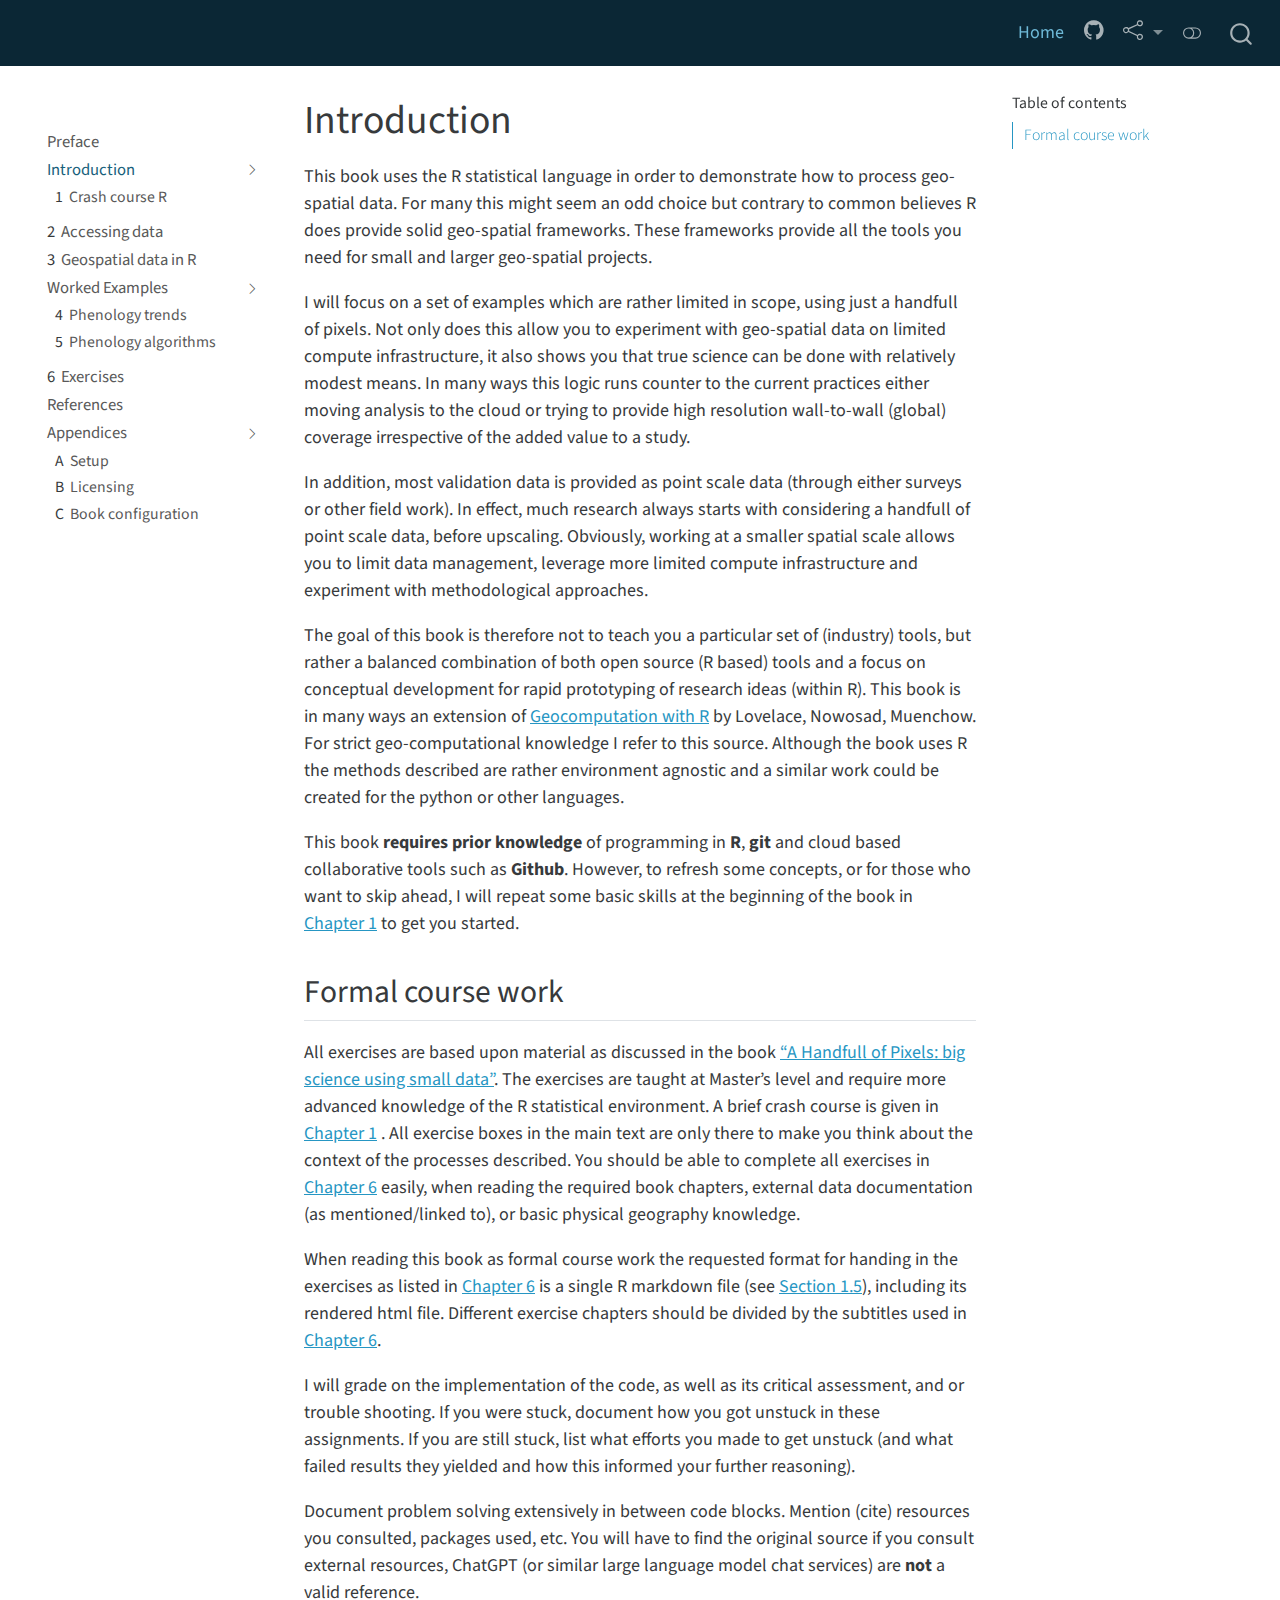
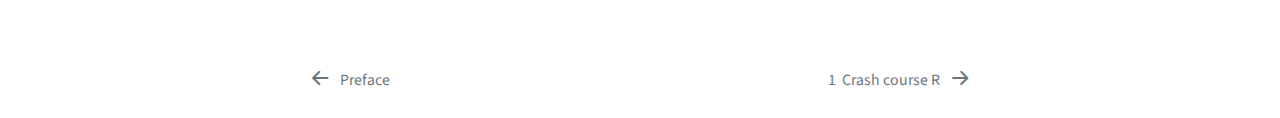
<file: intro.html>
<!DOCTYPE html>
<html xmlns="http://www.w3.org/1999/xhtml" lang="en" xml:lang="en"><head>

<meta charset="utf-8">
<meta name="generator" content="quarto-1.2.335">

<meta name="viewport" content="width=device-width, initial-scale=1.0, user-scalable=yes">


<title>A Handfull of Pixels - Introduction</title>
<style>
code{white-space: pre-wrap;}
span.smallcaps{font-variant: small-caps;}
div.columns{display: flex; gap: min(4vw, 1.5em);}
div.column{flex: auto; overflow-x: auto;}
div.hanging-indent{margin-left: 1.5em; text-indent: -1.5em;}
ul.task-list{list-style: none;}
ul.task-list li input[type="checkbox"] {
  width: 0.8em;
  margin: 0 0.8em 0.2em -1.6em;
  vertical-align: middle;
}
</style>


<script src="site_libs/quarto-nav/quarto-nav.js"></script>
<script src="site_libs/quarto-nav/headroom.min.js"></script>
<script src="site_libs/clipboard/clipboard.min.js"></script>
<script src="site_libs/quarto-search/autocomplete.umd.js"></script>
<script src="site_libs/quarto-search/fuse.min.js"></script>
<script src="site_libs/quarto-search/quarto-search.js"></script>
<meta name="quarto:offset" content="./">
<link href="./basic_R.html" rel="next">
<link href="./index.html" rel="prev">
<link href="./figures/favicon.ico" rel="icon">
<script src="site_libs/quarto-html/quarto.js"></script>
<script src="site_libs/quarto-html/popper.min.js"></script>
<script src="site_libs/quarto-html/tippy.umd.min.js"></script>
<script src="site_libs/quarto-html/anchor.min.js"></script>
<link href="site_libs/quarto-html/tippy.css" rel="stylesheet">
<link href="site_libs/quarto-html/quarto-syntax-highlighting.css" rel="stylesheet" class="quarto-color-scheme" id="quarto-text-highlighting-styles">
<link href="site_libs/quarto-html/quarto-syntax-highlighting-dark.css" rel="prefetch" class="quarto-color-scheme quarto-color-alternate" id="quarto-text-highlighting-styles">
<script src="site_libs/bootstrap/bootstrap.min.js"></script>
<link href="site_libs/bootstrap/bootstrap-icons.css" rel="stylesheet">
<link href="site_libs/bootstrap/bootstrap.min.css" rel="stylesheet" class="quarto-color-scheme" id="quarto-bootstrap" data-mode="light">
<link href="site_libs/bootstrap/bootstrap-dark.min.css" rel="prefetch" class="quarto-color-scheme quarto-color-alternate" id="quarto-bootstrap" data-mode="dark">
<script id="quarto-search-options" type="application/json">{
  "location": "navbar",
  "copy-button": false,
  "collapse-after": 3,
  "panel-placement": "end",
  "type": "overlay",
  "limit": 20,
  "language": {
    "search-no-results-text": "No results",
    "search-matching-documents-text": "matching documents",
    "search-copy-link-title": "Copy link to search",
    "search-hide-matches-text": "Hide additional matches",
    "search-more-match-text": "more match in this document",
    "search-more-matches-text": "more matches in this document",
    "search-clear-button-title": "Clear",
    "search-detached-cancel-button-title": "Cancel",
    "search-submit-button-title": "Submit"
  }
}</script>


<meta name="twitter:title" content="A Handfull of Pixels - Introduction">
<meta name="twitter:description" content="This book uses the R statistical language in order to demonstrate how to process geo-spatial data.">
<meta name="twitter:card" content="summary">
</head>

<body class="nav-sidebar floating nav-fixed">

<div id="quarto-search-results"></div>
  <header id="quarto-header" class="headroom fixed-top">
    <nav class="navbar navbar-expand-lg navbar-dark ">
      <div class="navbar-container container-fluid">
      <div class="navbar-brand-container">
    <a class="navbar-brand" href="./index.html">
    <span class="navbar-title"></span>
    </a>
  </div>
          <button class="navbar-toggler" type="button" data-bs-toggle="collapse" data-bs-target="#navbarCollapse" aria-controls="navbarCollapse" aria-expanded="false" aria-label="Toggle navigation" onclick="if (window.quartoToggleHeadroom) { window.quartoToggleHeadroom(); }">
  <span class="navbar-toggler-icon"></span>
</button>
          <div class="collapse navbar-collapse" id="navbarCollapse">
            <ul class="navbar-nav navbar-nav-scroll ms-auto">
  <li class="nav-item">
    <a class="nav-link active" href="./index.html" aria-current="page">
 <span class="menu-text">Home</span></a>
  </li>  
  <li class="nav-item compact">
    <a class="nav-link" href="https://github.com/khufkens/handfull_of_pixels/"><i class="bi bi-github" role="img" aria-label="Source Code">
</i> 
 <span class="menu-text"></span></a>
  </li>  
  <li class="nav-item dropdown  compact">
    <a class="nav-link dropdown-toggle" href="#" id="" role="button" data-bs-toggle="dropdown" aria-expanded="false">
      <i class="bi bi-share" role="img" aria-label="Share">
</i> 
 <span class="menu-text"></span>
    </a>
    <ul class="dropdown-menu dropdown-menu-end" aria-labelledby="">    
        <li>
    <a class="dropdown-item" href="https://twitter.com/intent/tweet?url=|url|"><i class="bi bi-twitter" role="img">
</i> 
 <span class="dropdown-text">Twitter</span></a>
  </li>  
        <li>
    <a class="dropdown-item" href="https://www.facebook.com/sharer/sharer.php?u=|url|"><i class="bi bi-facebook" role="img">
</i> 
 <span class="dropdown-text">Facebook</span></a>
  </li>  
    </ul>
  </li>
</ul>
              <div class="quarto-toggle-container">
                  <a href="" class="quarto-color-scheme-toggle nav-link" onclick="window.quartoToggleColorScheme(); return false;" title="Toggle dark mode"><i class="bi"></i></a>
              </div>
              <div id="quarto-search" class="" title="Search"></div>
          </div> <!-- /navcollapse -->
      </div> <!-- /container-fluid -->
    </nav>
  <nav class="quarto-secondary-nav" data-bs-toggle="collapse" data-bs-target="#quarto-sidebar" aria-controls="quarto-sidebar" aria-expanded="false" aria-label="Toggle sidebar navigation" onclick="if (window.quartoToggleHeadroom) { window.quartoToggleHeadroom(); }">
    <div class="container-fluid d-flex justify-content-between">
      <h1 class="quarto-secondary-nav-title">Introduction</h1>
      <button type="button" class="quarto-btn-toggle btn" aria-label="Show secondary navigation">
        <i class="bi bi-chevron-right"></i>
      </button>
    </div>
  </nav>
</header>
<!-- content -->
<div id="quarto-content" class="quarto-container page-columns page-rows-contents page-layout-article page-navbar">
<!-- sidebar -->
  <nav id="quarto-sidebar" class="sidebar collapse sidebar-navigation floating overflow-auto">
      <div class="mt-2 flex-shrink-0 align-items-center">
        <div class="sidebar-search">
        <div id="quarto-search" class="" title="Search"></div>
        </div>
      </div>
    <div class="sidebar-menu-container"> 
    <ul class="list-unstyled mt-1">
        <li class="sidebar-item">
  <div class="sidebar-item-container"> 
  <a href="./index.html" class="sidebar-item-text sidebar-link">Preface</a>
  </div>
</li>
        <li class="sidebar-item sidebar-item-section">
      <div class="sidebar-item-container"> 
            <a href="./intro.html" class="sidebar-item-text sidebar-link active">Introduction</a>
          <a class="sidebar-item-toggle text-start" data-bs-toggle="collapse" data-bs-target="#quarto-sidebar-section-1" aria-expanded="true">
            <i class="bi bi-chevron-right ms-2"></i>
          </a> 
      </div>
      <ul id="quarto-sidebar-section-1" class="collapse list-unstyled sidebar-section depth1 show">  
          <li class="sidebar-item">
  <div class="sidebar-item-container"> 
  <a href="./basic_R.html" class="sidebar-item-text sidebar-link"><span class="chapter-number">1</span>&nbsp; <span class="chapter-title">Crash course R</span></a>
  </div>
</li>
      </ul>
  </li>
        <li class="sidebar-item">
  <div class="sidebar-item-container"> 
  <a href="./gathering_data.html" class="sidebar-item-text sidebar-link"><span class="chapter-number">2</span>&nbsp; <span class="chapter-title">Accessing data</span></a>
  </div>
</li>
        <li class="sidebar-item">
  <div class="sidebar-item-container"> 
  <a href="./geospatial_R.html" class="sidebar-item-text sidebar-link"><span class="chapter-number">3</span>&nbsp; <span class="chapter-title">Geospatial data in R</span></a>
  </div>
</li>
        <li class="sidebar-item sidebar-item-section">
      <div class="sidebar-item-container"> 
            <a class="sidebar-item-text sidebar-link text-start" data-bs-toggle="collapse" data-bs-target="#quarto-sidebar-section-2" aria-expanded="true">Worked Examples</a>
          <a class="sidebar-item-toggle text-start" data-bs-toggle="collapse" data-bs-target="#quarto-sidebar-section-2" aria-expanded="true">
            <i class="bi bi-chevron-right ms-2"></i>
          </a> 
      </div>
      <ul id="quarto-sidebar-section-2" class="collapse list-unstyled sidebar-section depth1 show">  
          <li class="sidebar-item">
  <div class="sidebar-item-container"> 
  <a href="./phenology_trends.html" class="sidebar-item-text sidebar-link"><span class="chapter-number">4</span>&nbsp; <span class="chapter-title">Phenology trends</span></a>
  </div>
</li>
          <li class="sidebar-item">
  <div class="sidebar-item-container"> 
  <a href="./phenology_algorithms.html" class="sidebar-item-text sidebar-link"><span class="chapter-number">5</span>&nbsp; <span class="chapter-title">Phenology algorithms</span></a>
  </div>
</li>
      </ul>
  </li>
        <li class="sidebar-item">
  <div class="sidebar-item-container"> 
  <a href="./exercises.html" class="sidebar-item-text sidebar-link"><span class="chapter-number">6</span>&nbsp; <span class="chapter-title">Exercises</span></a>
  </div>
</li>
        <li class="sidebar-item">
  <div class="sidebar-item-container"> 
  <a href="./references.html" class="sidebar-item-text sidebar-link">References</a>
  </div>
</li>
        <li class="sidebar-item sidebar-item-section">
      <div class="sidebar-item-container"> 
            <a class="sidebar-item-text sidebar-link text-start" data-bs-toggle="collapse" data-bs-target="#quarto-sidebar-section-3" aria-expanded="true">Appendices</a>
          <a class="sidebar-item-toggle text-start" data-bs-toggle="collapse" data-bs-target="#quarto-sidebar-section-3" aria-expanded="true">
            <i class="bi bi-chevron-right ms-2"></i>
          </a> 
      </div>
      <ul id="quarto-sidebar-section-3" class="collapse list-unstyled sidebar-section depth1 show">  
          <li class="sidebar-item">
  <div class="sidebar-item-container"> 
  <a href="./appendix_setup.html" class="sidebar-item-text sidebar-link"><span class="chapter-number">A</span>&nbsp; <span class="chapter-title">Setup</span></a>
  </div>
</li>
          <li class="sidebar-item">
  <div class="sidebar-item-container"> 
  <a href="./appendix_licensing.html" class="sidebar-item-text sidebar-link"><span class="chapter-number">B</span>&nbsp; <span class="chapter-title">Licensing</span></a>
  </div>
</li>
          <li class="sidebar-item">
  <div class="sidebar-item-container"> 
  <a href="./appendix_config.html" class="sidebar-item-text sidebar-link"><span class="chapter-number">C</span>&nbsp; <span class="chapter-title">Book configuration</span></a>
  </div>
</li>
      </ul>
  </li>
    </ul>
    </div>
</nav>
<!-- margin-sidebar -->
    <div id="quarto-margin-sidebar" class="sidebar margin-sidebar">
        <nav id="TOC" role="doc-toc" class="toc-active">
    <h2 id="toc-title">Table of contents</h2>
   
  <ul>
  <li><a href="#formal-course-work" id="toc-formal-course-work" class="nav-link active" data-scroll-target="#formal-course-work">Formal course work</a></li>
  </ul>
</nav>
    </div>
<!-- main -->
<main class="content" id="quarto-document-content">

<header id="title-block-header" class="quarto-title-block default">
<div class="quarto-title">
<h1 class="title d-none d-lg-block">Introduction</h1>
</div>



<div class="quarto-title-meta">

    
  
    
  </div>
  

</header>

<p>This book uses the R statistical language in order to demonstrate how to process geo-spatial data. For many this might seem an odd choice but contrary to common believes R does provide solid geo-spatial frameworks. These frameworks provide all the tools you need for small and larger geo-spatial projects.</p>
<p>I will focus on a set of examples which are rather limited in scope, using just a handfull of pixels. Not only does this allow you to experiment with geo-spatial data on limited compute infrastructure, it also shows you that true science can be done with relatively modest means. In many ways this logic runs counter to the current practices either moving analysis to the cloud or trying to provide high resolution wall-to-wall (global) coverage irrespective of the added value to a study.</p>
<p>In addition, most validation data is provided as point scale data (through either surveys or other field work). In effect, much research always starts with considering a handfull of point scale data, before upscaling. Obviously, working at a smaller spatial scale allows you to limit data management, leverage more limited compute infrastructure and experiment with methodological approaches.</p>
<p>The goal of this book is therefore not to teach you a particular set of (industry) tools, but rather a balanced combination of both open source (R based) tools and a focus on conceptual development for rapid prototyping of research ideas (within R). This book is in many ways an extension of <a href="https://r.geocompx.org/index.html">Geocomputation with R</a> by Lovelace, Nowosad, Muenchow. For strict geo-computational knowledge I refer to this source. Although the book uses R the methods described are rather environment agnostic and a similar work could be created for the python or other languages.</p>
<p>This book <strong>requires prior knowledge</strong> of programming in <strong>R</strong>, <strong>git</strong> and cloud based collaborative tools such as <strong>Github</strong>. However, to refresh some concepts, or for those who want to skip ahead, I will repeat some basic skills at the beginning of the book in <a href="basic_R.html"><span>Chapter&nbsp;1</span></a> to get you started.</p>
<section id="formal-course-work" class="level2">
<h2 class="anchored" data-anchor-id="formal-course-work">Formal course work</h2>
<p>All exercises are based upon material as discussed in the book <a href="https://khufkens.github.io/handfull_of_pixels/">“A Handfull of Pixels: big science using small data”</a>. The exercises are taught at Master’s level and require more advanced knowledge of the R statistical environment. A brief crash course is given in <a href="basic_R.html"><span>Chapter&nbsp;1</span></a> . All exercise boxes in the main text are only there to make you think about the context of the processes described. You should be able to complete all exercises in <a href="exercises.html"><span>Chapter&nbsp;6</span></a> easily, when reading the required book chapters, external data documentation (as mentioned/linked to), or basic physical geography knowledge.</p>
<p>When reading this book as formal course work the requested format for handing in the exercises as listed in <a href="exercises.html"><span>Chapter&nbsp;6</span></a> is a single R markdown file (see <a href="basic_R.html#sec-rmarkdown"><span>Section&nbsp;1.5</span></a>), including its rendered html file. Different exercise chapters should be divided by the subtitles used in <a href="exercises.html"><span>Chapter&nbsp;6</span></a>.</p>
<p>I will grade on the implementation of the code, as well as its critical assessment, and or trouble shooting. If you were stuck, document how you got unstuck in these assignments. If you are still stuck, list what efforts you made to get unstuck (and what failed results they yielded and how this informed your further reasoning).</p>
<p>Document problem solving extensively in between code blocks. Mention (cite) resources you consulted, packages used, etc. You will have to find the original source if you consult external resources, ChatGPT (or similar large language model chat services) are <strong>not</strong> a valid reference.</p>


</section>

</main> <!-- /main -->
<script id="quarto-html-after-body" type="application/javascript">
window.document.addEventListener("DOMContentLoaded", function (event) {
  const toggleBodyColorMode = (bsSheetEl) => {
    const mode = bsSheetEl.getAttribute("data-mode");
    const bodyEl = window.document.querySelector("body");
    if (mode === "dark") {
      bodyEl.classList.add("quarto-dark");
      bodyEl.classList.remove("quarto-light");
    } else {
      bodyEl.classList.add("quarto-light");
      bodyEl.classList.remove("quarto-dark");
    }
  }
  const toggleBodyColorPrimary = () => {
    const bsSheetEl = window.document.querySelector("link#quarto-bootstrap");
    if (bsSheetEl) {
      toggleBodyColorMode(bsSheetEl);
    }
  }
  toggleBodyColorPrimary();  
  const disableStylesheet = (stylesheets) => {
    for (let i=0; i < stylesheets.length; i++) {
      const stylesheet = stylesheets[i];
      stylesheet.rel = 'prefetch';
    }
  }
  const enableStylesheet = (stylesheets) => {
    for (let i=0; i < stylesheets.length; i++) {
      const stylesheet = stylesheets[i];
      stylesheet.rel = 'stylesheet';
    }
  }
  const manageTransitions = (selector, allowTransitions) => {
    const els = window.document.querySelectorAll(selector);
    for (let i=0; i < els.length; i++) {
      const el = els[i];
      if (allowTransitions) {
        el.classList.remove('notransition');
      } else {
        el.classList.add('notransition');
      }
    }
  }
  const toggleColorMode = (alternate) => {
    // Switch the stylesheets
    const alternateStylesheets = window.document.querySelectorAll('link.quarto-color-scheme.quarto-color-alternate');
    manageTransitions('#quarto-margin-sidebar .nav-link', false);
    if (alternate) {
      enableStylesheet(alternateStylesheets);
      for (const sheetNode of alternateStylesheets) {
        if (sheetNode.id === "quarto-bootstrap") {
          toggleBodyColorMode(sheetNode);
        }
      }
    } else {
      disableStylesheet(alternateStylesheets);
      toggleBodyColorPrimary();
    }
    manageTransitions('#quarto-margin-sidebar .nav-link', true);
    // Switch the toggles
    const toggles = window.document.querySelectorAll('.quarto-color-scheme-toggle');
    for (let i=0; i < toggles.length; i++) {
      const toggle = toggles[i];
      if (toggle) {
        if (alternate) {
          toggle.classList.add("alternate");     
        } else {
          toggle.classList.remove("alternate");
        }
      }
    }
    // Hack to workaround the fact that safari doesn't
    // properly recolor the scrollbar when toggling (#1455)
    if (navigator.userAgent.indexOf('Safari') > 0 && navigator.userAgent.indexOf('Chrome') == -1) {
      manageTransitions("body", false);
      window.scrollTo(0, 1);
      setTimeout(() => {
        window.scrollTo(0, 0);
        manageTransitions("body", true);
      }, 40);  
    }
  }
  const isFileUrl = () => { 
    return window.location.protocol === 'file:';
  }
  const hasAlternateSentinel = () => {  
    let styleSentinel = getColorSchemeSentinel();
    if (styleSentinel !== null) {
      return styleSentinel === "alternate";
    } else {
      return false;
    }
  }
  const setStyleSentinel = (alternate) => {
    const value = alternate ? "alternate" : "default";
    if (!isFileUrl()) {
      window.localStorage.setItem("quarto-color-scheme", value);
    } else {
      localAlternateSentinel = value;
    }
  }
  const getColorSchemeSentinel = () => {
    if (!isFileUrl()) {
      const storageValue = window.localStorage.getItem("quarto-color-scheme");
      return storageValue != null ? storageValue : localAlternateSentinel;
    } else {
      return localAlternateSentinel;
    }
  }
  let localAlternateSentinel = 'default';
  // Dark / light mode switch
  window.quartoToggleColorScheme = () => {
    // Read the current dark / light value 
    let toAlternate = !hasAlternateSentinel();
    toggleColorMode(toAlternate);
    setStyleSentinel(toAlternate);
  };
  // Ensure there is a toggle, if there isn't float one in the top right
  if (window.document.querySelector('.quarto-color-scheme-toggle') === null) {
    const a = window.document.createElement('a');
    a.classList.add('top-right');
    a.classList.add('quarto-color-scheme-toggle');
    a.href = "";
    a.onclick = function() { try { window.quartoToggleColorScheme(); } catch {} return false; };
    const i = window.document.createElement("i");
    i.classList.add('bi');
    a.appendChild(i);
    window.document.body.appendChild(a);
  }
  // Switch to dark mode if need be
  if (hasAlternateSentinel()) {
    toggleColorMode(true);
  } else {
    toggleColorMode(false);
  }
  const icon = "";
  const anchorJS = new window.AnchorJS();
  anchorJS.options = {
    placement: 'right',
    icon: icon
  };
  anchorJS.add('.anchored');
  const clipboard = new window.ClipboardJS('.code-copy-button', {
    target: function(trigger) {
      return trigger.previousElementSibling;
    }
  });
  clipboard.on('success', function(e) {
    // button target
    const button = e.trigger;
    // don't keep focus
    button.blur();
    // flash "checked"
    button.classList.add('code-copy-button-checked');
    var currentTitle = button.getAttribute("title");
    button.setAttribute("title", "Copied!");
    let tooltip;
    if (window.bootstrap) {
      button.setAttribute("data-bs-toggle", "tooltip");
      button.setAttribute("data-bs-placement", "left");
      button.setAttribute("data-bs-title", "Copied!");
      tooltip = new bootstrap.Tooltip(button, 
        { trigger: "manual", 
          customClass: "code-copy-button-tooltip",
          offset: [0, -8]});
      tooltip.show();    
    }
    setTimeout(function() {
      if (tooltip) {
        tooltip.hide();
        button.removeAttribute("data-bs-title");
        button.removeAttribute("data-bs-toggle");
        button.removeAttribute("data-bs-placement");
      }
      button.setAttribute("title", currentTitle);
      button.classList.remove('code-copy-button-checked');
    }, 1000);
    // clear code selection
    e.clearSelection();
  });
  function tippyHover(el, contentFn) {
    const config = {
      allowHTML: true,
      content: contentFn,
      maxWidth: 500,
      delay: 100,
      arrow: false,
      appendTo: function(el) {
          return el.parentElement;
      },
      interactive: true,
      interactiveBorder: 10,
      theme: 'quarto',
      placement: 'bottom-start'
    };
    window.tippy(el, config); 
  }
  const noterefs = window.document.querySelectorAll('a[role="doc-noteref"]');
  for (var i=0; i<noterefs.length; i++) {
    const ref = noterefs[i];
    tippyHover(ref, function() {
      // use id or data attribute instead here
      let href = ref.getAttribute('data-footnote-href') || ref.getAttribute('href');
      try { href = new URL(href).hash; } catch {}
      const id = href.replace(/^#\/?/, "");
      const note = window.document.getElementById(id);
      return note.innerHTML;
    });
  }
  const findCites = (el) => {
    const parentEl = el.parentElement;
    if (parentEl) {
      const cites = parentEl.dataset.cites;
      if (cites) {
        return {
          el,
          cites: cites.split(' ')
        };
      } else {
        return findCites(el.parentElement)
      }
    } else {
      return undefined;
    }
  };
  var bibliorefs = window.document.querySelectorAll('a[role="doc-biblioref"]');
  for (var i=0; i<bibliorefs.length; i++) {
    const ref = bibliorefs[i];
    const citeInfo = findCites(ref);
    if (citeInfo) {
      tippyHover(citeInfo.el, function() {
        var popup = window.document.createElement('div');
        citeInfo.cites.forEach(function(cite) {
          var citeDiv = window.document.createElement('div');
          citeDiv.classList.add('hanging-indent');
          citeDiv.classList.add('csl-entry');
          var biblioDiv = window.document.getElementById('ref-' + cite);
          if (biblioDiv) {
            citeDiv.innerHTML = biblioDiv.innerHTML;
          }
          popup.appendChild(citeDiv);
        });
        return popup.innerHTML;
      });
    }
  }
});
</script>
<nav class="page-navigation">
  <div class="nav-page nav-page-previous">
      <a href="./index.html" class="pagination-link">
        <i class="bi bi-arrow-left-short"></i> <span class="nav-page-text">Preface</span>
      </a>          
  </div>
  <div class="nav-page nav-page-next">
      <a href="./basic_R.html" class="pagination-link">
        <span class="nav-page-text"><span class="chapter-number">1</span>&nbsp; <span class="chapter-title">Crash course R</span></span> <i class="bi bi-arrow-right-short"></i>
      </a>
  </div>
</nav>
</div> <!-- /content -->



</body></html>
</file>
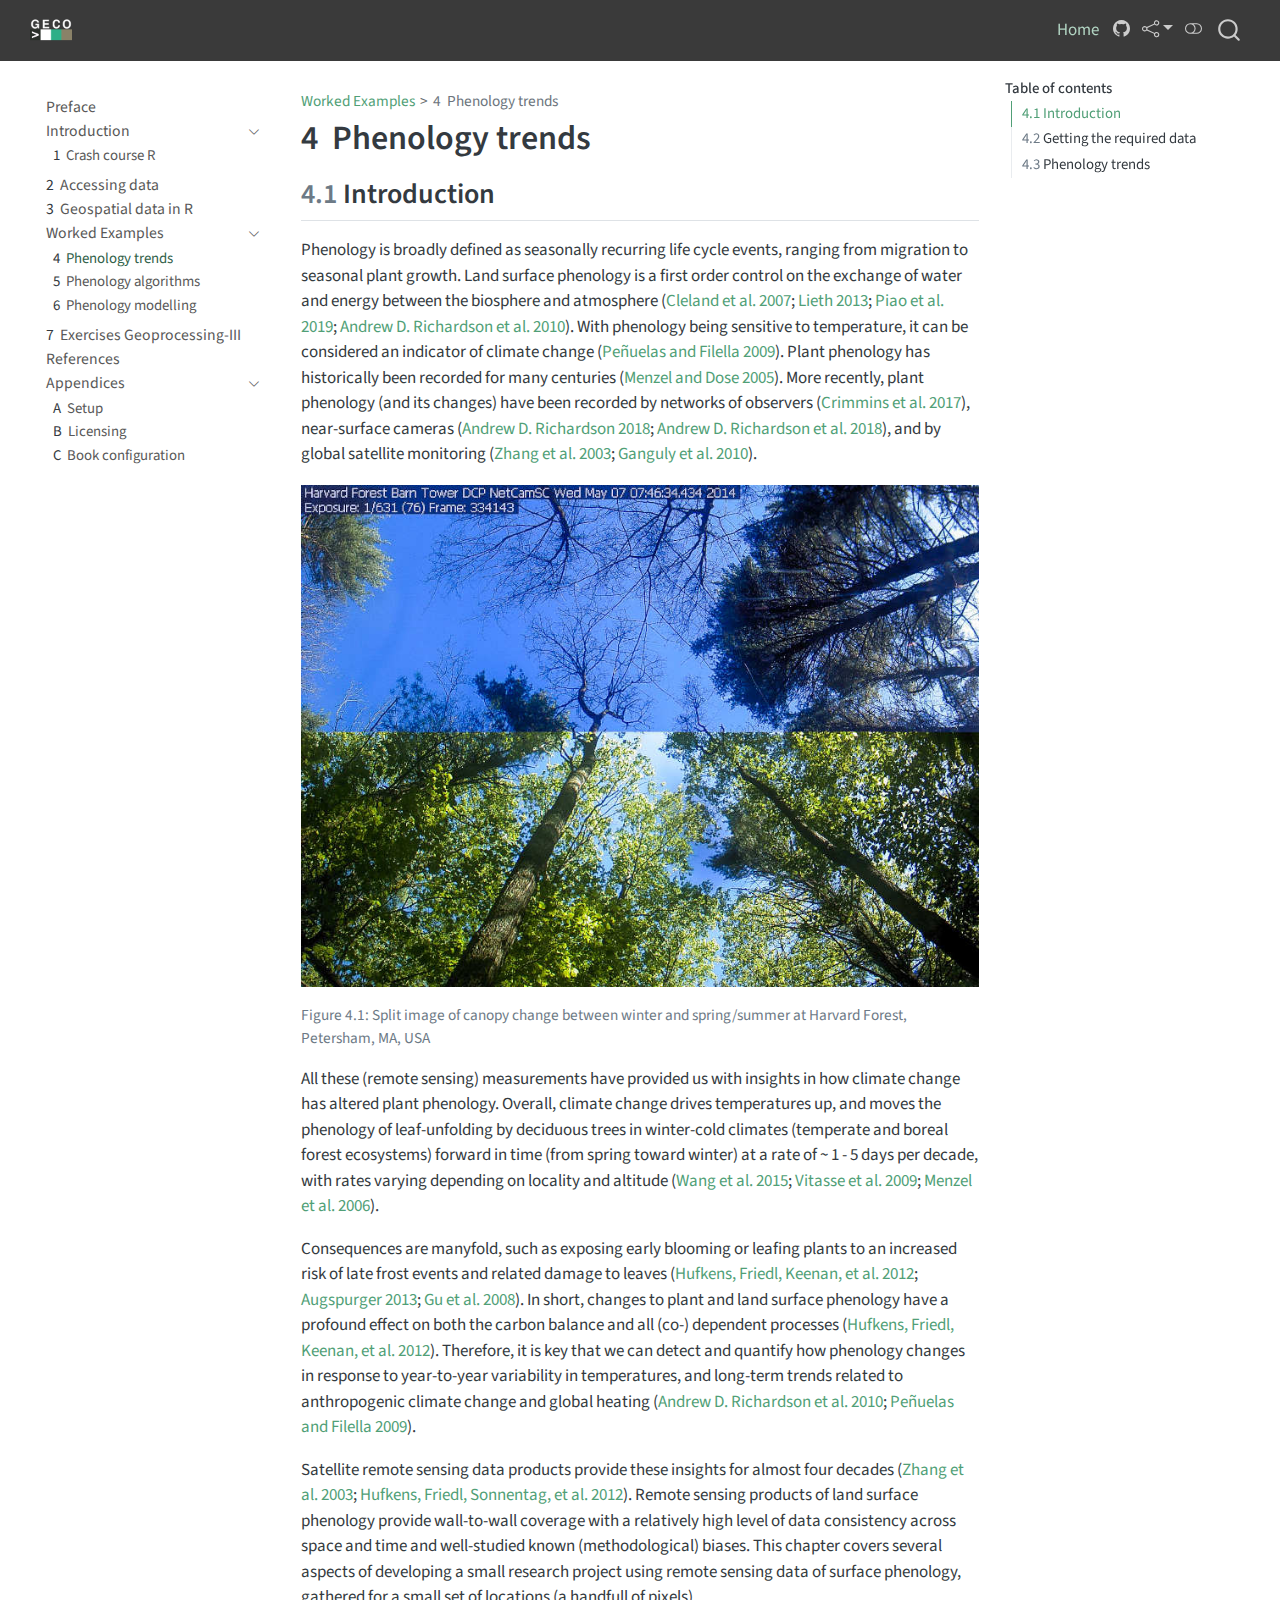
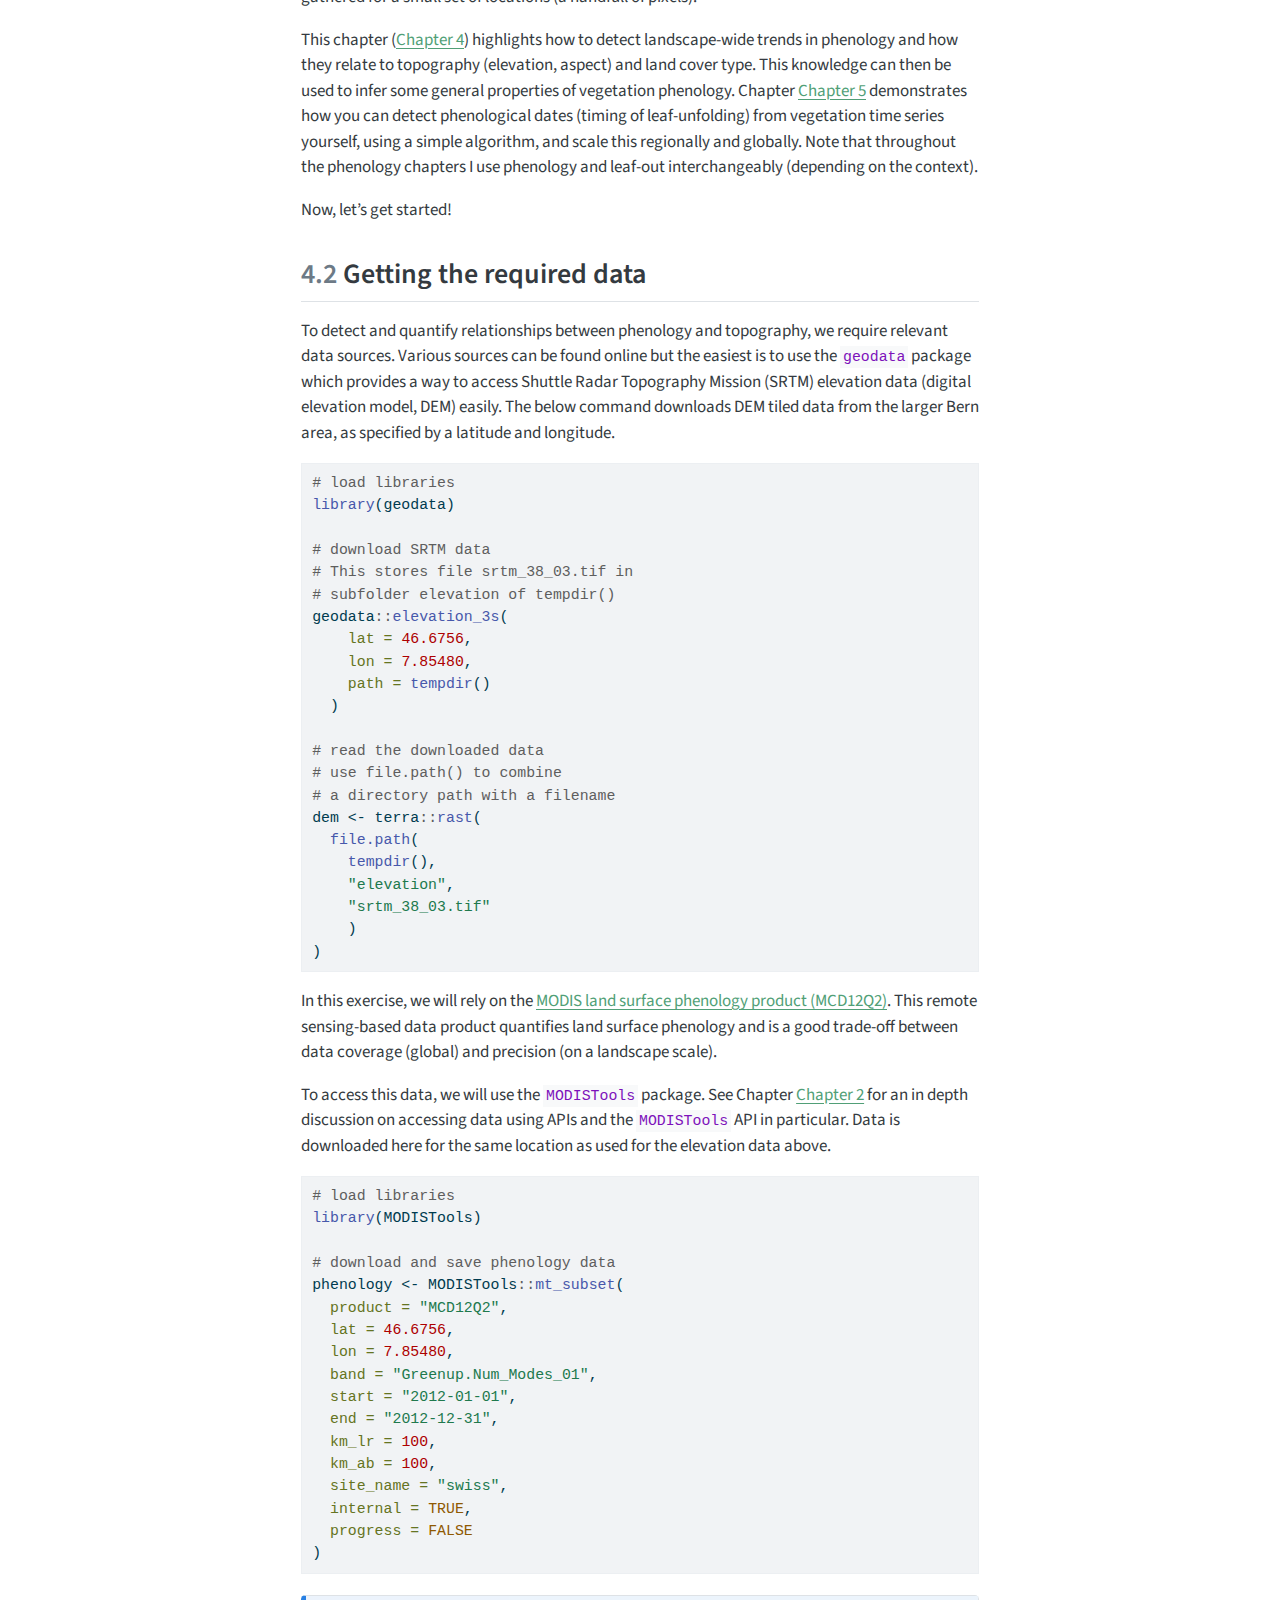
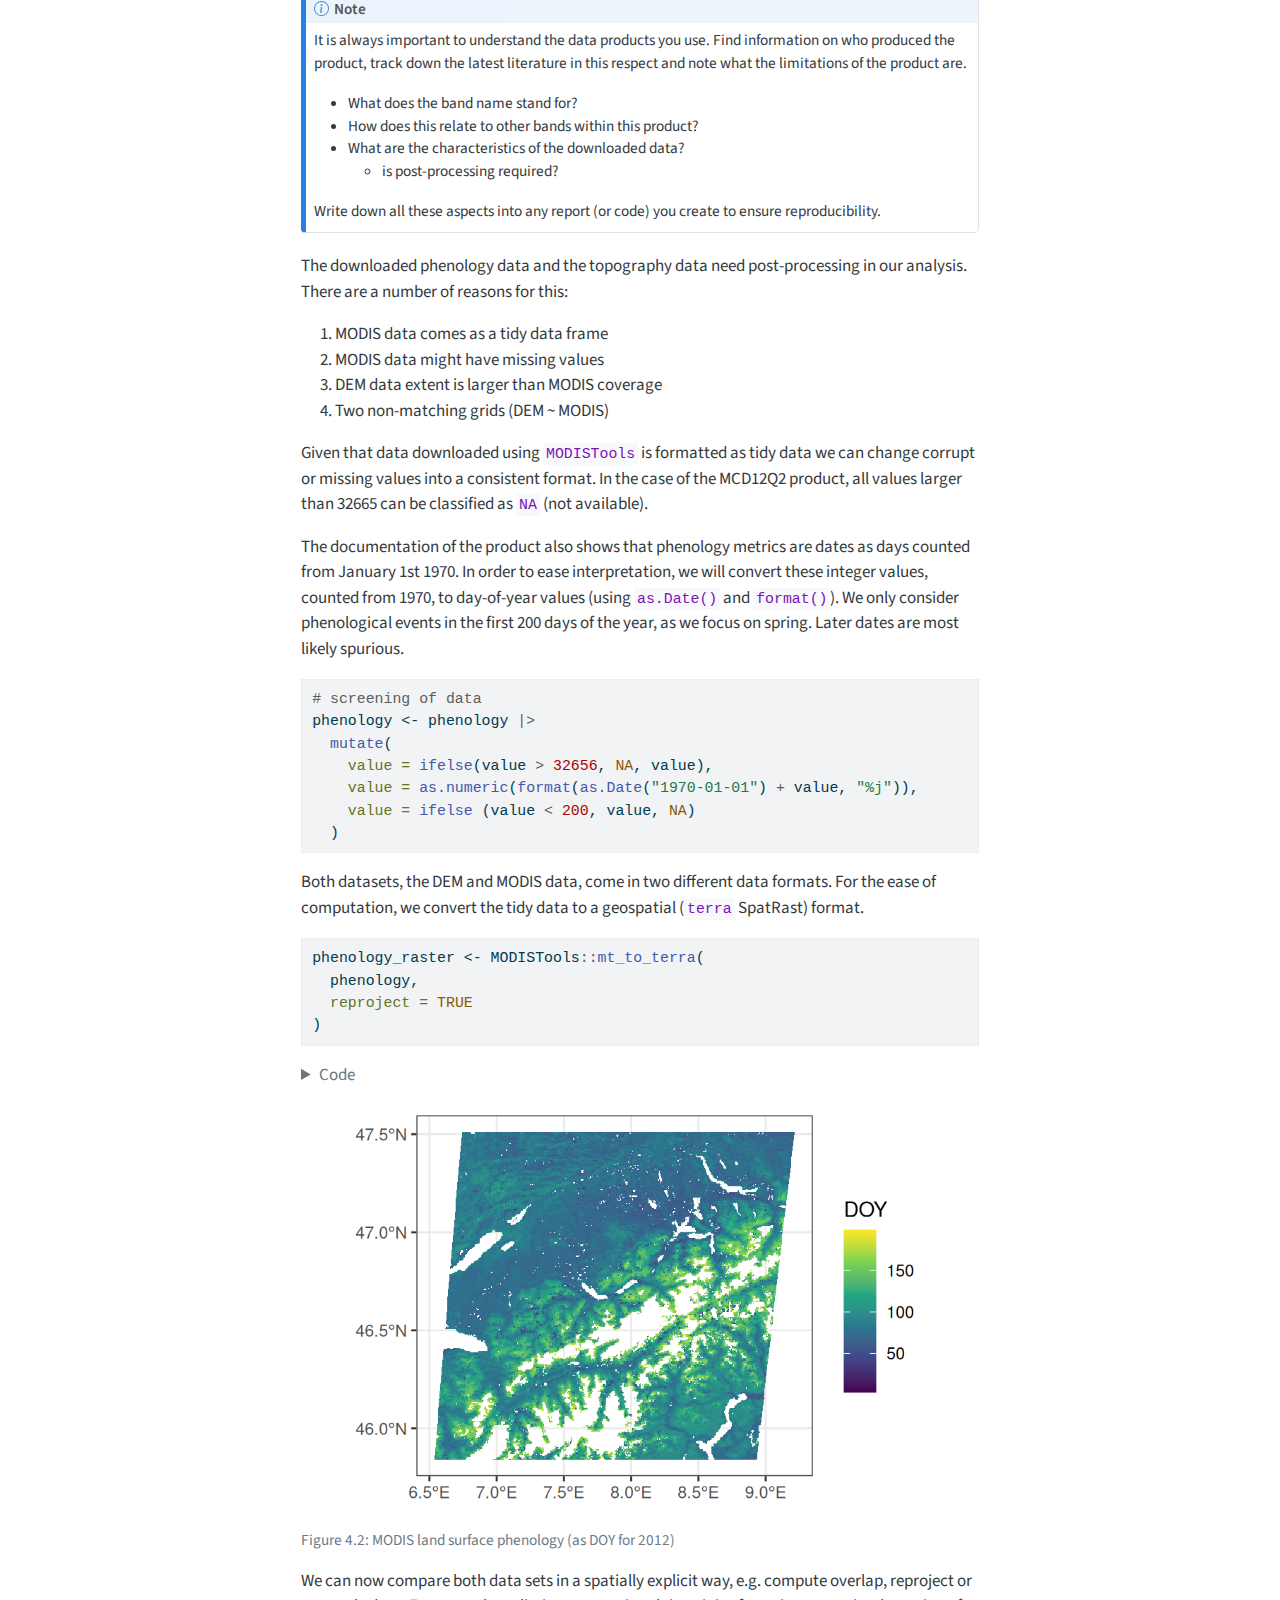
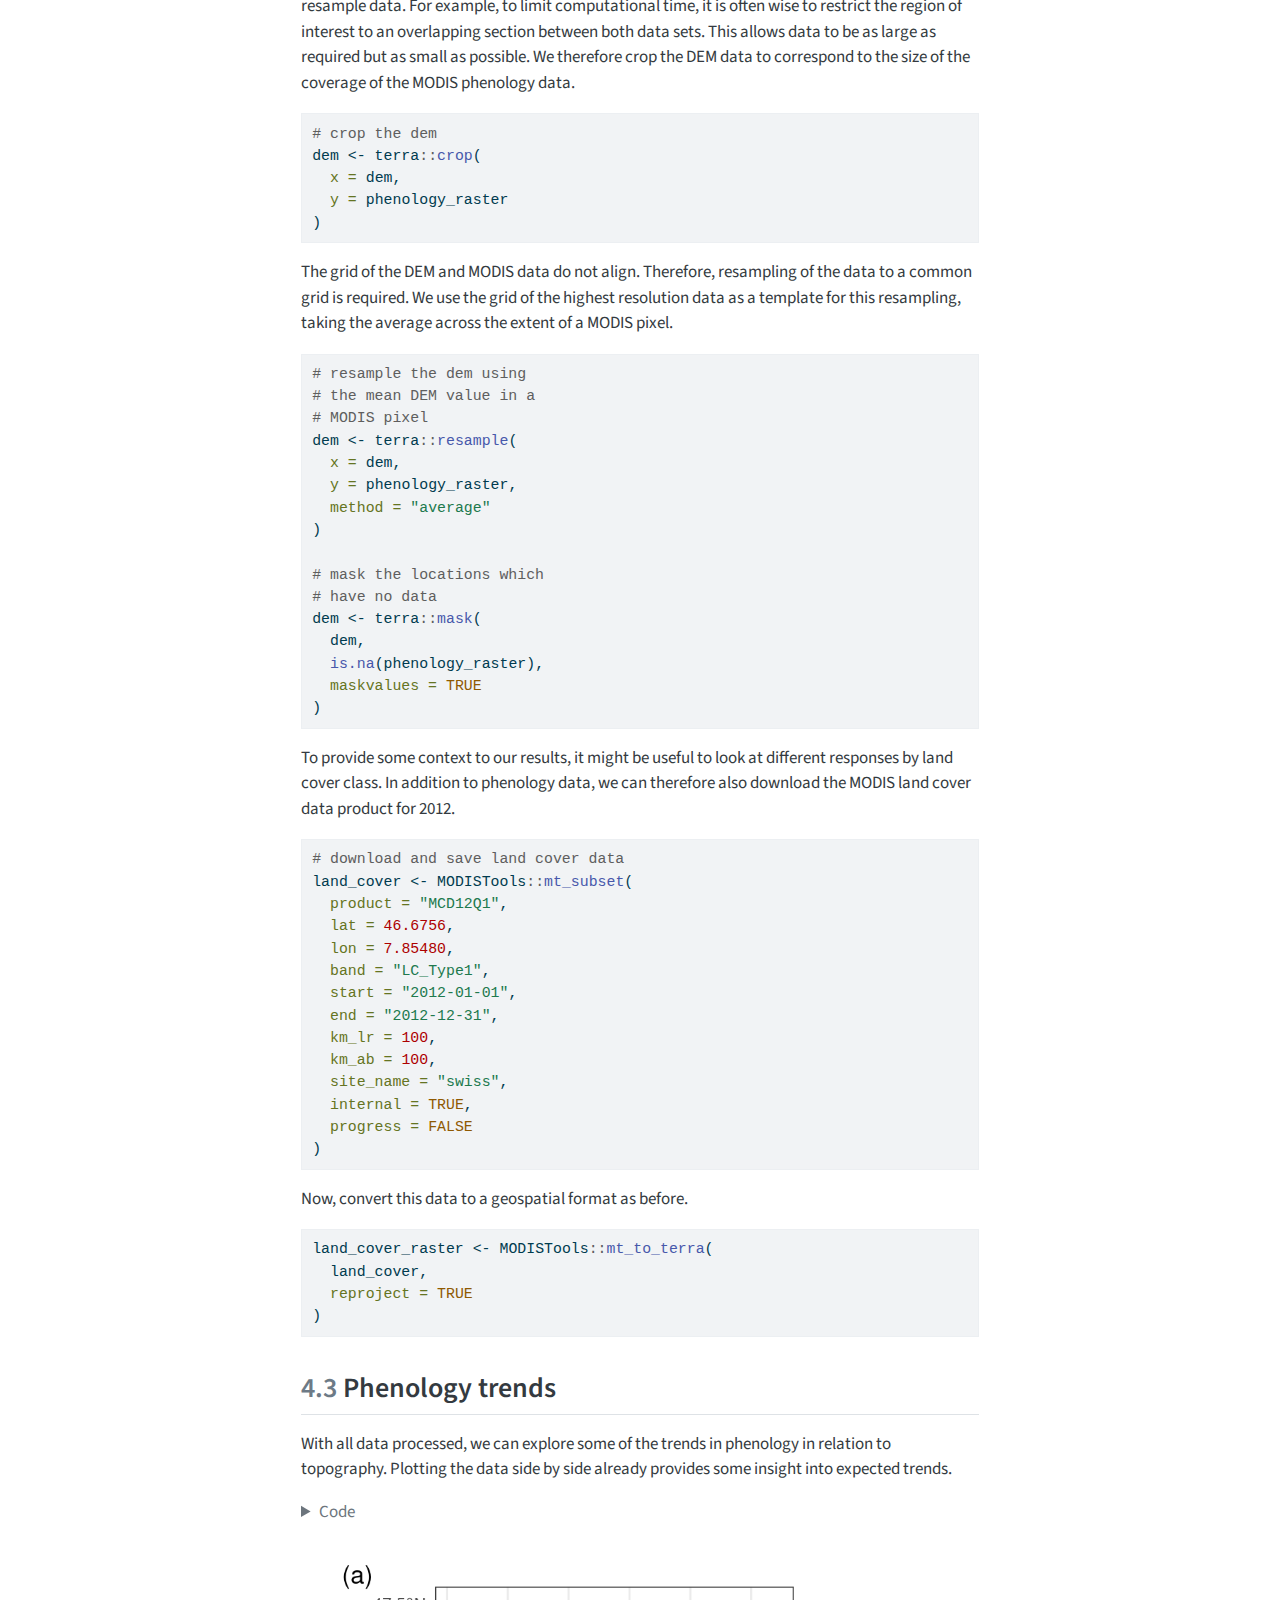
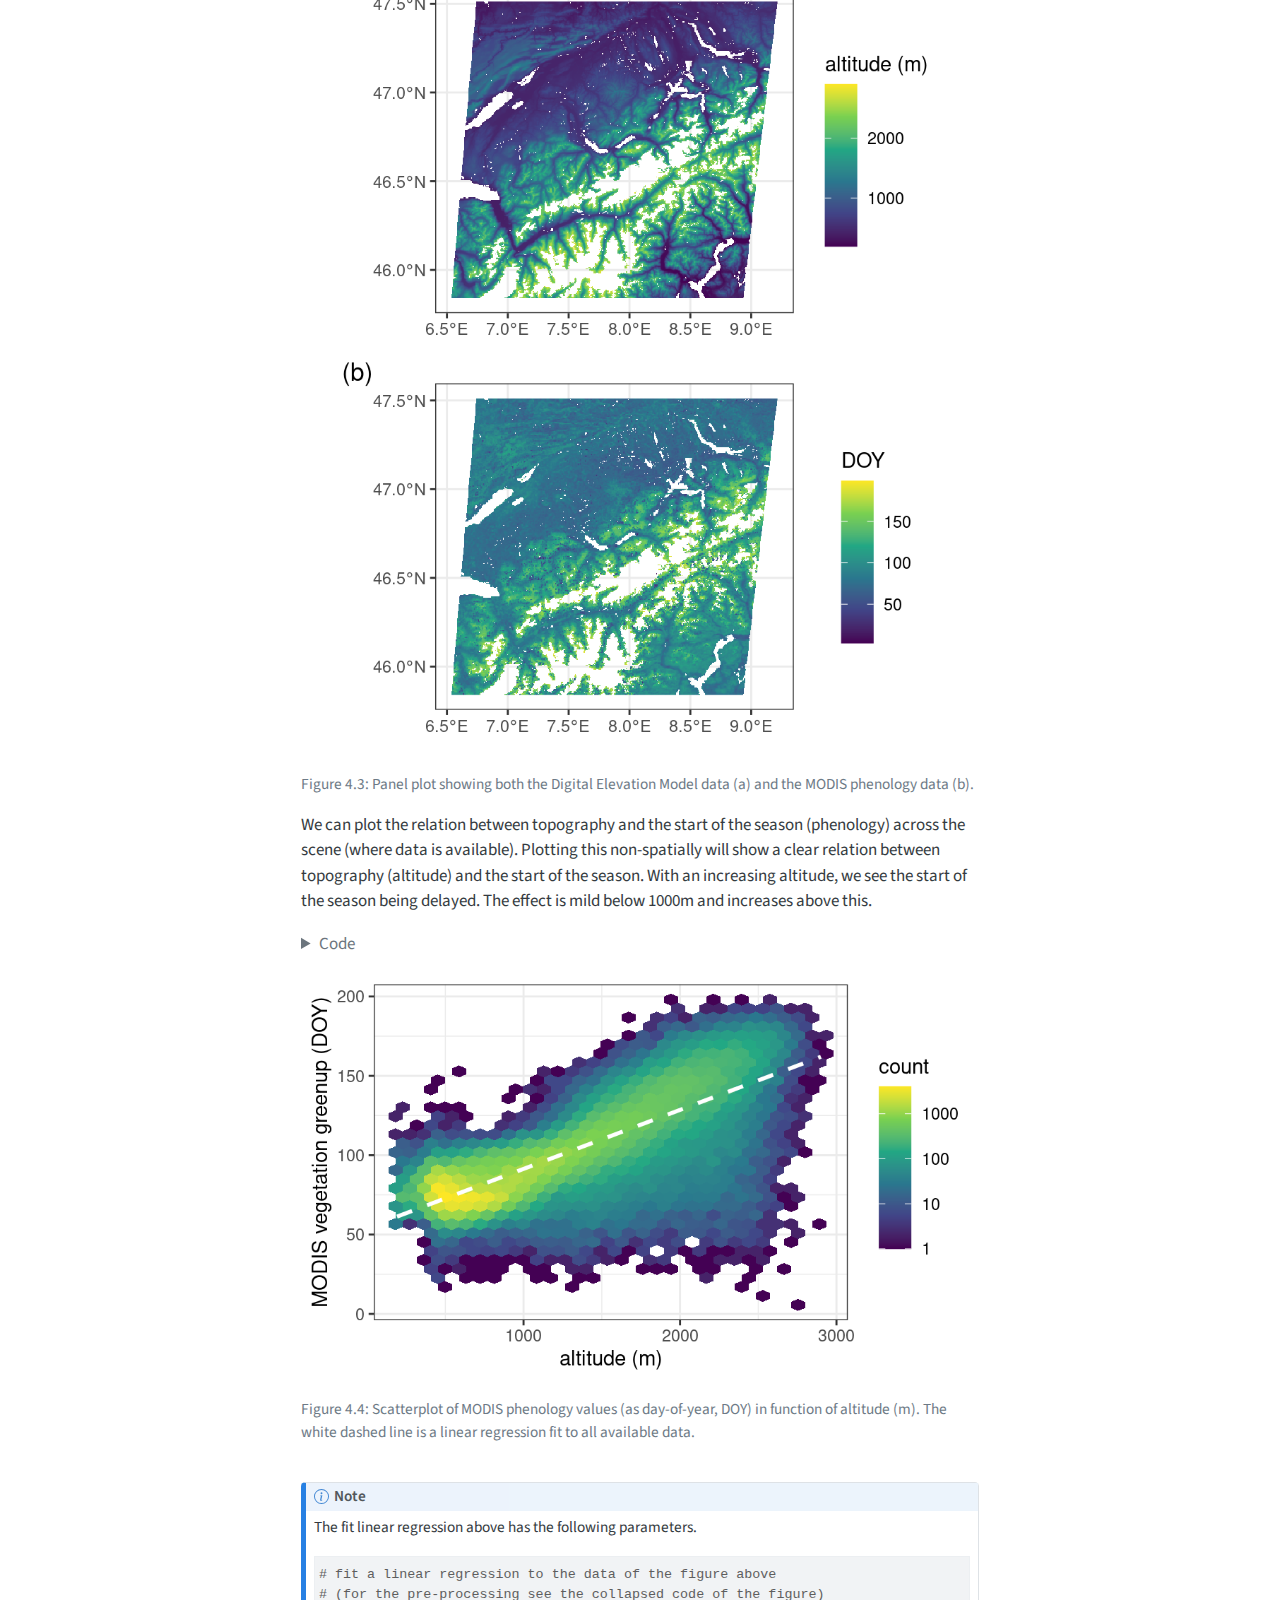
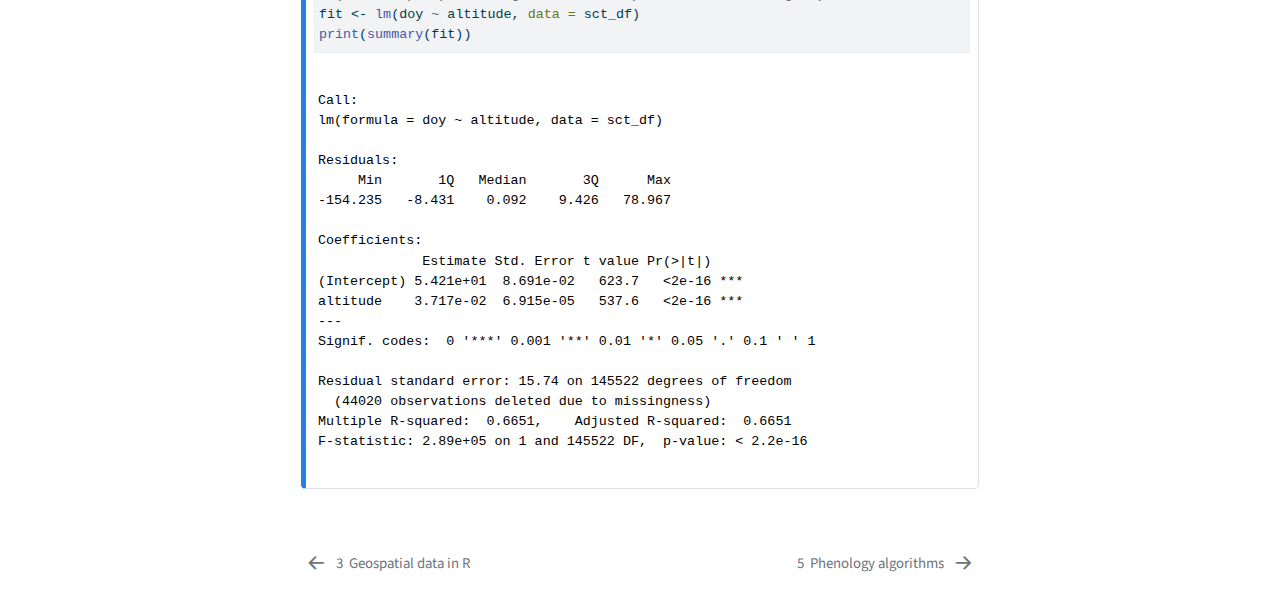
<file: phenology_trends.html>
<!DOCTYPE html>
<html xmlns="http://www.w3.org/1999/xhtml" lang="en" xml:lang="en"><head>

<meta charset="utf-8">
<meta name="generator" content="quarto-1.6.40">

<meta name="viewport" content="width=device-width, initial-scale=1.0, user-scalable=yes">


<title>4&nbsp; Phenology trends – A Handful of Pixels</title>
<style>
code{white-space: pre-wrap;}
span.smallcaps{font-variant: small-caps;}
div.columns{display: flex; gap: min(4vw, 1.5em);}
div.column{flex: auto; overflow-x: auto;}
div.hanging-indent{margin-left: 1.5em; text-indent: -1.5em;}
ul.task-list{list-style: none;}
ul.task-list li input[type="checkbox"] {
  width: 0.8em;
  margin: 0 0.8em 0.2em -1em; /* quarto-specific, see https://github.com/quarto-dev/quarto-cli/issues/4556 */ 
  vertical-align: middle;
}
/* CSS for syntax highlighting */
pre > code.sourceCode { white-space: pre; position: relative; }
pre > code.sourceCode > span { line-height: 1.25; }
pre > code.sourceCode > span:empty { height: 1.2em; }
.sourceCode { overflow: visible; }
code.sourceCode > span { color: inherit; text-decoration: inherit; }
div.sourceCode { margin: 1em 0; }
pre.sourceCode { margin: 0; }
@media screen {
div.sourceCode { overflow: auto; }
}
@media print {
pre > code.sourceCode { white-space: pre-wrap; }
pre > code.sourceCode > span { display: inline-block; text-indent: -5em; padding-left: 5em; }
}
pre.numberSource code
  { counter-reset: source-line 0; }
pre.numberSource code > span
  { position: relative; left: -4em; counter-increment: source-line; }
pre.numberSource code > span > a:first-child::before
  { content: counter(source-line);
    position: relative; left: -1em; text-align: right; vertical-align: baseline;
    border: none; display: inline-block;
    -webkit-touch-callout: none; -webkit-user-select: none;
    -khtml-user-select: none; -moz-user-select: none;
    -ms-user-select: none; user-select: none;
    padding: 0 4px; width: 4em;
  }
pre.numberSource { margin-left: 3em;  padding-left: 4px; }
div.sourceCode
  {   }
@media screen {
pre > code.sourceCode > span > a:first-child::before { text-decoration: underline; }
}
/* CSS for citations */
div.csl-bib-body { }
div.csl-entry {
  clear: both;
  margin-bottom: 0em;
}
.hanging-indent div.csl-entry {
  margin-left:2em;
  text-indent:-2em;
}
div.csl-left-margin {
  min-width:2em;
  float:left;
}
div.csl-right-inline {
  margin-left:2em;
  padding-left:1em;
}
div.csl-indent {
  margin-left: 2em;
}</style>


<script src="site_libs/quarto-nav/quarto-nav.js"></script>
<script src="site_libs/quarto-nav/headroom.min.js"></script>
<script src="site_libs/clipboard/clipboard.min.js"></script>
<script src="site_libs/quarto-search/autocomplete.umd.js"></script>
<script src="site_libs/quarto-search/fuse.min.js"></script>
<script src="site_libs/quarto-search/quarto-search.js"></script>
<meta name="quarto:offset" content="./">
<link href="./phenology_algorithms.html" rel="next">
<link href="./geospatial_R.html" rel="prev">
<link href="./figures/favicon.ico" rel="icon">
<script src="site_libs/quarto-html/quarto.js"></script>
<script src="site_libs/quarto-html/popper.min.js"></script>
<script src="site_libs/quarto-html/tippy.umd.min.js"></script>
<script src="site_libs/quarto-html/anchor.min.js"></script>
<link href="site_libs/quarto-html/tippy.css" rel="stylesheet">
<link href="site_libs/quarto-html/quarto-syntax-highlighting-549806ee2085284f45b00abea8c6df48.css" rel="stylesheet" class="quarto-color-scheme" id="quarto-text-highlighting-styles">
<link href="site_libs/quarto-html/quarto-syntax-highlighting-dark-8ea72dc5fed832574809a9c94082fbbb.css" rel="prefetch" class="quarto-color-scheme quarto-color-alternate" id="quarto-text-highlighting-styles">
<script src="site_libs/bootstrap/bootstrap.min.js"></script>
<link href="site_libs/bootstrap/bootstrap-icons.css" rel="stylesheet">
<link href="site_libs/bootstrap/bootstrap-5adbe15ccbf033c6e1b40e46d8b56d5a.min.css" rel="stylesheet" append-hash="true" class="quarto-color-scheme" id="quarto-bootstrap" data-mode="light">
<link href="site_libs/bootstrap/bootstrap-dark-a3768168e8f2bb4ccaa987138550c8ea.min.css" rel="prefetch" append-hash="true" class="quarto-color-scheme quarto-color-alternate" id="quarto-bootstrap" data-mode="dark">
<script id="quarto-search-options" type="application/json">{
  "location": "navbar",
  "copy-button": false,
  "collapse-after": 3,
  "panel-placement": "end",
  "type": "overlay",
  "limit": 50,
  "keyboard-shortcut": [
    "f",
    "/",
    "s"
  ],
  "show-item-context": false,
  "language": {
    "search-no-results-text": "No results",
    "search-matching-documents-text": "matching documents",
    "search-copy-link-title": "Copy link to search",
    "search-hide-matches-text": "Hide additional matches",
    "search-more-match-text": "more match in this document",
    "search-more-matches-text": "more matches in this document",
    "search-clear-button-title": "Clear",
    "search-text-placeholder": "",
    "search-detached-cancel-button-title": "Cancel",
    "search-submit-button-title": "Submit",
    "search-label": "Search"
  }
}</script>


<meta name="twitter:title" content="4&nbsp; Phenology trends – A Handful of Pixels">
<meta name="twitter:description" content="">
<meta name="twitter:image" content="./images/canopy_change.jpg">
<meta name="twitter:card" content="summary_large_image">
</head>

<body class="nav-sidebar floating nav-fixed">

<div id="quarto-search-results"></div>
  <header id="quarto-header" class="headroom fixed-top">
    <nav class="navbar navbar-expand-lg " data-bs-theme="dark">
      <div class="navbar-container container-fluid">
      <div class="navbar-brand-container mx-auto">
    <a href="./index.html" class="navbar-brand navbar-brand-logo">
    <img src="./images/logo.png" alt="" class="navbar-logo">
    </a>
    <a class="navbar-brand" href="./index.html">
    <span class="navbar-title"></span>
    </a>
  </div>
            <div id="quarto-search" class="" title="Search"></div>
          <button class="navbar-toggler" type="button" data-bs-toggle="collapse" data-bs-target="#navbarCollapse" aria-controls="navbarCollapse" role="menu" aria-expanded="false" aria-label="Toggle navigation" onclick="if (window.quartoToggleHeadroom) { window.quartoToggleHeadroom(); }">
  <span class="navbar-toggler-icon"></span>
</button>
          <div class="collapse navbar-collapse" id="navbarCollapse">
            <ul class="navbar-nav navbar-nav-scroll ms-auto">
  <li class="nav-item">
    <a class="nav-link active" href="./index.html" aria-current="page"> 
<span class="menu-text">Home</span></a>
  </li>  
</ul>
          </div> <!-- /navcollapse -->
            <div class="quarto-navbar-tools tools-wide">
    <a href="https://github.com/fabern/handfull_of_pixels/" title="Source Code" class="quarto-navigation-tool px-1" aria-label="Source Code"><i class="bi bi-github"></i></a>
    <div class="dropdown">
      <a href="" title="Share" id="quarto-navigation-tool-dropdown-0" class="quarto-navigation-tool dropdown-toggle px-1" data-bs-toggle="dropdown" aria-expanded="false" role="link" aria-label="Share"><i class="bi bi-share"></i></a>
      <ul class="dropdown-menu" aria-labelledby="quarto-navigation-tool-dropdown-0">
          <li>
            <a class="dropdown-item quarto-navbar-tools-item" href="https://twitter.com/intent/tweet?url=|url|">
              <i class="bi bi-twitter pe-1"></i>
            Twitter
            </a>
          </li>
          <li>
            <a class="dropdown-item quarto-navbar-tools-item" href="https://www.facebook.com/sharer/sharer.php?u=|url|">
              <i class="bi bi-facebook pe-1"></i>
            Facebook
            </a>
          </li>
      </ul>
    </div>
  <a href="" class="quarto-color-scheme-toggle quarto-navigation-tool  px-1" onclick="window.quartoToggleColorScheme(); return false;" title="Toggle dark mode"><i class="bi"></i></a>
</div>
      </div> <!-- /container-fluid -->
    </nav>
  <nav class="quarto-secondary-nav">
    <div class="container-fluid d-flex">
      <button type="button" class="quarto-btn-toggle btn" data-bs-toggle="collapse" role="button" data-bs-target=".quarto-sidebar-collapse-item" aria-controls="quarto-sidebar" aria-expanded="false" aria-label="Toggle sidebar navigation" onclick="if (window.quartoToggleHeadroom) { window.quartoToggleHeadroom(); }">
        <i class="bi bi-layout-text-sidebar-reverse"></i>
      </button>
        <nav class="quarto-page-breadcrumbs" aria-label="breadcrumb"><ol class="breadcrumb"><li class="breadcrumb-item"><a href="./phenology_trends.html">Worked Examples</a></li><li class="breadcrumb-item"><a href="./phenology_trends.html"><span class="chapter-number">4</span>&nbsp; <span class="chapter-title">Phenology trends</span></a></li></ol></nav>
        <a class="flex-grow-1" role="navigation" data-bs-toggle="collapse" data-bs-target=".quarto-sidebar-collapse-item" aria-controls="quarto-sidebar" aria-expanded="false" aria-label="Toggle sidebar navigation" onclick="if (window.quartoToggleHeadroom) { window.quartoToggleHeadroom(); }">      
        </a>
    </div>
  </nav>
</header>
<!-- content -->
<div id="quarto-content" class="quarto-container page-columns page-rows-contents page-layout-article page-navbar">
<!-- sidebar -->
  <nav id="quarto-sidebar" class="sidebar collapse collapse-horizontal quarto-sidebar-collapse-item sidebar-navigation floating overflow-auto">
    <div class="sidebar-menu-container"> 
    <ul class="list-unstyled mt-1">
        <li class="sidebar-item">
  <div class="sidebar-item-container"> 
  <a href="./index.html" class="sidebar-item-text sidebar-link">
 <span class="menu-text">Preface</span></a>
  </div>
</li>
        <li class="sidebar-item sidebar-item-section">
      <div class="sidebar-item-container"> 
            <a href="./intro.html" class="sidebar-item-text sidebar-link">
 <span class="menu-text">Introduction</span></a>
          <a class="sidebar-item-toggle text-start" data-bs-toggle="collapse" data-bs-target="#quarto-sidebar-section-1" role="navigation" aria-expanded="true" aria-label="Toggle section">
            <i class="bi bi-chevron-right ms-2"></i>
          </a> 
      </div>
      <ul id="quarto-sidebar-section-1" class="collapse list-unstyled sidebar-section depth1 show">  
          <li class="sidebar-item">
  <div class="sidebar-item-container"> 
  <a href="./basic_R.html" class="sidebar-item-text sidebar-link">
 <span class="menu-text"><span class="chapter-number">1</span>&nbsp; <span class="chapter-title">Crash course R</span></span></a>
  </div>
</li>
      </ul>
  </li>
        <li class="sidebar-item">
  <div class="sidebar-item-container"> 
  <a href="./gathering_data.html" class="sidebar-item-text sidebar-link">
 <span class="menu-text"><span class="chapter-number">2</span>&nbsp; <span class="chapter-title">Accessing data</span></span></a>
  </div>
</li>
        <li class="sidebar-item">
  <div class="sidebar-item-container"> 
  <a href="./geospatial_R.html" class="sidebar-item-text sidebar-link">
 <span class="menu-text"><span class="chapter-number">3</span>&nbsp; <span class="chapter-title">Geospatial data in R</span></span></a>
  </div>
</li>
        <li class="sidebar-item sidebar-item-section">
      <div class="sidebar-item-container"> 
            <a class="sidebar-item-text sidebar-link text-start" data-bs-toggle="collapse" data-bs-target="#quarto-sidebar-section-2" role="navigation" aria-expanded="true">
 <span class="menu-text">Worked Examples</span></a>
          <a class="sidebar-item-toggle text-start" data-bs-toggle="collapse" data-bs-target="#quarto-sidebar-section-2" role="navigation" aria-expanded="true" aria-label="Toggle section">
            <i class="bi bi-chevron-right ms-2"></i>
          </a> 
      </div>
      <ul id="quarto-sidebar-section-2" class="collapse list-unstyled sidebar-section depth1 show">  
          <li class="sidebar-item">
  <div class="sidebar-item-container"> 
  <a href="./phenology_trends.html" class="sidebar-item-text sidebar-link active">
 <span class="menu-text"><span class="chapter-number">4</span>&nbsp; <span class="chapter-title">Phenology trends</span></span></a>
  </div>
</li>
          <li class="sidebar-item">
  <div class="sidebar-item-container"> 
  <a href="./phenology_algorithms.html" class="sidebar-item-text sidebar-link">
 <span class="menu-text"><span class="chapter-number">5</span>&nbsp; <span class="chapter-title">Phenology algorithms</span></span></a>
  </div>
</li>
          <li class="sidebar-item">
  <div class="sidebar-item-container"> 
  <a href="./phenology_modelling.html" class="sidebar-item-text sidebar-link">
 <span class="menu-text"><span class="chapter-number">6</span>&nbsp; <span class="chapter-title">Phenology modelling</span></span></a>
  </div>
</li>
      </ul>
  </li>
        <li class="sidebar-item">
  <div class="sidebar-item-container"> 
  <a href="./exercises.html" class="sidebar-item-text sidebar-link">
 <span class="menu-text"><span class="chapter-number">7</span>&nbsp; <span class="chapter-title">Exercises Geoprocessing-III</span></span></a>
  </div>
</li>
        <li class="sidebar-item">
  <div class="sidebar-item-container"> 
  <a href="./references.html" class="sidebar-item-text sidebar-link">
 <span class="menu-text">References</span></a>
  </div>
</li>
        <li class="sidebar-item sidebar-item-section">
      <div class="sidebar-item-container"> 
            <a class="sidebar-item-text sidebar-link text-start" data-bs-toggle="collapse" data-bs-target="#quarto-sidebar-section-3" role="navigation" aria-expanded="true">
 <span class="menu-text">Appendices</span></a>
          <a class="sidebar-item-toggle text-start" data-bs-toggle="collapse" data-bs-target="#quarto-sidebar-section-3" role="navigation" aria-expanded="true" aria-label="Toggle section">
            <i class="bi bi-chevron-right ms-2"></i>
          </a> 
      </div>
      <ul id="quarto-sidebar-section-3" class="collapse list-unstyled sidebar-section depth1 show">  
          <li class="sidebar-item">
  <div class="sidebar-item-container"> 
  <a href="./appendix_setup.html" class="sidebar-item-text sidebar-link">
 <span class="menu-text"><span class="chapter-number">A</span>&nbsp; <span class="chapter-title">Setup</span></span></a>
  </div>
</li>
          <li class="sidebar-item">
  <div class="sidebar-item-container"> 
  <a href="./appendix_licensing.html" class="sidebar-item-text sidebar-link">
 <span class="menu-text"><span class="chapter-number">B</span>&nbsp; <span class="chapter-title">Licensing</span></span></a>
  </div>
</li>
          <li class="sidebar-item">
  <div class="sidebar-item-container"> 
  <a href="./appendix_config.html" class="sidebar-item-text sidebar-link">
 <span class="menu-text"><span class="chapter-number">C</span>&nbsp; <span class="chapter-title">Book configuration</span></span></a>
  </div>
</li>
      </ul>
  </li>
    </ul>
    </div>
</nav>
<div id="quarto-sidebar-glass" class="quarto-sidebar-collapse-item" data-bs-toggle="collapse" data-bs-target=".quarto-sidebar-collapse-item"></div>
<!-- margin-sidebar -->
    <div id="quarto-margin-sidebar" class="sidebar margin-sidebar">
        <nav id="TOC" role="doc-toc" class="toc-active">
    <h2 id="toc-title">Table of contents</h2>
   
  <ul>
  <li><a href="#introduction" id="toc-introduction" class="nav-link active" data-scroll-target="#introduction"><span class="header-section-number">4.1</span> Introduction</a></li>
  <li><a href="#getting-the-required-data" id="toc-getting-the-required-data" class="nav-link" data-scroll-target="#getting-the-required-data"><span class="header-section-number">4.2</span> Getting the required data</a></li>
  <li><a href="#sec-regression" id="toc-sec-regression" class="nav-link" data-scroll-target="#sec-regression"><span class="header-section-number">4.3</span> Phenology trends</a></li>
  </ul>
</nav>
    </div>
<!-- main -->
<main class="content" id="quarto-document-content">

<header id="title-block-header" class="quarto-title-block default"><nav class="quarto-page-breadcrumbs quarto-title-breadcrumbs d-none d-lg-block" aria-label="breadcrumb"><ol class="breadcrumb"><li class="breadcrumb-item"><a href="./phenology_trends.html">Worked Examples</a></li><li class="breadcrumb-item"><a href="./phenology_trends.html"><span class="chapter-number">4</span>&nbsp; <span class="chapter-title">Phenology trends</span></a></li></ol></nav>
<div class="quarto-title">
<h1 class="title"><span id="sec-phenology-trends" class="quarto-section-identifier"><span class="chapter-number">4</span>&nbsp; <span class="chapter-title">Phenology trends</span></span></h1>
</div>



<div class="quarto-title-meta">

    
  
    
  </div>
  


</header>


<section id="introduction" class="level2" data-number="4.1">
<h2 data-number="4.1" class="anchored" data-anchor-id="introduction"><span class="header-section-number">4.1</span> Introduction</h2>
<p>Phenology is broadly defined as seasonally recurring life cycle events, ranging from migration to seasonal plant growth. Land surface phenology is a first order control on the exchange of water and energy between the biosphere and atmosphere <span class="citation" data-cites="cleland_shifting_2007 lieth_phenology_2013 piao_plant_2019 Richardson2010">(<a href="references.html#ref-cleland_shifting_2007" role="doc-biblioref">Cleland et al. 2007</a>; <a href="references.html#ref-lieth_phenology_2013" role="doc-biblioref">Lieth 2013</a>; <a href="references.html#ref-piao_plant_2019" role="doc-biblioref">Piao et al. 2019</a>; <a href="references.html#ref-Richardson2010" role="doc-biblioref">Andrew D. Richardson et al. 2010</a>)</span>. With phenology being sensitive to temperature, it can be considered an indicator of climate change <span class="citation" data-cites="Penuelas2009">(<a href="references.html#ref-Penuelas2009" role="doc-biblioref">Peñuelas and Filella 2009</a>)</span>. Plant phenology has historically been recorded for many centuries <span class="citation" data-cites="Menzel2005">(<a href="references.html#ref-Menzel2005" role="doc-biblioref">Menzel and Dose 2005</a>)</span>. More recently, plant phenology (and its changes) have been recorded by networks of observers <span class="citation" data-cites="Crimmins2017">(<a href="references.html#ref-Crimmins2017" role="doc-biblioref">Crimmins et al. 2017</a>)</span>, near-surface cameras <span class="citation" data-cites="richardson_tracking_2018 richardson_tracking_2018-1">(<a href="references.html#ref-richardson_tracking_2018" role="doc-biblioref">Andrew D. Richardson 2018</a>; <a href="references.html#ref-richardson_tracking_2018-1" role="doc-biblioref">Andrew D. Richardson et al. 2018</a>)</span>, and by global satellite monitoring <span class="citation" data-cites="Zhang2003 Ganguly2010a">(<a href="references.html#ref-Zhang2003" role="doc-biblioref">Zhang et al. 2003</a>; <a href="references.html#ref-Ganguly2010a" role="doc-biblioref">Ganguly et al. 2010</a>)</span>.</p>
<div class="cell" data-layout-align="center">
<div class="cell-output-display">
<div id="fig-canopy-change" class="quarto-float quarto-figure quarto-figure-center anchored" data-fig-align="center">
<figure class="quarto-float quarto-float-fig figure">
<div aria-describedby="fig-canopy-change-caption-0ceaefa1-69ba-4598-a22c-09a6ac19f8ca">
<img src="./images/canopy_change.jpg" class="img-fluid quarto-figure quarto-figure-center figure-img" style="width:100.0%">
</div>
<figcaption class="quarto-float-caption-bottom quarto-float-caption quarto-float-fig" id="fig-canopy-change-caption-0ceaefa1-69ba-4598-a22c-09a6ac19f8ca">
Figure&nbsp;4.1: Split image of canopy change between winter and spring/summer at Harvard Forest, Petersham, MA, USA
</figcaption>
</figure>
</div>
</div>
</div>
<p>All these (remote sensing) measurements have provided us with insights in how climate change has altered plant phenology. Overall, climate change drives temperatures up, and moves the phenology of leaf-unfolding by deciduous trees in winter-cold climates (temperate and boreal forest ecosystems) forward in time (from spring toward winter) at a rate of ~ 1 - 5 days per decade, with rates varying depending on locality and altitude <span class="citation" data-cites="wang_has_2015 Vitasse2009 Menzel2006">(<a href="references.html#ref-wang_has_2015" role="doc-biblioref">Wang et al. 2015</a>; <a href="references.html#ref-Vitasse2009" role="doc-biblioref">Vitasse et al. 2009</a>; <a href="references.html#ref-Menzel2006" role="doc-biblioref">Menzel et al. 2006</a>)</span>.</p>
<p>Consequences are manyfold, such as exposing early blooming or leafing plants to an increased risk of late frost events and related damage to leaves <span class="citation" data-cites="Hufkens2012f augspurger_reconstructing_2013 Gu2008">(<a href="references.html#ref-Hufkens2012f" role="doc-biblioref">Hufkens, Friedl, Keenan, et al. 2012</a>; <a href="references.html#ref-augspurger_reconstructing_2013" role="doc-biblioref">Augspurger 2013</a>; <a href="references.html#ref-Gu2008" role="doc-biblioref">Gu et al. 2008</a>)</span>. In short, changes to plant and land surface phenology have a profound effect on both the carbon balance and all (co-) dependent processes <span class="citation" data-cites="Hufkens2012f">(<a href="references.html#ref-Hufkens2012f" role="doc-biblioref">Hufkens, Friedl, Keenan, et al. 2012</a>)</span>. Therefore, it is key that we can detect and quantify how phenology changes in response to year-to-year variability in temperatures, and long-term trends related to anthropogenic climate change and global heating <span class="citation" data-cites="Richardson2010 Penuelas2009">(<a href="references.html#ref-Richardson2010" role="doc-biblioref">Andrew D. Richardson et al. 2010</a>; <a href="references.html#ref-Penuelas2009" role="doc-biblioref">Peñuelas and Filella 2009</a>)</span>.</p>
<p>Satellite remote sensing data products provide these insights for almost four decades <span class="citation" data-cites="Zhang2003 Hufkens2012e">(<a href="references.html#ref-Zhang2003" role="doc-biblioref">Zhang et al. 2003</a>; <a href="references.html#ref-Hufkens2012e" role="doc-biblioref">Hufkens, Friedl, Sonnentag, et al. 2012</a>)</span>. Remote sensing products of land surface phenology provide wall-to-wall coverage with a relatively high level of data consistency across space and time and well-studied known (methodological) biases. This chapter covers several aspects of developing a small research project using remote sensing data of surface phenology, gathered for a small set of locations (a handfull of pixels).</p>
<p>This chapter (<a href="#sec-phenology-trends" class="quarto-xref"><span>Chapter 4</span></a>) highlights how to detect landscape-wide trends in phenology and how they relate to topography (elevation, aspect) and land cover type. This knowledge can then be used to infer some general properties of vegetation phenology. Chapter <a href="phenology_algorithms.html" class="quarto-xref"><span>Chapter 5</span></a> demonstrates how you can detect phenological dates (timing of leaf-unfolding) from vegetation time series yourself, using a simple algorithm, and scale this regionally and globally. Note that throughout the phenology chapters I use phenology and leaf-out interchangeably (depending on the context).</p>
<p>Now, let’s get started!</p>
</section>
<section id="getting-the-required-data" class="level2" data-number="4.2">
<h2 data-number="4.2" class="anchored" data-anchor-id="getting-the-required-data"><span class="header-section-number">4.2</span> Getting the required data</h2>
<p>To detect and quantify relationships between phenology and topography, we require relevant data sources. Various sources can be found online but the easiest is to use the <code>geodata</code> package which provides a way to access Shuttle Radar Topography Mission (SRTM) elevation data (digital elevation model, DEM) easily. The below command downloads DEM tiled data from the larger Bern area, as specified by a latitude and longitude.</p>
<div class="cell">
<div class="sourceCode cell-code" id="cb1"><pre class="sourceCode r code-with-copy"><code class="sourceCode r"><span id="cb1-1"><a href="#cb1-1" aria-hidden="true" tabindex="-1"></a><span class="co"># load libraries</span></span>
<span id="cb1-2"><a href="#cb1-2" aria-hidden="true" tabindex="-1"></a><span class="fu">library</span>(geodata)</span>
<span id="cb1-3"><a href="#cb1-3" aria-hidden="true" tabindex="-1"></a></span>
<span id="cb1-4"><a href="#cb1-4" aria-hidden="true" tabindex="-1"></a><span class="co"># download SRTM data</span></span>
<span id="cb1-5"><a href="#cb1-5" aria-hidden="true" tabindex="-1"></a><span class="co"># This stores file srtm_38_03.tif in </span></span>
<span id="cb1-6"><a href="#cb1-6" aria-hidden="true" tabindex="-1"></a><span class="co"># subfolder elevation of tempdir()</span></span>
<span id="cb1-7"><a href="#cb1-7" aria-hidden="true" tabindex="-1"></a>geodata<span class="sc">::</span><span class="fu">elevation_3s</span>(</span>
<span id="cb1-8"><a href="#cb1-8" aria-hidden="true" tabindex="-1"></a>    <span class="at">lat =</span> <span class="fl">46.6756</span>,</span>
<span id="cb1-9"><a href="#cb1-9" aria-hidden="true" tabindex="-1"></a>    <span class="at">lon =</span> <span class="fl">7.85480</span>,</span>
<span id="cb1-10"><a href="#cb1-10" aria-hidden="true" tabindex="-1"></a>    <span class="at">path =</span> <span class="fu">tempdir</span>()</span>
<span id="cb1-11"><a href="#cb1-11" aria-hidden="true" tabindex="-1"></a>  )</span>
<span id="cb1-12"><a href="#cb1-12" aria-hidden="true" tabindex="-1"></a></span>
<span id="cb1-13"><a href="#cb1-13" aria-hidden="true" tabindex="-1"></a><span class="co"># read the downloaded data</span></span>
<span id="cb1-14"><a href="#cb1-14" aria-hidden="true" tabindex="-1"></a><span class="co"># use file.path() to combine</span></span>
<span id="cb1-15"><a href="#cb1-15" aria-hidden="true" tabindex="-1"></a><span class="co"># a directory path with a filename</span></span>
<span id="cb1-16"><a href="#cb1-16" aria-hidden="true" tabindex="-1"></a>dem <span class="ot">&lt;-</span> terra<span class="sc">::</span><span class="fu">rast</span>(</span>
<span id="cb1-17"><a href="#cb1-17" aria-hidden="true" tabindex="-1"></a>  <span class="fu">file.path</span>(</span>
<span id="cb1-18"><a href="#cb1-18" aria-hidden="true" tabindex="-1"></a>    <span class="fu">tempdir</span>(),</span>
<span id="cb1-19"><a href="#cb1-19" aria-hidden="true" tabindex="-1"></a>    <span class="st">"elevation"</span>,</span>
<span id="cb1-20"><a href="#cb1-20" aria-hidden="true" tabindex="-1"></a>    <span class="st">"srtm_38_03.tif"</span></span>
<span id="cb1-21"><a href="#cb1-21" aria-hidden="true" tabindex="-1"></a>    )</span>
<span id="cb1-22"><a href="#cb1-22" aria-hidden="true" tabindex="-1"></a>)</span></code><button title="Copy to Clipboard" class="code-copy-button"><i class="bi"></i></button></pre></div>
</div>
<p>In this exercise, we will rely on the <a href="https://www.bu.edu/lcsc/data-documentation/">MODIS land surface phenology product (MCD12Q2)</a>. This remote sensing-based data product quantifies land surface phenology and is a good trade-off between data coverage (global) and precision (on a landscape scale).</p>
<p>To access this data, we will use the <code>MODISTools</code> package. See Chapter <a href="gathering_data.html" class="quarto-xref"><span>Chapter 2</span></a> for an in depth discussion on accessing data using APIs and the <code>MODISTools</code> API in particular. Data is downloaded here for the same location as used for the elevation data above.</p>
<div class="cell">
<div class="sourceCode cell-code" id="cb2"><pre class="sourceCode r code-with-copy"><code class="sourceCode r"><span id="cb2-1"><a href="#cb2-1" aria-hidden="true" tabindex="-1"></a><span class="co"># load libraries</span></span>
<span id="cb2-2"><a href="#cb2-2" aria-hidden="true" tabindex="-1"></a><span class="fu">library</span>(MODISTools)</span>
<span id="cb2-3"><a href="#cb2-3" aria-hidden="true" tabindex="-1"></a></span>
<span id="cb2-4"><a href="#cb2-4" aria-hidden="true" tabindex="-1"></a><span class="co"># download and save phenology data</span></span>
<span id="cb2-5"><a href="#cb2-5" aria-hidden="true" tabindex="-1"></a>phenology <span class="ot">&lt;-</span> MODISTools<span class="sc">::</span><span class="fu">mt_subset</span>(</span>
<span id="cb2-6"><a href="#cb2-6" aria-hidden="true" tabindex="-1"></a>  <span class="at">product =</span> <span class="st">"MCD12Q2"</span>,</span>
<span id="cb2-7"><a href="#cb2-7" aria-hidden="true" tabindex="-1"></a>  <span class="at">lat =</span> <span class="fl">46.6756</span>,</span>
<span id="cb2-8"><a href="#cb2-8" aria-hidden="true" tabindex="-1"></a>  <span class="at">lon =</span> <span class="fl">7.85480</span>,</span>
<span id="cb2-9"><a href="#cb2-9" aria-hidden="true" tabindex="-1"></a>  <span class="at">band =</span> <span class="st">"Greenup.Num_Modes_01"</span>,</span>
<span id="cb2-10"><a href="#cb2-10" aria-hidden="true" tabindex="-1"></a>  <span class="at">start =</span> <span class="st">"2012-01-01"</span>,</span>
<span id="cb2-11"><a href="#cb2-11" aria-hidden="true" tabindex="-1"></a>  <span class="at">end =</span> <span class="st">"2012-12-31"</span>,</span>
<span id="cb2-12"><a href="#cb2-12" aria-hidden="true" tabindex="-1"></a>  <span class="at">km_lr =</span> <span class="dv">100</span>,</span>
<span id="cb2-13"><a href="#cb2-13" aria-hidden="true" tabindex="-1"></a>  <span class="at">km_ab =</span> <span class="dv">100</span>,</span>
<span id="cb2-14"><a href="#cb2-14" aria-hidden="true" tabindex="-1"></a>  <span class="at">site_name =</span> <span class="st">"swiss"</span>,</span>
<span id="cb2-15"><a href="#cb2-15" aria-hidden="true" tabindex="-1"></a>  <span class="at">internal =</span> <span class="cn">TRUE</span>,</span>
<span id="cb2-16"><a href="#cb2-16" aria-hidden="true" tabindex="-1"></a>  <span class="at">progress =</span> <span class="cn">FALSE</span></span>
<span id="cb2-17"><a href="#cb2-17" aria-hidden="true" tabindex="-1"></a>)</span></code><button title="Copy to Clipboard" class="code-copy-button"><i class="bi"></i></button></pre></div>
</div>
<div class="callout callout-style-default callout-note callout-titled">
<div class="callout-header d-flex align-content-center">
<div class="callout-icon-container">
<i class="callout-icon"></i>
</div>
<div class="callout-title-container flex-fill">
Note
</div>
</div>
<div class="callout-body-container callout-body">
<p>It is always important to understand the data products you use. Find information on who produced the product, track down the latest literature in this respect and note what the limitations of the product are.</p>
<ul>
<li>What does the band name stand for?</li>
<li>How does this relate to other bands within this product?</li>
<li>What are the characteristics of the downloaded data?
<ul>
<li>is post-processing required?</li>
</ul></li>
</ul>
<p>Write down all these aspects into any report (or code) you create to ensure reproducibility.</p>
</div>
</div>
<p>The downloaded phenology data and the topography data need post-processing in our analysis. There are a number of reasons for this:</p>
<ol type="1">
<li>MODIS data comes as a tidy data frame</li>
<li>MODIS data might have missing values</li>
<li>DEM data extent is larger than MODIS coverage</li>
<li>Two non-matching grids (DEM ~ MODIS)</li>
</ol>
<p>Given that data downloaded using <code>MODISTools</code> is formatted as tidy data we can change corrupt or missing values into a consistent format. In the case of the MCD12Q2 product, all values larger than 32665 can be classified as <code>NA</code> (not available).</p>
<p>The documentation of the product also shows that phenology metrics are dates as days counted from January 1st 1970. In order to ease interpretation, we will convert these integer values, counted from 1970, to day-of-year values (using <code>as.Date()</code> and <code>format()</code>). We only consider phenological events in the first 200 days of the year, as we focus on spring. Later dates are most likely spurious.</p>
<div class="cell">
<div class="sourceCode cell-code" id="cb3"><pre class="sourceCode r code-with-copy"><code class="sourceCode r"><span id="cb3-1"><a href="#cb3-1" aria-hidden="true" tabindex="-1"></a><span class="co"># screening of data</span></span>
<span id="cb3-2"><a href="#cb3-2" aria-hidden="true" tabindex="-1"></a>phenology <span class="ot">&lt;-</span> phenology <span class="sc">|&gt;</span></span>
<span id="cb3-3"><a href="#cb3-3" aria-hidden="true" tabindex="-1"></a>  <span class="fu">mutate</span>(</span>
<span id="cb3-4"><a href="#cb3-4" aria-hidden="true" tabindex="-1"></a>    <span class="at">value =</span> <span class="fu">ifelse</span>(value <span class="sc">&gt;</span> <span class="dv">32656</span>, <span class="cn">NA</span>, value),</span>
<span id="cb3-5"><a href="#cb3-5" aria-hidden="true" tabindex="-1"></a>    <span class="at">value =</span> <span class="fu">as.numeric</span>(<span class="fu">format</span>(<span class="fu">as.Date</span>(<span class="st">"1970-01-01"</span>) <span class="sc">+</span> value, <span class="st">"%j"</span>)),</span>
<span id="cb3-6"><a href="#cb3-6" aria-hidden="true" tabindex="-1"></a>    <span class="at">value =</span> <span class="fu">ifelse</span> (value <span class="sc">&lt;</span> <span class="dv">200</span>, value, <span class="cn">NA</span>)</span>
<span id="cb3-7"><a href="#cb3-7" aria-hidden="true" tabindex="-1"></a>  )</span></code><button title="Copy to Clipboard" class="code-copy-button"><i class="bi"></i></button></pre></div>
</div>
<p>Both datasets, the DEM and MODIS data, come in two different data formats. For the ease of computation, we convert the tidy data to a geospatial (<code>terra</code> SpatRast) format.</p>
<div class="cell">
<div class="sourceCode cell-code" id="cb4"><pre class="sourceCode r code-with-copy"><code class="sourceCode r"><span id="cb4-1"><a href="#cb4-1" aria-hidden="true" tabindex="-1"></a>phenology_raster <span class="ot">&lt;-</span> MODISTools<span class="sc">::</span><span class="fu">mt_to_terra</span>(</span>
<span id="cb4-2"><a href="#cb4-2" aria-hidden="true" tabindex="-1"></a>  phenology,</span>
<span id="cb4-3"><a href="#cb4-3" aria-hidden="true" tabindex="-1"></a>  <span class="at">reproject =</span> <span class="cn">TRUE</span></span>
<span id="cb4-4"><a href="#cb4-4" aria-hidden="true" tabindex="-1"></a>)</span></code><button title="Copy to Clipboard" class="code-copy-button"><i class="bi"></i></button></pre></div>
</div>
<div class="cell" data-layout-align="center">
<details class="code-fold">
<summary>Code</summary>
<div class="sourceCode cell-code" id="cb5"><pre class="sourceCode r code-with-copy"><code class="sourceCode r"><span id="cb5-1"><a href="#cb5-1" aria-hidden="true" tabindex="-1"></a><span class="fu">ggplot</span>() <span class="sc">+</span></span>
<span id="cb5-2"><a href="#cb5-2" aria-hidden="true" tabindex="-1"></a>  tidyterra<span class="sc">::</span><span class="fu">geom_spatraster</span>(<span class="at">data =</span> phenology_raster) <span class="sc">+</span></span>
<span id="cb5-3"><a href="#cb5-3" aria-hidden="true" tabindex="-1"></a>  <span class="fu">scale_fill_viridis_c</span>(</span>
<span id="cb5-4"><a href="#cb5-4" aria-hidden="true" tabindex="-1"></a>    <span class="at">na.value =</span> <span class="cn">NA</span>,</span>
<span id="cb5-5"><a href="#cb5-5" aria-hidden="true" tabindex="-1"></a>    <span class="at">name =</span> <span class="st">"DOY"</span></span>
<span id="cb5-6"><a href="#cb5-6" aria-hidden="true" tabindex="-1"></a>    ) <span class="sc">+</span></span>
<span id="cb5-7"><a href="#cb5-7" aria-hidden="true" tabindex="-1"></a>  <span class="fu">theme_bw</span>()</span></code><button title="Copy to Clipboard" class="code-copy-button"><i class="bi"></i></button></pre></div>
</details>
<div class="cell-output-display">
<div id="fig-phenology-modis" class="quarto-float quarto-figure quarto-figure-center anchored" data-fig-align="center">
<figure class="quarto-float quarto-float-fig figure">
<div aria-describedby="fig-phenology-modis-caption-0ceaefa1-69ba-4598-a22c-09a6ac19f8ca">
<img src="phenology_trends_files/figure-html/fig-phenology-modis-1.png" class="img-fluid quarto-figure quarto-figure-center figure-img" style="width:100.0%">
</div>
<figcaption class="quarto-float-caption-bottom quarto-float-caption quarto-float-fig" id="fig-phenology-modis-caption-0ceaefa1-69ba-4598-a22c-09a6ac19f8ca">
Figure&nbsp;4.2: MODIS land surface phenology (as DOY for 2012)
</figcaption>
</figure>
</div>
</div>
</div>
<p>We can now compare both data sets in a spatially explicit way, e.g.&nbsp;compute overlap, reproject or resample data. For example, to limit computational time, it is often wise to restrict the region of interest to an overlapping section between both data sets. This allows data to be as large as required but as small as possible. We therefore crop the DEM data to correspond to the size of the coverage of the MODIS phenology data.</p>
<div class="cell">
<div class="sourceCode cell-code" id="cb6"><pre class="sourceCode r code-with-copy"><code class="sourceCode r"><span id="cb6-1"><a href="#cb6-1" aria-hidden="true" tabindex="-1"></a><span class="co"># crop the dem</span></span>
<span id="cb6-2"><a href="#cb6-2" aria-hidden="true" tabindex="-1"></a>dem <span class="ot">&lt;-</span> terra<span class="sc">::</span><span class="fu">crop</span>(</span>
<span id="cb6-3"><a href="#cb6-3" aria-hidden="true" tabindex="-1"></a>  <span class="at">x =</span> dem,</span>
<span id="cb6-4"><a href="#cb6-4" aria-hidden="true" tabindex="-1"></a>  <span class="at">y =</span> phenology_raster</span>
<span id="cb6-5"><a href="#cb6-5" aria-hidden="true" tabindex="-1"></a>)</span></code><button title="Copy to Clipboard" class="code-copy-button"><i class="bi"></i></button></pre></div>
</div>
<p>The grid of the DEM and MODIS data do not align. Therefore, resampling of the data to a common grid is required. We use the grid of the highest resolution data as a template for this resampling, taking the average across the extent of a MODIS pixel.</p>
<div class="cell">
<div class="sourceCode cell-code" id="cb7"><pre class="sourceCode r code-with-copy"><code class="sourceCode r"><span id="cb7-1"><a href="#cb7-1" aria-hidden="true" tabindex="-1"></a><span class="co"># resample the dem using</span></span>
<span id="cb7-2"><a href="#cb7-2" aria-hidden="true" tabindex="-1"></a><span class="co"># the mean DEM value in a</span></span>
<span id="cb7-3"><a href="#cb7-3" aria-hidden="true" tabindex="-1"></a><span class="co"># MODIS pixel</span></span>
<span id="cb7-4"><a href="#cb7-4" aria-hidden="true" tabindex="-1"></a>dem <span class="ot">&lt;-</span> terra<span class="sc">::</span><span class="fu">resample</span>(</span>
<span id="cb7-5"><a href="#cb7-5" aria-hidden="true" tabindex="-1"></a>  <span class="at">x =</span> dem,</span>
<span id="cb7-6"><a href="#cb7-6" aria-hidden="true" tabindex="-1"></a>  <span class="at">y =</span> phenology_raster,</span>
<span id="cb7-7"><a href="#cb7-7" aria-hidden="true" tabindex="-1"></a>  <span class="at">method =</span> <span class="st">"average"</span></span>
<span id="cb7-8"><a href="#cb7-8" aria-hidden="true" tabindex="-1"></a>)</span>
<span id="cb7-9"><a href="#cb7-9" aria-hidden="true" tabindex="-1"></a></span>
<span id="cb7-10"><a href="#cb7-10" aria-hidden="true" tabindex="-1"></a><span class="co"># mask the locations which</span></span>
<span id="cb7-11"><a href="#cb7-11" aria-hidden="true" tabindex="-1"></a><span class="co"># have no data</span></span>
<span id="cb7-12"><a href="#cb7-12" aria-hidden="true" tabindex="-1"></a>dem <span class="ot">&lt;-</span> terra<span class="sc">::</span><span class="fu">mask</span>(</span>
<span id="cb7-13"><a href="#cb7-13" aria-hidden="true" tabindex="-1"></a>  dem,</span>
<span id="cb7-14"><a href="#cb7-14" aria-hidden="true" tabindex="-1"></a>  <span class="fu">is.na</span>(phenology_raster),</span>
<span id="cb7-15"><a href="#cb7-15" aria-hidden="true" tabindex="-1"></a>  <span class="at">maskvalues =</span> <span class="cn">TRUE</span></span>
<span id="cb7-16"><a href="#cb7-16" aria-hidden="true" tabindex="-1"></a>)</span></code><button title="Copy to Clipboard" class="code-copy-button"><i class="bi"></i></button></pre></div>
</div>
<p>To provide some context to our results, it might be useful to look at different responses by land cover class. In addition to phenology data, we can therefore also download the MODIS land cover data product for 2012.</p>
<div class="cell">
<div class="sourceCode cell-code" id="cb8"><pre class="sourceCode r code-with-copy"><code class="sourceCode r"><span id="cb8-1"><a href="#cb8-1" aria-hidden="true" tabindex="-1"></a><span class="co"># download and save land cover data</span></span>
<span id="cb8-2"><a href="#cb8-2" aria-hidden="true" tabindex="-1"></a>land_cover <span class="ot">&lt;-</span> MODISTools<span class="sc">::</span><span class="fu">mt_subset</span>(</span>
<span id="cb8-3"><a href="#cb8-3" aria-hidden="true" tabindex="-1"></a>  <span class="at">product =</span> <span class="st">"MCD12Q1"</span>,</span>
<span id="cb8-4"><a href="#cb8-4" aria-hidden="true" tabindex="-1"></a>  <span class="at">lat =</span> <span class="fl">46.6756</span>,</span>
<span id="cb8-5"><a href="#cb8-5" aria-hidden="true" tabindex="-1"></a>  <span class="at">lon =</span> <span class="fl">7.85480</span>,</span>
<span id="cb8-6"><a href="#cb8-6" aria-hidden="true" tabindex="-1"></a>  <span class="at">band =</span> <span class="st">"LC_Type1"</span>,</span>
<span id="cb8-7"><a href="#cb8-7" aria-hidden="true" tabindex="-1"></a>  <span class="at">start =</span> <span class="st">"2012-01-01"</span>,</span>
<span id="cb8-8"><a href="#cb8-8" aria-hidden="true" tabindex="-1"></a>  <span class="at">end =</span> <span class="st">"2012-12-31"</span>,</span>
<span id="cb8-9"><a href="#cb8-9" aria-hidden="true" tabindex="-1"></a>  <span class="at">km_lr =</span> <span class="dv">100</span>,</span>
<span id="cb8-10"><a href="#cb8-10" aria-hidden="true" tabindex="-1"></a>  <span class="at">km_ab =</span> <span class="dv">100</span>,</span>
<span id="cb8-11"><a href="#cb8-11" aria-hidden="true" tabindex="-1"></a>  <span class="at">site_name =</span> <span class="st">"swiss"</span>,</span>
<span id="cb8-12"><a href="#cb8-12" aria-hidden="true" tabindex="-1"></a>  <span class="at">internal =</span> <span class="cn">TRUE</span>,</span>
<span id="cb8-13"><a href="#cb8-13" aria-hidden="true" tabindex="-1"></a>  <span class="at">progress =</span> <span class="cn">FALSE</span></span>
<span id="cb8-14"><a href="#cb8-14" aria-hidden="true" tabindex="-1"></a>)</span></code><button title="Copy to Clipboard" class="code-copy-button"><i class="bi"></i></button></pre></div>
</div>
<p>Now, convert this data to a geospatial format as before.</p>
<div class="cell">
<div class="sourceCode cell-code" id="cb9"><pre class="sourceCode r code-with-copy"><code class="sourceCode r"><span id="cb9-1"><a href="#cb9-1" aria-hidden="true" tabindex="-1"></a>land_cover_raster <span class="ot">&lt;-</span> MODISTools<span class="sc">::</span><span class="fu">mt_to_terra</span>(</span>
<span id="cb9-2"><a href="#cb9-2" aria-hidden="true" tabindex="-1"></a>  land_cover,</span>
<span id="cb9-3"><a href="#cb9-3" aria-hidden="true" tabindex="-1"></a>  <span class="at">reproject =</span> <span class="cn">TRUE</span></span>
<span id="cb9-4"><a href="#cb9-4" aria-hidden="true" tabindex="-1"></a>)</span></code><button title="Copy to Clipboard" class="code-copy-button"><i class="bi"></i></button></pre></div>
</div>
</section>
<section id="sec-regression" class="level2" data-number="4.3">
<h2 data-number="4.3" class="anchored" data-anchor-id="sec-regression"><span class="header-section-number">4.3</span> Phenology trends</h2>
<p>With all data processed, we can explore some of the trends in phenology in relation to topography. Plotting the data side by side already provides some insight into expected trends.</p>
<div class="cell" data-layout-align="center">
<details class="code-fold">
<summary>Code</summary>
<div class="sourceCode cell-code" id="cb10"><pre class="sourceCode r code-with-copy"><code class="sourceCode r"><span id="cb10-1"><a href="#cb10-1" aria-hidden="true" tabindex="-1"></a>p <span class="ot">&lt;-</span> <span class="fu">ggplot</span>() <span class="sc">+</span></span>
<span id="cb10-2"><a href="#cb10-2" aria-hidden="true" tabindex="-1"></a>  tidyterra<span class="sc">::</span><span class="fu">geom_spatraster</span>(<span class="at">data =</span> dem) <span class="sc">+</span></span>
<span id="cb10-3"><a href="#cb10-3" aria-hidden="true" tabindex="-1"></a>  <span class="fu">scale_fill_viridis_c</span>(</span>
<span id="cb10-4"><a href="#cb10-4" aria-hidden="true" tabindex="-1"></a>    <span class="at">na.value =</span> <span class="cn">NA</span>,</span>
<span id="cb10-5"><a href="#cb10-5" aria-hidden="true" tabindex="-1"></a>    <span class="at">name =</span> <span class="st">"altitude (m)"</span></span>
<span id="cb10-6"><a href="#cb10-6" aria-hidden="true" tabindex="-1"></a>    ) <span class="sc">+</span></span>
<span id="cb10-7"><a href="#cb10-7" aria-hidden="true" tabindex="-1"></a>  <span class="fu">theme_bw</span>()</span>
<span id="cb10-8"><a href="#cb10-8" aria-hidden="true" tabindex="-1"></a></span>
<span id="cb10-9"><a href="#cb10-9" aria-hidden="true" tabindex="-1"></a>p2 <span class="ot">&lt;-</span> <span class="fu">ggplot</span>() <span class="sc">+</span></span>
<span id="cb10-10"><a href="#cb10-10" aria-hidden="true" tabindex="-1"></a>  tidyterra<span class="sc">::</span><span class="fu">geom_spatraster</span>(<span class="at">data =</span> phenology_raster) <span class="sc">+</span></span>
<span id="cb10-11"><a href="#cb10-11" aria-hidden="true" tabindex="-1"></a>  <span class="fu">scale_fill_viridis_c</span>(</span>
<span id="cb10-12"><a href="#cb10-12" aria-hidden="true" tabindex="-1"></a>    <span class="at">na.value =</span> <span class="cn">NA</span>,</span>
<span id="cb10-13"><a href="#cb10-13" aria-hidden="true" tabindex="-1"></a>    <span class="at">name =</span> <span class="st">"DOY"</span></span>
<span id="cb10-14"><a href="#cb10-14" aria-hidden="true" tabindex="-1"></a>    ) <span class="sc">+</span></span>
<span id="cb10-15"><a href="#cb10-15" aria-hidden="true" tabindex="-1"></a>  <span class="fu">theme_bw</span>()</span>
<span id="cb10-16"><a href="#cb10-16" aria-hidden="true" tabindex="-1"></a></span>
<span id="cb10-17"><a href="#cb10-17" aria-hidden="true" tabindex="-1"></a><span class="co"># compositing</span></span>
<span id="cb10-18"><a href="#cb10-18" aria-hidden="true" tabindex="-1"></a>p <span class="sc">+</span> p2 <span class="sc">+</span> </span>
<span id="cb10-19"><a href="#cb10-19" aria-hidden="true" tabindex="-1"></a>  <span class="fu">plot_layout</span>(<span class="at">ncol =</span> <span class="dv">1</span>) <span class="sc">+</span> </span>
<span id="cb10-20"><a href="#cb10-20" aria-hidden="true" tabindex="-1"></a>  <span class="fu">plot_annotation</span>(</span>
<span id="cb10-21"><a href="#cb10-21" aria-hidden="true" tabindex="-1"></a>    <span class="at">tag_levels =</span> <span class="st">"a"</span>,</span>
<span id="cb10-22"><a href="#cb10-22" aria-hidden="true" tabindex="-1"></a>    <span class="at">tag_prefix =</span> <span class="st">"("</span>,</span>
<span id="cb10-23"><a href="#cb10-23" aria-hidden="true" tabindex="-1"></a>    <span class="at">tag_suffix =</span> <span class="st">")"</span></span>
<span id="cb10-24"><a href="#cb10-24" aria-hidden="true" tabindex="-1"></a>    )</span></code><button title="Copy to Clipboard" class="code-copy-button"><i class="bi"></i></button></pre></div>
</details>
<div class="cell-output-display">
<div id="fig-phenology-dem" class="quarto-float quarto-figure quarto-figure-center anchored" data-fig-align="center">
<figure class="quarto-float quarto-float-fig figure">
<div aria-describedby="fig-phenology-dem-caption-0ceaefa1-69ba-4598-a22c-09a6ac19f8ca">
<img src="phenology_trends_files/figure-html/fig-phenology-dem-1.png" class="img-fluid quarto-figure quarto-figure-center figure-img" style="width:100.0%">
</div>
<figcaption class="quarto-float-caption-bottom quarto-float-caption quarto-float-fig" id="fig-phenology-dem-caption-0ceaefa1-69ba-4598-a22c-09a6ac19f8ca">
Figure&nbsp;4.3: Panel plot showing both the Digital Elevation Model data (a) and the MODIS phenology data (b).
</figcaption>
</figure>
</div>
</div>
</div>
<p>We can plot the relation between topography and the start of the season (phenology) across the scene (where data is available). Plotting this non-spatially will show a clear relation between topography (altitude) and the start of the season. With an increasing altitude, we see the start of the season being delayed. The effect is mild below 1000m and increases above this.</p>
<div class="cell" data-layout-align="center">
<details class="code-fold">
<summary>Code</summary>
<div class="sourceCode cell-code" id="cb11"><pre class="sourceCode r code-with-copy"><code class="sourceCode r"><span id="cb11-1"><a href="#cb11-1" aria-hidden="true" tabindex="-1"></a><span class="co"># convert to data frame and merge</span></span>
<span id="cb11-2"><a href="#cb11-2" aria-hidden="true" tabindex="-1"></a>dem_df <span class="ot">&lt;-</span> <span class="fu">as.vector</span>(dem)</span>
<span id="cb11-3"><a href="#cb11-3" aria-hidden="true" tabindex="-1"></a>phenology_df <span class="ot">&lt;-</span> <span class="fu">as.vector</span>(phenology_raster)</span>
<span id="cb11-4"><a href="#cb11-4" aria-hidden="true" tabindex="-1"></a>sct_df <span class="ot">&lt;-</span> <span class="fu">data.frame</span>(</span>
<span id="cb11-5"><a href="#cb11-5" aria-hidden="true" tabindex="-1"></a>  <span class="at">altitude =</span> dem_df,</span>
<span id="cb11-6"><a href="#cb11-6" aria-hidden="true" tabindex="-1"></a>  <span class="at">doy =</span> phenology_df</span>
<span id="cb11-7"><a href="#cb11-7" aria-hidden="true" tabindex="-1"></a>  )</span>
<span id="cb11-8"><a href="#cb11-8" aria-hidden="true" tabindex="-1"></a></span>
<span id="cb11-9"><a href="#cb11-9" aria-hidden="true" tabindex="-1"></a><span class="fu">ggplot</span>(</span>
<span id="cb11-10"><a href="#cb11-10" aria-hidden="true" tabindex="-1"></a>  <span class="at">data =</span> sct_df,</span>
<span id="cb11-11"><a href="#cb11-11" aria-hidden="true" tabindex="-1"></a>      <span class="fu">aes</span>(</span>
<span id="cb11-12"><a href="#cb11-12" aria-hidden="true" tabindex="-1"></a>      altitude,</span>
<span id="cb11-13"><a href="#cb11-13" aria-hidden="true" tabindex="-1"></a>      doy</span>
<span id="cb11-14"><a href="#cb11-14" aria-hidden="true" tabindex="-1"></a>    )</span>
<span id="cb11-15"><a href="#cb11-15" aria-hidden="true" tabindex="-1"></a>  ) <span class="sc">+</span></span>
<span id="cb11-16"><a href="#cb11-16" aria-hidden="true" tabindex="-1"></a>  <span class="fu">geom_hex</span>() <span class="sc">+</span></span>
<span id="cb11-17"><a href="#cb11-17" aria-hidden="true" tabindex="-1"></a>  <span class="fu">scale_fill_viridis_c</span>(<span class="at">trans=</span><span class="st">"log10"</span>) <span class="sc">+</span></span>
<span id="cb11-18"><a href="#cb11-18" aria-hidden="true" tabindex="-1"></a>  <span class="fu">geom_smooth</span>(</span>
<span id="cb11-19"><a href="#cb11-19" aria-hidden="true" tabindex="-1"></a>    <span class="at">method =</span> <span class="st">"lm"</span>,</span>
<span id="cb11-20"><a href="#cb11-20" aria-hidden="true" tabindex="-1"></a>    <span class="at">se =</span> <span class="cn">FALSE</span>,</span>
<span id="cb11-21"><a href="#cb11-21" aria-hidden="true" tabindex="-1"></a>    <span class="at">colour =</span> <span class="st">"white"</span>,</span>
<span id="cb11-22"><a href="#cb11-22" aria-hidden="true" tabindex="-1"></a>    <span class="at">lty =</span> <span class="dv">2</span></span>
<span id="cb11-23"><a href="#cb11-23" aria-hidden="true" tabindex="-1"></a>  ) <span class="sc">+</span></span>
<span id="cb11-24"><a href="#cb11-24" aria-hidden="true" tabindex="-1"></a>  <span class="fu">labs</span>(</span>
<span id="cb11-25"><a href="#cb11-25" aria-hidden="true" tabindex="-1"></a>    <span class="at">x =</span> <span class="st">"altitude (m)"</span>,</span>
<span id="cb11-26"><a href="#cb11-26" aria-hidden="true" tabindex="-1"></a>    <span class="at">y =</span> <span class="st">"MODIS vegetation greenup (DOY)"</span></span>
<span id="cb11-27"><a href="#cb11-27" aria-hidden="true" tabindex="-1"></a>  ) <span class="sc">+</span></span>
<span id="cb11-28"><a href="#cb11-28" aria-hidden="true" tabindex="-1"></a>  <span class="fu">theme_bw</span>()</span></code><button title="Copy to Clipboard" class="code-copy-button"><i class="bi"></i></button></pre></div>
</details>
<div class="cell-output-display">
<div id="fig-dem-phenology-scatterplot" class="quarto-float quarto-figure quarto-figure-center anchored" data-fig-align="center">
<figure class="quarto-float quarto-float-fig figure">
<div aria-describedby="fig-dem-phenology-scatterplot-caption-0ceaefa1-69ba-4598-a22c-09a6ac19f8ca">
<img src="phenology_trends_files/figure-html/fig-dem-phenology-scatterplot-1.png" class="img-fluid quarto-figure quarto-figure-center figure-img" style="width:100.0%">
</div>
<figcaption class="quarto-float-caption-bottom quarto-float-caption quarto-float-fig" id="fig-dem-phenology-scatterplot-caption-0ceaefa1-69ba-4598-a22c-09a6ac19f8ca">
Figure&nbsp;4.4: Scatterplot of MODIS phenology values (as day-of-year, DOY) in function of altitude (m). The white dashed line is a linear regression fit to all available data.
</figcaption>
</figure>
</div>
</div>
</div>
<div class="callout callout-style-default callout-note callout-titled">
<div class="callout-header d-flex align-content-center">
<div class="callout-icon-container">
<i class="callout-icon"></i>
</div>
<div class="callout-title-container flex-fill">
Note
</div>
</div>
<div class="callout-body-container callout-body">
<p>The fit linear regression above has the following parameters.</p>
<div class="cell">
<div class="sourceCode cell-code" id="cb12"><pre class="sourceCode r code-with-copy"><code class="sourceCode r"><span id="cb12-1"><a href="#cb12-1" aria-hidden="true" tabindex="-1"></a><span class="co"># fit a linear regression to the data of the figure above</span></span>
<span id="cb12-2"><a href="#cb12-2" aria-hidden="true" tabindex="-1"></a><span class="co"># (for the pre-processing see the collapsed code of the figure)</span></span>
<span id="cb12-3"><a href="#cb12-3" aria-hidden="true" tabindex="-1"></a>fit <span class="ot">&lt;-</span> <span class="fu">lm</span>(doy <span class="sc">~</span> altitude, <span class="at">data =</span> sct_df)</span>
<span id="cb12-4"><a href="#cb12-4" aria-hidden="true" tabindex="-1"></a><span class="fu">print</span>(<span class="fu">summary</span>(fit))</span></code><button title="Copy to Clipboard" class="code-copy-button"><i class="bi"></i></button></pre></div>
<div class="cell-output cell-output-stdout">
<pre><code>
Call:
lm(formula = doy ~ altitude, data = sct_df)

Residuals:
     Min       1Q   Median       3Q      Max 
-154.235   -8.431    0.092    9.426   78.967 

Coefficients:
             Estimate Std. Error t value Pr(&gt;|t|)    
(Intercept) 5.421e+01  8.691e-02   623.7   &lt;2e-16 ***
altitude    3.717e-02  6.915e-05   537.6   &lt;2e-16 ***
---
Signif. codes:  0 '***' 0.001 '**' 0.01 '*' 0.05 '.' 0.1 ' ' 1

Residual standard error: 15.74 on 145522 degrees of freedom
  (44020 observations deleted due to missingness)
Multiple R-squared:  0.6651,    Adjusted R-squared:  0.6651 
F-statistic: 2.89e+05 on 1 and 145522 DF,  p-value: &lt; 2.2e-16</code></pre>
</div>
</div>
</div>
</div>


<div id="refs" class="references csl-bib-body hanging-indent" data-entry-spacing="0" role="list" style="display: none">
<div id="ref-augspurger_reconstructing_2013" class="csl-entry" role="listitem">
Augspurger, Carol K. 2013. <span>“Reconstructing Patterns of Temperature, Phenology, and Frost Damage over 124 Years: {<span>Spring</span>} Damage Risk Is Increasing.”</span> <em>Ecology</em> 94 (1): 41–50. <a href="https://doi.org/10.1890/12-0200.1">https://doi.org/10.1890/12-0200.1</a>.
</div>
<div id="ref-cleland_shifting_2007" class="csl-entry" role="listitem">
Cleland, E, I Chuine, A Menzel, H Mooney, and M Schwartz. 2007. <span>“Shifting Plant Phenology in Response to Global Change.”</span> <em>Trends in Ecology &amp; Evolution</em> 22 (7): 357–65. <a href="https://doi.org/10.1016/j.tree.2007.04.003">https://doi.org/10.1016/j.tree.2007.04.003</a>.
</div>
<div id="ref-Crimmins2017" class="csl-entry" role="listitem">
Crimmins, Theresa M., Michael A. Crimmins, Katharine L. Gerst, Alyssa H. Rosemartin, and Jake F. Weltzin. 2017. <span>“<span>USA</span> <span>National</span> <span>Phenology</span> <span>Network</span>’s Volunteer-Contributed Observations Yield Predictive Models of Phenological Transitions.”</span> <em>PLoS ONE</em> 12 (8): 1–17. <a href="https://doi.org/10.1371/journal.pone.0182919">https://doi.org/10.1371/journal.pone.0182919</a>.
</div>
<div id="ref-Ganguly2010a" class="csl-entry" role="listitem">
Ganguly, Sangram, Mark a. Friedl, Bin Tan, Xiaoyang Y Zhang, and Manish Verma. 2010. <span>“Land Surface Phenology from <span>MODIS</span>: <span>Characterization</span> of the <span>Collection</span> 5 Global Land Cover Dynamics Product.”</span> <em>Remote Sensing of Environment</em> 114 (8): 1805–16. <a href="https://doi.org/10.1016/j.rse.2010.04.005">https://doi.org/10.1016/j.rse.2010.04.005</a>.
</div>
<div id="ref-Gu2008" class="csl-entry" role="listitem">
Gu, Lianhong, Paul J Hanson, W Mac Post, Dale P Kaiser, Bai Yang, Ramakrishna Nemani, Stephen G Pallardy, and Tilden Meyers. 2008. <span>“The 2007 <span>Eastern</span> <span>US</span> <span>Spring</span> <span>Freeze</span>: <span>Increased</span> <span>Cold</span> <span>Damage</span> in a <span>Warming</span> <span>World</span>.”</span> <em>BioScience</em> 58 (3): 253–62. <a href="https://doi.org/10.1641/b580311">https://doi.org/10.1641/b580311</a>.
</div>
<div id="ref-Hufkens2012f" class="csl-entry" role="listitem">
Hufkens, Koen, Mark A. Friedl, Trevor F. Keenan, Oliver Sonnentag, Amey Bailey, John O’Keefe, and Andrew D. Richardson. 2012. <span>“Ecological Impacts of a Widespread Frost Event Following Early Spring Leaf-Out.”</span> <em>Global Change Biology</em> 18 (7): 2365–77. <a href="https://doi.org/10.1111/j.1365-2486.2012.02712.x">https://doi.org/10.1111/j.1365-2486.2012.02712.x</a>.
</div>
<div id="ref-Hufkens2012e" class="csl-entry" role="listitem">
Hufkens, Koen, Mark Friedl, Oliver Sonnentag, Bobby H. Braswell, Thomas Milliman, and Andrew D. Richardson. 2012. <span>“Linking Near-Surface and Satellite Remote Sensing Measurements of Deciduous Broadleaf Forest Phenology.”</span> <em>Remote Sensing of Environment</em> 117 (February): 307–21. <a href="https://doi.org/10.1016/j.rse.2011.10.006">https://doi.org/10.1016/j.rse.2011.10.006</a>.
</div>
<div id="ref-lieth_phenology_2013" class="csl-entry" role="listitem">
Lieth, Helmut. 2013. <em>Phenology and Seasonality Modeling</em>. Vol. 8. Springer Science &amp; Business Media.
</div>
<div id="ref-Menzel2005" class="csl-entry" role="listitem">
Menzel, Annette, and Volker Dose. 2005. <span>“Analysis of Long-Term Time Series of the Beginning of Flowering by <span>Bayesian</span> Function Estimation.”</span> <em>Meteorologische Zeitschrift</em> 14 (3): 429–34. <a href="https://doi.org/10.1127/0941-2948/2005/0040">https://doi.org/10.1127/0941-2948/2005/0040</a>.
</div>
<div id="ref-Menzel2006" class="csl-entry" role="listitem">
Menzel, Annette, Tim H. Sparks, Nicole Estrella, Elisabeth Koch, Anto Aasa, Rein Ahas, Kerstin Alm-Kübler, et al. 2006. <span>“European Phenological Response to Climate Change Matches the Warming Pattern.”</span> <em>Global Change Biology</em> 12 (10): 1969–76. <a href="https://doi.org/10.1111/j.1365-2486.2006.01193.x">https://doi.org/10.1111/j.1365-2486.2006.01193.x</a>.
</div>
<div id="ref-Penuelas2009" class="csl-entry" role="listitem">
Peñuelas, J., and I. Filella. 2009. <span>“Phenology Feedbacks on Climate Change.”</span> <em>Science</em> 324 (5929): 887. <a href="http://www.sciencemag.org/content/324/5929/887.short">http://www.sciencemag.org/content/324/5929/887.short</a>.
</div>
<div id="ref-piao_plant_2019" class="csl-entry" role="listitem">
Piao, Shilong, Qiang Liu, Anping Chen, Ivan A Janssens, Yongshuo Fu, Junhu Dai, Lingli Liu, Xu Lian, Miaogen Shen, and Xiaolin Zhu. 2019. <span>“Plant Phenology and Global Climate Change: Current Progresses and Challenges.”</span> <em>Global Change Biology</em>, March. <a href="https://doi.org/10.1111/gcb.14619">https://doi.org/10.1111/gcb.14619</a>.
</div>
<div id="ref-richardson_tracking_2018" class="csl-entry" role="listitem">
Richardson, Andrew D. 2018. <span>“Tracking Seasonal Rhythms of Plants in Diverse Ecosystems with Digital Camera Imagery.”</span> <em>New Phytologist</em>, no. 11: 1–9. <a href="https://doi.org/10.1111/nph.15591">https://doi.org/10.1111/nph.15591</a>.
</div>
<div id="ref-Richardson2010" class="csl-entry" role="listitem">
Richardson, Andrew D, T Andy Black, Philippe Ciais, Nicolas Delbart, Mark a Friedl, Nadine Gobron, David Y Hollinger, et al. 2010. <span>“Influence of Spring and Autumn Phenological Transitions on Forest Ecosystem Productivity.”</span> <em>Philosophical Transactions of the Royal Society of London. Series B, Biological Sciences</em> 365 (1555): 3227–46. <a href="https://doi.org/10.1098/rstb.2010.0102">https://doi.org/10.1098/rstb.2010.0102</a>.
</div>
<div id="ref-richardson_tracking_2018-1" class="csl-entry" role="listitem">
Richardson, Andrew D., Koen Hufkens, Tom Milliman, Donald M. Aubrecht, Min Chen, Josh M. Gray, Miriam R. Johnston, et al. 2018. <span>“Tracking Vegetation Phenology Across Diverse <span>North</span> <span>American</span> Biomes Using <span>PhenoCam</span> Imagery.”</span> <em>Scientific Data</em> 5 (1). <a href="https://doi.org/10.1038/sdata.2018.28">https://doi.org/10.1038/sdata.2018.28</a>.
</div>
<div id="ref-Vitasse2009" class="csl-entry" role="listitem">
Vitasse, Yann, Annabel Josée Porté, Antoine Kremer, Richard Michalet, and Sylvain Delzon. 2009. <span>“Responses of Canopy Duration to Temperature Changes in Four Temperate Tree Species: Relative Contributions of Spring and Autumn Leaf Phenology.”</span> <em>Oecologia</em> 161 (1): 187–98. <a href="https://doi.org/10.1007/s00442-009-1363-4">https://doi.org/10.1007/s00442-009-1363-4</a>.
</div>
<div id="ref-wang_has_2015" class="csl-entry" role="listitem">
Wang, Xuhui, Shilong Piao, Xiangtao Xu, Philippe Ciais, Natasha MacBean, Ranga B. Myneni, and Laurent Li. 2015. <span>“Has the Advancing Onset of Spring Vegetation Green-up Slowed down or Changed Abruptly over the Last Three Decades?: 30-Year Change of Spring Vegetation Phenology.”</span> <em>Global Ecology and Biogeography</em> 24 (6): 621–31. <a href="https://doi.org/10.1111/geb.12289">https://doi.org/10.1111/geb.12289</a>.
</div>
<div id="ref-Zhang2003" class="csl-entry" role="listitem">
Zhang, Xiaoyang, Mark A Friedl, Crystal B Schaaf, Alan H Strahler, John C F Hodges, Feng Gao, Bradley C Reed, and Alfredo Huete. 2003. <span>“Monitoring Vegetation Phenology Using <span>MODIS</span>.”</span> <em>Remote Sensing of Environment</em> 84 (3): 471–75. <a href="http://www.sciencedirect.com/science/article/B6V6V-478RS7T-1/2/19c385401eecea8964bca155ac01eb71">http://www.sciencedirect.com/science/article/B6V6V-478RS7T-1/2/19c385401eecea8964bca155ac01eb71</a>.
</div>
</div>
</section>

</main> <!-- /main -->
<script id="quarto-html-after-body" type="application/javascript">
window.document.addEventListener("DOMContentLoaded", function (event) {
  const toggleBodyColorMode = (bsSheetEl) => {
    const mode = bsSheetEl.getAttribute("data-mode");
    const bodyEl = window.document.querySelector("body");
    if (mode === "dark") {
      bodyEl.classList.add("quarto-dark");
      bodyEl.classList.remove("quarto-light");
    } else {
      bodyEl.classList.add("quarto-light");
      bodyEl.classList.remove("quarto-dark");
    }
  }
  const toggleBodyColorPrimary = () => {
    const bsSheetEl = window.document.querySelector("link#quarto-bootstrap");
    if (bsSheetEl) {
      toggleBodyColorMode(bsSheetEl);
    }
  }
  toggleBodyColorPrimary();  
  const disableStylesheet = (stylesheets) => {
    for (let i=0; i < stylesheets.length; i++) {
      const stylesheet = stylesheets[i];
      stylesheet.rel = 'prefetch';
    }
  }
  const enableStylesheet = (stylesheets) => {
    for (let i=0; i < stylesheets.length; i++) {
      const stylesheet = stylesheets[i];
      stylesheet.rel = 'stylesheet';
    }
  }
  const manageTransitions = (selector, allowTransitions) => {
    const els = window.document.querySelectorAll(selector);
    for (let i=0; i < els.length; i++) {
      const el = els[i];
      if (allowTransitions) {
        el.classList.remove('notransition');
      } else {
        el.classList.add('notransition');
      }
    }
  }
  const toggleGiscusIfUsed = (isAlternate, darkModeDefault) => {
    const baseTheme = document.querySelector('#giscus-base-theme')?.value ?? 'light';
    const alternateTheme = document.querySelector('#giscus-alt-theme')?.value ?? 'dark';
    let newTheme = '';
    if(darkModeDefault) {
      newTheme = isAlternate ? baseTheme : alternateTheme;
    } else {
      newTheme = isAlternate ? alternateTheme : baseTheme;
    }
    const changeGiscusTheme = () => {
      // From: https://github.com/giscus/giscus/issues/336
      const sendMessage = (message) => {
        const iframe = document.querySelector('iframe.giscus-frame');
        if (!iframe) return;
        iframe.contentWindow.postMessage({ giscus: message }, 'https://giscus.app');
      }
      sendMessage({
        setConfig: {
          theme: newTheme
        }
      });
    }
    const isGiscussLoaded = window.document.querySelector('iframe.giscus-frame') !== null;
    if (isGiscussLoaded) {
      changeGiscusTheme();
    }
  }
  const toggleColorMode = (alternate) => {
    // Switch the stylesheets
    const alternateStylesheets = window.document.querySelectorAll('link.quarto-color-scheme.quarto-color-alternate');
    manageTransitions('#quarto-margin-sidebar .nav-link', false);
    if (alternate) {
      enableStylesheet(alternateStylesheets);
      for (const sheetNode of alternateStylesheets) {
        if (sheetNode.id === "quarto-bootstrap") {
          toggleBodyColorMode(sheetNode);
        }
      }
    } else {
      disableStylesheet(alternateStylesheets);
      toggleBodyColorPrimary();
    }
    manageTransitions('#quarto-margin-sidebar .nav-link', true);
    // Switch the toggles
    const toggles = window.document.querySelectorAll('.quarto-color-scheme-toggle');
    for (let i=0; i < toggles.length; i++) {
      const toggle = toggles[i];
      if (toggle) {
        if (alternate) {
          toggle.classList.add("alternate");     
        } else {
          toggle.classList.remove("alternate");
        }
      }
    }
    // Hack to workaround the fact that safari doesn't
    // properly recolor the scrollbar when toggling (#1455)
    if (navigator.userAgent.indexOf('Safari') > 0 && navigator.userAgent.indexOf('Chrome') == -1) {
      manageTransitions("body", false);
      window.scrollTo(0, 1);
      setTimeout(() => {
        window.scrollTo(0, 0);
        manageTransitions("body", true);
      }, 40);  
    }
  }
  const isFileUrl = () => { 
    return window.location.protocol === 'file:';
  }
  const hasAlternateSentinel = () => {  
    let styleSentinel = getColorSchemeSentinel();
    if (styleSentinel !== null) {
      return styleSentinel === "alternate";
    } else {
      return false;
    }
  }
  const setStyleSentinel = (alternate) => {
    const value = alternate ? "alternate" : "default";
    if (!isFileUrl()) {
      window.localStorage.setItem("quarto-color-scheme", value);
    } else {
      localAlternateSentinel = value;
    }
  }
  const getColorSchemeSentinel = () => {
    if (!isFileUrl()) {
      const storageValue = window.localStorage.getItem("quarto-color-scheme");
      return storageValue != null ? storageValue : localAlternateSentinel;
    } else {
      return localAlternateSentinel;
    }
  }
  const darkModeDefault = false;
  let localAlternateSentinel = darkModeDefault ? 'alternate' : 'default';
  // Dark / light mode switch
  window.quartoToggleColorScheme = () => {
    // Read the current dark / light value 
    let toAlternate = !hasAlternateSentinel();
    toggleColorMode(toAlternate);
    setStyleSentinel(toAlternate);
    toggleGiscusIfUsed(toAlternate, darkModeDefault);
  };
  // Ensure there is a toggle, if there isn't float one in the top right
  if (window.document.querySelector('.quarto-color-scheme-toggle') === null) {
    const a = window.document.createElement('a');
    a.classList.add('top-right');
    a.classList.add('quarto-color-scheme-toggle');
    a.href = "";
    a.onclick = function() { try { window.quartoToggleColorScheme(); } catch {} return false; };
    const i = window.document.createElement("i");
    i.classList.add('bi');
    a.appendChild(i);
    window.document.body.appendChild(a);
  }
  // Switch to dark mode if need be
  if (hasAlternateSentinel()) {
    toggleColorMode(true);
  } else {
    toggleColorMode(false);
  }
  const icon = "";
  const anchorJS = new window.AnchorJS();
  anchorJS.options = {
    placement: 'right',
    icon: icon
  };
  anchorJS.add('.anchored');
  const isCodeAnnotation = (el) => {
    for (const clz of el.classList) {
      if (clz.startsWith('code-annotation-')) {                     
        return true;
      }
    }
    return false;
  }
  const onCopySuccess = function(e) {
    // button target
    const button = e.trigger;
    // don't keep focus
    button.blur();
    // flash "checked"
    button.classList.add('code-copy-button-checked');
    var currentTitle = button.getAttribute("title");
    button.setAttribute("title", "Copied!");
    let tooltip;
    if (window.bootstrap) {
      button.setAttribute("data-bs-toggle", "tooltip");
      button.setAttribute("data-bs-placement", "left");
      button.setAttribute("data-bs-title", "Copied!");
      tooltip = new bootstrap.Tooltip(button, 
        { trigger: "manual", 
          customClass: "code-copy-button-tooltip",
          offset: [0, -8]});
      tooltip.show();    
    }
    setTimeout(function() {
      if (tooltip) {
        tooltip.hide();
        button.removeAttribute("data-bs-title");
        button.removeAttribute("data-bs-toggle");
        button.removeAttribute("data-bs-placement");
      }
      button.setAttribute("title", currentTitle);
      button.classList.remove('code-copy-button-checked');
    }, 1000);
    // clear code selection
    e.clearSelection();
  }
  const getTextToCopy = function(trigger) {
      const codeEl = trigger.previousElementSibling.cloneNode(true);
      for (const childEl of codeEl.children) {
        if (isCodeAnnotation(childEl)) {
          childEl.remove();
        }
      }
      return codeEl.innerText;
  }
  const clipboard = new window.ClipboardJS('.code-copy-button:not([data-in-quarto-modal])', {
    text: getTextToCopy
  });
  clipboard.on('success', onCopySuccess);
  if (window.document.getElementById('quarto-embedded-source-code-modal')) {
    const clipboardModal = new window.ClipboardJS('.code-copy-button[data-in-quarto-modal]', {
      text: getTextToCopy,
      container: window.document.getElementById('quarto-embedded-source-code-modal')
    });
    clipboardModal.on('success', onCopySuccess);
  }
    var localhostRegex = new RegExp(/^(?:http|https):\/\/localhost\:?[0-9]*\//);
    var mailtoRegex = new RegExp(/^mailto:/);
      var filterRegex = new RegExp('/' + window.location.host + '/');
    var isInternal = (href) => {
        return filterRegex.test(href) || localhostRegex.test(href) || mailtoRegex.test(href);
    }
    // Inspect non-navigation links and adorn them if external
 	var links = window.document.querySelectorAll('a[href]:not(.nav-link):not(.navbar-brand):not(.toc-action):not(.sidebar-link):not(.sidebar-item-toggle):not(.pagination-link):not(.no-external):not([aria-hidden]):not(.dropdown-item):not(.quarto-navigation-tool):not(.about-link)');
    for (var i=0; i<links.length; i++) {
      const link = links[i];
      if (!isInternal(link.href)) {
        // undo the damage that might have been done by quarto-nav.js in the case of
        // links that we want to consider external
        if (link.dataset.originalHref !== undefined) {
          link.href = link.dataset.originalHref;
        }
      }
    }
  function tippyHover(el, contentFn, onTriggerFn, onUntriggerFn) {
    const config = {
      allowHTML: true,
      maxWidth: 500,
      delay: 100,
      arrow: false,
      appendTo: function(el) {
          return el.parentElement;
      },
      interactive: true,
      interactiveBorder: 10,
      theme: 'quarto',
      placement: 'bottom-start',
    };
    if (contentFn) {
      config.content = contentFn;
    }
    if (onTriggerFn) {
      config.onTrigger = onTriggerFn;
    }
    if (onUntriggerFn) {
      config.onUntrigger = onUntriggerFn;
    }
    window.tippy(el, config); 
  }
  const noterefs = window.document.querySelectorAll('a[role="doc-noteref"]');
  for (var i=0; i<noterefs.length; i++) {
    const ref = noterefs[i];
    tippyHover(ref, function() {
      // use id or data attribute instead here
      let href = ref.getAttribute('data-footnote-href') || ref.getAttribute('href');
      try { href = new URL(href).hash; } catch {}
      const id = href.replace(/^#\/?/, "");
      const note = window.document.getElementById(id);
      if (note) {
        return note.innerHTML;
      } else {
        return "";
      }
    });
  }
  const xrefs = window.document.querySelectorAll('a.quarto-xref');
  const processXRef = (id, note) => {
    // Strip column container classes
    const stripColumnClz = (el) => {
      el.classList.remove("page-full", "page-columns");
      if (el.children) {
        for (const child of el.children) {
          stripColumnClz(child);
        }
      }
    }
    stripColumnClz(note)
    if (id === null || id.startsWith('sec-')) {
      // Special case sections, only their first couple elements
      const container = document.createElement("div");
      if (note.children && note.children.length > 2) {
        container.appendChild(note.children[0].cloneNode(true));
        for (let i = 1; i < note.children.length; i++) {
          const child = note.children[i];
          if (child.tagName === "P" && child.innerText === "") {
            continue;
          } else {
            container.appendChild(child.cloneNode(true));
            break;
          }
        }
        if (window.Quarto?.typesetMath) {
          window.Quarto.typesetMath(container);
        }
        return container.innerHTML
      } else {
        if (window.Quarto?.typesetMath) {
          window.Quarto.typesetMath(note);
        }
        return note.innerHTML;
      }
    } else {
      // Remove any anchor links if they are present
      const anchorLink = note.querySelector('a.anchorjs-link');
      if (anchorLink) {
        anchorLink.remove();
      }
      if (window.Quarto?.typesetMath) {
        window.Quarto.typesetMath(note);
      }
      if (note.classList.contains("callout")) {
        return note.outerHTML;
      } else {
        return note.innerHTML;
      }
    }
  }
  for (var i=0; i<xrefs.length; i++) {
    const xref = xrefs[i];
    tippyHover(xref, undefined, function(instance) {
      instance.disable();
      let url = xref.getAttribute('href');
      let hash = undefined; 
      if (url.startsWith('#')) {
        hash = url;
      } else {
        try { hash = new URL(url).hash; } catch {}
      }
      if (hash) {
        const id = hash.replace(/^#\/?/, "");
        const note = window.document.getElementById(id);
        if (note !== null) {
          try {
            const html = processXRef(id, note.cloneNode(true));
            instance.setContent(html);
          } finally {
            instance.enable();
            instance.show();
          }
        } else {
          // See if we can fetch this
          fetch(url.split('#')[0])
          .then(res => res.text())
          .then(html => {
            const parser = new DOMParser();
            const htmlDoc = parser.parseFromString(html, "text/html");
            const note = htmlDoc.getElementById(id);
            if (note !== null) {
              const html = processXRef(id, note);
              instance.setContent(html);
            } 
          }).finally(() => {
            instance.enable();
            instance.show();
          });
        }
      } else {
        // See if we can fetch a full url (with no hash to target)
        // This is a special case and we should probably do some content thinning / targeting
        fetch(url)
        .then(res => res.text())
        .then(html => {
          const parser = new DOMParser();
          const htmlDoc = parser.parseFromString(html, "text/html");
          const note = htmlDoc.querySelector('main.content');
          if (note !== null) {
            // This should only happen for chapter cross references
            // (since there is no id in the URL)
            // remove the first header
            if (note.children.length > 0 && note.children[0].tagName === "HEADER") {
              note.children[0].remove();
            }
            const html = processXRef(null, note);
            instance.setContent(html);
          } 
        }).finally(() => {
          instance.enable();
          instance.show();
        });
      }
    }, function(instance) {
    });
  }
      let selectedAnnoteEl;
      const selectorForAnnotation = ( cell, annotation) => {
        let cellAttr = 'data-code-cell="' + cell + '"';
        let lineAttr = 'data-code-annotation="' +  annotation + '"';
        const selector = 'span[' + cellAttr + '][' + lineAttr + ']';
        return selector;
      }
      const selectCodeLines = (annoteEl) => {
        const doc = window.document;
        const targetCell = annoteEl.getAttribute("data-target-cell");
        const targetAnnotation = annoteEl.getAttribute("data-target-annotation");
        const annoteSpan = window.document.querySelector(selectorForAnnotation(targetCell, targetAnnotation));
        const lines = annoteSpan.getAttribute("data-code-lines").split(",");
        const lineIds = lines.map((line) => {
          return targetCell + "-" + line;
        })
        let top = null;
        let height = null;
        let parent = null;
        if (lineIds.length > 0) {
            //compute the position of the single el (top and bottom and make a div)
            const el = window.document.getElementById(lineIds[0]);
            top = el.offsetTop;
            height = el.offsetHeight;
            parent = el.parentElement.parentElement;
          if (lineIds.length > 1) {
            const lastEl = window.document.getElementById(lineIds[lineIds.length - 1]);
            const bottom = lastEl.offsetTop + lastEl.offsetHeight;
            height = bottom - top;
          }
          if (top !== null && height !== null && parent !== null) {
            // cook up a div (if necessary) and position it 
            let div = window.document.getElementById("code-annotation-line-highlight");
            if (div === null) {
              div = window.document.createElement("div");
              div.setAttribute("id", "code-annotation-line-highlight");
              div.style.position = 'absolute';
              parent.appendChild(div);
            }
            div.style.top = top - 2 + "px";
            div.style.height = height + 4 + "px";
            div.style.left = 0;
            let gutterDiv = window.document.getElementById("code-annotation-line-highlight-gutter");
            if (gutterDiv === null) {
              gutterDiv = window.document.createElement("div");
              gutterDiv.setAttribute("id", "code-annotation-line-highlight-gutter");
              gutterDiv.style.position = 'absolute';
              const codeCell = window.document.getElementById(targetCell);
              const gutter = codeCell.querySelector('.code-annotation-gutter');
              gutter.appendChild(gutterDiv);
            }
            gutterDiv.style.top = top - 2 + "px";
            gutterDiv.style.height = height + 4 + "px";
          }
          selectedAnnoteEl = annoteEl;
        }
      };
      const unselectCodeLines = () => {
        const elementsIds = ["code-annotation-line-highlight", "code-annotation-line-highlight-gutter"];
        elementsIds.forEach((elId) => {
          const div = window.document.getElementById(elId);
          if (div) {
            div.remove();
          }
        });
        selectedAnnoteEl = undefined;
      };
        // Handle positioning of the toggle
    window.addEventListener(
      "resize",
      throttle(() => {
        elRect = undefined;
        if (selectedAnnoteEl) {
          selectCodeLines(selectedAnnoteEl);
        }
      }, 10)
    );
    function throttle(fn, ms) {
    let throttle = false;
    let timer;
      return (...args) => {
        if(!throttle) { // first call gets through
            fn.apply(this, args);
            throttle = true;
        } else { // all the others get throttled
            if(timer) clearTimeout(timer); // cancel #2
            timer = setTimeout(() => {
              fn.apply(this, args);
              timer = throttle = false;
            }, ms);
        }
      };
    }
      // Attach click handler to the DT
      const annoteDls = window.document.querySelectorAll('dt[data-target-cell]');
      for (const annoteDlNode of annoteDls) {
        annoteDlNode.addEventListener('click', (event) => {
          const clickedEl = event.target;
          if (clickedEl !== selectedAnnoteEl) {
            unselectCodeLines();
            const activeEl = window.document.querySelector('dt[data-target-cell].code-annotation-active');
            if (activeEl) {
              activeEl.classList.remove('code-annotation-active');
            }
            selectCodeLines(clickedEl);
            clickedEl.classList.add('code-annotation-active');
          } else {
            // Unselect the line
            unselectCodeLines();
            clickedEl.classList.remove('code-annotation-active');
          }
        });
      }
  const findCites = (el) => {
    const parentEl = el.parentElement;
    if (parentEl) {
      const cites = parentEl.dataset.cites;
      if (cites) {
        return {
          el,
          cites: cites.split(' ')
        };
      } else {
        return findCites(el.parentElement)
      }
    } else {
      return undefined;
    }
  };
  var bibliorefs = window.document.querySelectorAll('a[role="doc-biblioref"]');
  for (var i=0; i<bibliorefs.length; i++) {
    const ref = bibliorefs[i];
    const citeInfo = findCites(ref);
    if (citeInfo) {
      tippyHover(citeInfo.el, function() {
        var popup = window.document.createElement('div');
        citeInfo.cites.forEach(function(cite) {
          var citeDiv = window.document.createElement('div');
          citeDiv.classList.add('hanging-indent');
          citeDiv.classList.add('csl-entry');
          var biblioDiv = window.document.getElementById('ref-' + cite);
          if (biblioDiv) {
            citeDiv.innerHTML = biblioDiv.innerHTML;
          }
          popup.appendChild(citeDiv);
        });
        return popup.innerHTML;
      });
    }
  }
});
</script>
<nav class="page-navigation">
  <div class="nav-page nav-page-previous">
      <a href="./geospatial_R.html" class="pagination-link" aria-label="Geospatial data in R">
        <i class="bi bi-arrow-left-short"></i> <span class="nav-page-text"><span class="chapter-number">3</span>&nbsp; <span class="chapter-title">Geospatial data in R</span></span>
      </a>          
  </div>
  <div class="nav-page nav-page-next">
      <a href="./phenology_algorithms.html" class="pagination-link" aria-label="Phenology algorithms">
        <span class="nav-page-text"><span class="chapter-number">5</span>&nbsp; <span class="chapter-title">Phenology algorithms</span></span> <i class="bi bi-arrow-right-short"></i>
      </a>
  </div>
</nav>
</div> <!-- /content -->




</body></html>
</file>
<file: site_libs/quarto-html/tippy.css>
.tippy-box[data-animation=fade][data-state=hidden]{opacity:0}[data-tippy-root]{max-width:calc(100vw - 10px)}.tippy-box{position:relative;background-color:#333;color:#fff;border-radius:4px;font-size:14px;line-height:1.4;white-space:normal;outline:0;transition-property:transform,visibility,opacity}.tippy-box[data-placement^=top]>.tippy-arrow{bottom:0}.tippy-box[data-placement^=top]>.tippy-arrow:before{bottom:-7px;left:0;border-width:8px 8px 0;border-top-color:initial;transform-origin:center top}.tippy-box[data-placement^=bottom]>.tippy-arrow{top:0}.tippy-box[data-placement^=bottom]>.tippy-arrow:before{top:-7px;left:0;border-width:0 8px 8px;border-bottom-color:initial;transform-origin:center bottom}.tippy-box[data-placement^=left]>.tippy-arrow{right:0}.tippy-box[data-placement^=left]>.tippy-arrow:before{border-width:8px 0 8px 8px;border-left-color:initial;right:-7px;transform-origin:center left}.tippy-box[data-placement^=right]>.tippy-arrow{left:0}.tippy-box[data-placement^=right]>.tippy-arrow:before{left:-7px;border-width:8px 8px 8px 0;border-right-color:initial;transform-origin:center right}.tippy-box[data-inertia][data-state=visible]{transition-timing-function:cubic-bezier(.54,1.5,.38,1.11)}.tippy-arrow{width:16px;height:16px;color:#333}.tippy-arrow:before{content:"";position:absolute;border-color:transparent;border-style:solid}.tippy-content{position:relative;padding:5px 9px;z-index:1}
</file>
<file: site_libs/quarto-html/quarto-syntax-highlighting.css>
/* quarto syntax highlight colors */
:root {
  --quarto-hl-ot-color: #003B4F;
  --quarto-hl-at-color: #657422;
  --quarto-hl-ss-color: #20794D;
  --quarto-hl-an-color: #5E5E5E;
  --quarto-hl-fu-color: #4758AB;
  --quarto-hl-st-color: #20794D;
  --quarto-hl-cf-color: #003B4F;
  --quarto-hl-op-color: #5E5E5E;
  --quarto-hl-er-color: #AD0000;
  --quarto-hl-bn-color: #AD0000;
  --quarto-hl-al-color: #AD0000;
  --quarto-hl-va-color: #111111;
  --quarto-hl-bu-color: inherit;
  --quarto-hl-ex-color: inherit;
  --quarto-hl-pp-color: #AD0000;
  --quarto-hl-in-color: #5E5E5E;
  --quarto-hl-vs-color: #20794D;
  --quarto-hl-wa-color: #5E5E5E;
  --quarto-hl-do-color: #5E5E5E;
  --quarto-hl-im-color: #00769E;
  --quarto-hl-ch-color: #20794D;
  --quarto-hl-dt-color: #AD0000;
  --quarto-hl-fl-color: #AD0000;
  --quarto-hl-co-color: #5E5E5E;
  --quarto-hl-cv-color: #5E5E5E;
  --quarto-hl-cn-color: #8f5902;
  --quarto-hl-sc-color: #5E5E5E;
  --quarto-hl-dv-color: #AD0000;
  --quarto-hl-kw-color: #003B4F;
}

/* other quarto variables */
:root {
  --quarto-font-monospace: SFMono-Regular, Menlo, Monaco, Consolas, "Liberation Mono", "Courier New", monospace;
}

pre > code.sourceCode > span {
  color: #003B4F;
}

code span {
  color: #003B4F;
}

code.sourceCode > span {
  color: #003B4F;
}

div.sourceCode,
div.sourceCode pre.sourceCode {
  color: #003B4F;
}

code span.ot {
  color: #003B4F;
}

code span.at {
  color: #657422;
}

code span.ss {
  color: #20794D;
}

code span.an {
  color: #5E5E5E;
}

code span.fu {
  color: #4758AB;
}

code span.st {
  color: #20794D;
}

code span.cf {
  color: #003B4F;
}

code span.op {
  color: #5E5E5E;
}

code span.er {
  color: #AD0000;
}

code span.bn {
  color: #AD0000;
}

code span.al {
  color: #AD0000;
}

code span.va {
  color: #111111;
}

code span.pp {
  color: #AD0000;
}

code span.in {
  color: #5E5E5E;
}

code span.vs {
  color: #20794D;
}

code span.wa {
  color: #5E5E5E;
  font-style: italic;
}

code span.do {
  color: #5E5E5E;
  font-style: italic;
}

code span.im {
  color: #00769E;
}

code span.ch {
  color: #20794D;
}

code span.dt {
  color: #AD0000;
}

code span.fl {
  color: #AD0000;
}

code span.co {
  color: #5E5E5E;
}

code span.cv {
  color: #5E5E5E;
  font-style: italic;
}

code span.cn {
  color: #8f5902;
}

code span.sc {
  color: #5E5E5E;
}

code span.dv {
  color: #AD0000;
}

code span.kw {
  color: #003B4F;
}

.prevent-inlining {
  content: "</";
}

/*# sourceMappingURL=debc5d5d77c3f9108843748ff7464032.css.map */
</file>
<file: site_libs/quarto-html/quarto-syntax-highlighting-dark.css>
/* quarto syntax highlight colors */
:root {
  --quarto-hl-al-color: #f07178;
  --quarto-hl-an-color: #d4d0ab;
  --quarto-hl-at-color: #00e0e0;
  --quarto-hl-bn-color: #d4d0ab;
  --quarto-hl-bu-color: #abe338;
  --quarto-hl-ch-color: #abe338;
  --quarto-hl-co-color: #f8f8f2;
  --quarto-hl-cv-color: #ffd700;
  --quarto-hl-cn-color: #ffd700;
  --quarto-hl-cf-color: #ffa07a;
  --quarto-hl-dt-color: #ffa07a;
  --quarto-hl-dv-color: #d4d0ab;
  --quarto-hl-do-color: #f8f8f2;
  --quarto-hl-er-color: #f07178;
  --quarto-hl-ex-color: #00e0e0;
  --quarto-hl-fl-color: #d4d0ab;
  --quarto-hl-fu-color: #ffa07a;
  --quarto-hl-im-color: #abe338;
  --quarto-hl-in-color: #d4d0ab;
  --quarto-hl-kw-color: #ffa07a;
  --quarto-hl-op-color: #ffa07a;
  --quarto-hl-ot-color: #00e0e0;
  --quarto-hl-pp-color: #dcc6e0;
  --quarto-hl-re-color: #00e0e0;
  --quarto-hl-sc-color: #abe338;
  --quarto-hl-ss-color: #abe338;
  --quarto-hl-st-color: #abe338;
  --quarto-hl-va-color: #00e0e0;
  --quarto-hl-vs-color: #abe338;
  --quarto-hl-wa-color: #dcc6e0;
}

/* other quarto variables */
:root {
  --quarto-font-monospace: SFMono-Regular, Menlo, Monaco, Consolas, "Liberation Mono", "Courier New", monospace;
}

code span.al {
  background-color: #2a0f15;
  font-weight: bold;
  color: #f07178;
}

code span.an {
  color: #d4d0ab;
}

code span.at {
  color: #00e0e0;
}

code span.bn {
  color: #d4d0ab;
}

code span.bu {
  color: #abe338;
}

code span.ch {
  color: #abe338;
}

code span.co {
  font-style: italic;
  color: #f8f8f2;
}

code span.cv {
  color: #ffd700;
}

code span.cn {
  color: #ffd700;
}

code span.cf {
  font-weight: bold;
  color: #ffa07a;
}

code span.dt {
  color: #ffa07a;
}

code span.dv {
  color: #d4d0ab;
}

code span.do {
  color: #f8f8f2;
}

code span.er {
  color: #f07178;
  text-decoration: underline;
}

code span.ex {
  font-weight: bold;
  color: #00e0e0;
}

code span.fl {
  color: #d4d0ab;
}

code span.fu {
  color: #ffa07a;
}

code span.im {
  color: #abe338;
}

code span.in {
  color: #d4d0ab;
}

code span.kw {
  font-weight: bold;
  color: #ffa07a;
}

pre > code.sourceCode > span {
  color: #f8f8f2;
}

code span {
  color: #f8f8f2;
}

code.sourceCode > span {
  color: #f8f8f2;
}

div.sourceCode,
div.sourceCode pre.sourceCode {
  color: #f8f8f2;
}

code span.op {
  color: #ffa07a;
}

code span.ot {
  color: #00e0e0;
}

code span.pp {
  color: #dcc6e0;
}

code span.re {
  background-color: #f8f8f2;
  color: #00e0e0;
}

code span.sc {
  color: #abe338;
}

code span.ss {
  color: #abe338;
}

code span.st {
  color: #abe338;
}

code span.va {
  color: #00e0e0;
}

code span.vs {
  color: #abe338;
}

code span.wa {
  color: #dcc6e0;
}

.prevent-inlining {
  content: "</";
}

/*# sourceMappingURL=935a306eefa94366c21e1a970dddb765.css.map */
</file>
<file: site_libs/quarto-html/quarto-syntax-highlighting-549806ee2085284f45b00abea8c6df48.css>
/* quarto syntax highlight colors */
:root {
  --quarto-hl-ot-color: #003B4F;
  --quarto-hl-at-color: #657422;
  --quarto-hl-ss-color: #20794D;
  --quarto-hl-an-color: #5E5E5E;
  --quarto-hl-fu-color: #4758AB;
  --quarto-hl-st-color: #20794D;
  --quarto-hl-cf-color: #003B4F;
  --quarto-hl-op-color: #5E5E5E;
  --quarto-hl-er-color: #AD0000;
  --quarto-hl-bn-color: #AD0000;
  --quarto-hl-al-color: #AD0000;
  --quarto-hl-va-color: #111111;
  --quarto-hl-bu-color: inherit;
  --quarto-hl-ex-color: inherit;
  --quarto-hl-pp-color: #AD0000;
  --quarto-hl-in-color: #5E5E5E;
  --quarto-hl-vs-color: #20794D;
  --quarto-hl-wa-color: #5E5E5E;
  --quarto-hl-do-color: #5E5E5E;
  --quarto-hl-im-color: #00769E;
  --quarto-hl-ch-color: #20794D;
  --quarto-hl-dt-color: #AD0000;
  --quarto-hl-fl-color: #AD0000;
  --quarto-hl-co-color: #5E5E5E;
  --quarto-hl-cv-color: #5E5E5E;
  --quarto-hl-cn-color: #8f5902;
  --quarto-hl-sc-color: #5E5E5E;
  --quarto-hl-dv-color: #AD0000;
  --quarto-hl-kw-color: #003B4F;
}

/* other quarto variables */
:root {
  --quarto-font-monospace: SFMono-Regular, Menlo, Monaco, Consolas, "Liberation Mono", "Courier New", monospace;
}

pre > code.sourceCode > span {
  color: #003B4F;
}

code span {
  color: #003B4F;
}

code.sourceCode > span {
  color: #003B4F;
}

div.sourceCode,
div.sourceCode pre.sourceCode {
  color: #003B4F;
}

code span.ot {
  color: #003B4F;
  font-style: inherit;
}

code span.at {
  color: #657422;
  font-style: inherit;
}

code span.ss {
  color: #20794D;
  font-style: inherit;
}

code span.an {
  color: #5E5E5E;
  font-style: inherit;
}

code span.fu {
  color: #4758AB;
  font-style: inherit;
}

code span.st {
  color: #20794D;
  font-style: inherit;
}

code span.cf {
  color: #003B4F;
  font-weight: bold;
  font-style: inherit;
}

code span.op {
  color: #5E5E5E;
  font-style: inherit;
}

code span.er {
  color: #AD0000;
  font-style: inherit;
}

code span.bn {
  color: #AD0000;
  font-style: inherit;
}

code span.al {
  color: #AD0000;
  font-style: inherit;
}

code span.va {
  color: #111111;
  font-style: inherit;
}

code span.bu {
  font-style: inherit;
}

code span.ex {
  font-style: inherit;
}

code span.pp {
  color: #AD0000;
  font-style: inherit;
}

code span.in {
  color: #5E5E5E;
  font-style: inherit;
}

code span.vs {
  color: #20794D;
  font-style: inherit;
}

code span.wa {
  color: #5E5E5E;
  font-style: italic;
}

code span.do {
  color: #5E5E5E;
  font-style: italic;
}

code span.im {
  color: #00769E;
  font-style: inherit;
}

code span.ch {
  color: #20794D;
  font-style: inherit;
}

code span.dt {
  color: #AD0000;
  font-style: inherit;
}

code span.fl {
  color: #AD0000;
  font-style: inherit;
}

code span.co {
  color: #5E5E5E;
  font-style: inherit;
}

code span.cv {
  color: #5E5E5E;
  font-style: italic;
}

code span.cn {
  color: #8f5902;
  font-style: inherit;
}

code span.sc {
  color: #5E5E5E;
  font-style: inherit;
}

code span.dv {
  color: #AD0000;
  font-style: inherit;
}

code span.kw {
  color: #003B4F;
  font-weight: bold;
  font-style: inherit;
}

.prevent-inlining {
  content: "</";
}

/*# sourceMappingURL=ae99138f4fbc2fb4c9f5e5cd69c22459.css.map */
</file>
<file: site_libs/quarto-html/quarto-syntax-highlighting-dark-8ea72dc5fed832574809a9c94082fbbb.css>
/* quarto syntax highlight colors */
:root {
  --quarto-hl-al-color: #f07178;
  --quarto-hl-an-color: #d4d0ab;
  --quarto-hl-at-color: #00e0e0;
  --quarto-hl-bn-color: #d4d0ab;
  --quarto-hl-bu-color: #abe338;
  --quarto-hl-ch-color: #abe338;
  --quarto-hl-co-color: #f8f8f2;
  --quarto-hl-cv-color: #ffd700;
  --quarto-hl-cn-color: #ffd700;
  --quarto-hl-cf-color: #ffa07a;
  --quarto-hl-dt-color: #ffa07a;
  --quarto-hl-dv-color: #d4d0ab;
  --quarto-hl-do-color: #f8f8f2;
  --quarto-hl-er-color: #f07178;
  --quarto-hl-ex-color: #00e0e0;
  --quarto-hl-fl-color: #d4d0ab;
  --quarto-hl-fu-color: #ffa07a;
  --quarto-hl-im-color: #abe338;
  --quarto-hl-in-color: #d4d0ab;
  --quarto-hl-kw-color: #ffa07a;
  --quarto-hl-op-color: #ffa07a;
  --quarto-hl-ot-color: #00e0e0;
  --quarto-hl-pp-color: #dcc6e0;
  --quarto-hl-re-color: #00e0e0;
  --quarto-hl-sc-color: #abe338;
  --quarto-hl-ss-color: #abe338;
  --quarto-hl-st-color: #abe338;
  --quarto-hl-va-color: #00e0e0;
  --quarto-hl-vs-color: #abe338;
  --quarto-hl-wa-color: #dcc6e0;
}

/* other quarto variables */
:root {
  --quarto-font-monospace: SFMono-Regular, Menlo, Monaco, Consolas, "Liberation Mono", "Courier New", monospace;
}

code span.al {
  background-color: #2a0f15;
  font-weight: bold;
  color: #f07178;
}

code span.an {
  color: #d4d0ab;
}

code span.at {
  color: #00e0e0;
}

code span.bn {
  color: #d4d0ab;
}

code span.bu {
  color: #abe338;
}

code span.ch {
  color: #abe338;
}

code span.co {
  font-style: italic;
  color: #f8f8f2;
}

code span.cv {
  color: #ffd700;
}

code span.cn {
  color: #ffd700;
}

code span.cf {
  font-weight: bold;
  color: #ffa07a;
}

code span.dt {
  color: #ffa07a;
}

code span.dv {
  color: #d4d0ab;
}

code span.do {
  color: #f8f8f2;
}

code span.er {
  color: #f07178;
  text-decoration: underline;
}

code span.ex {
  font-weight: bold;
  color: #00e0e0;
}

code span.fl {
  color: #d4d0ab;
}

code span.fu {
  color: #ffa07a;
}

code span.im {
  color: #abe338;
}

code span.in {
  color: #d4d0ab;
}

code span.kw {
  font-weight: bold;
  color: #ffa07a;
}

pre > code.sourceCode > span {
  color: #f8f8f2;
}

code span {
  color: #f8f8f2;
}

code.sourceCode > span {
  color: #f8f8f2;
}

div.sourceCode,
div.sourceCode pre.sourceCode {
  color: #f8f8f2;
}

code span.op {
  color: #ffa07a;
}

code span.ot {
  color: #00e0e0;
}

code span.pp {
  color: #dcc6e0;
}

code span.re {
  background-color: #f8f8f2;
  color: #00e0e0;
}

code span.sc {
  color: #abe338;
}

code span.ss {
  color: #abe338;
}

code span.st {
  color: #abe338;
}

code span.va {
  color: #00e0e0;
}

code span.vs {
  color: #abe338;
}

code span.wa {
  color: #dcc6e0;
}

.prevent-inlining {
  content: "</";
}

/*# sourceMappingURL=74548907a2aa49896d8738a3cf5e8124.css.map */
</file>
